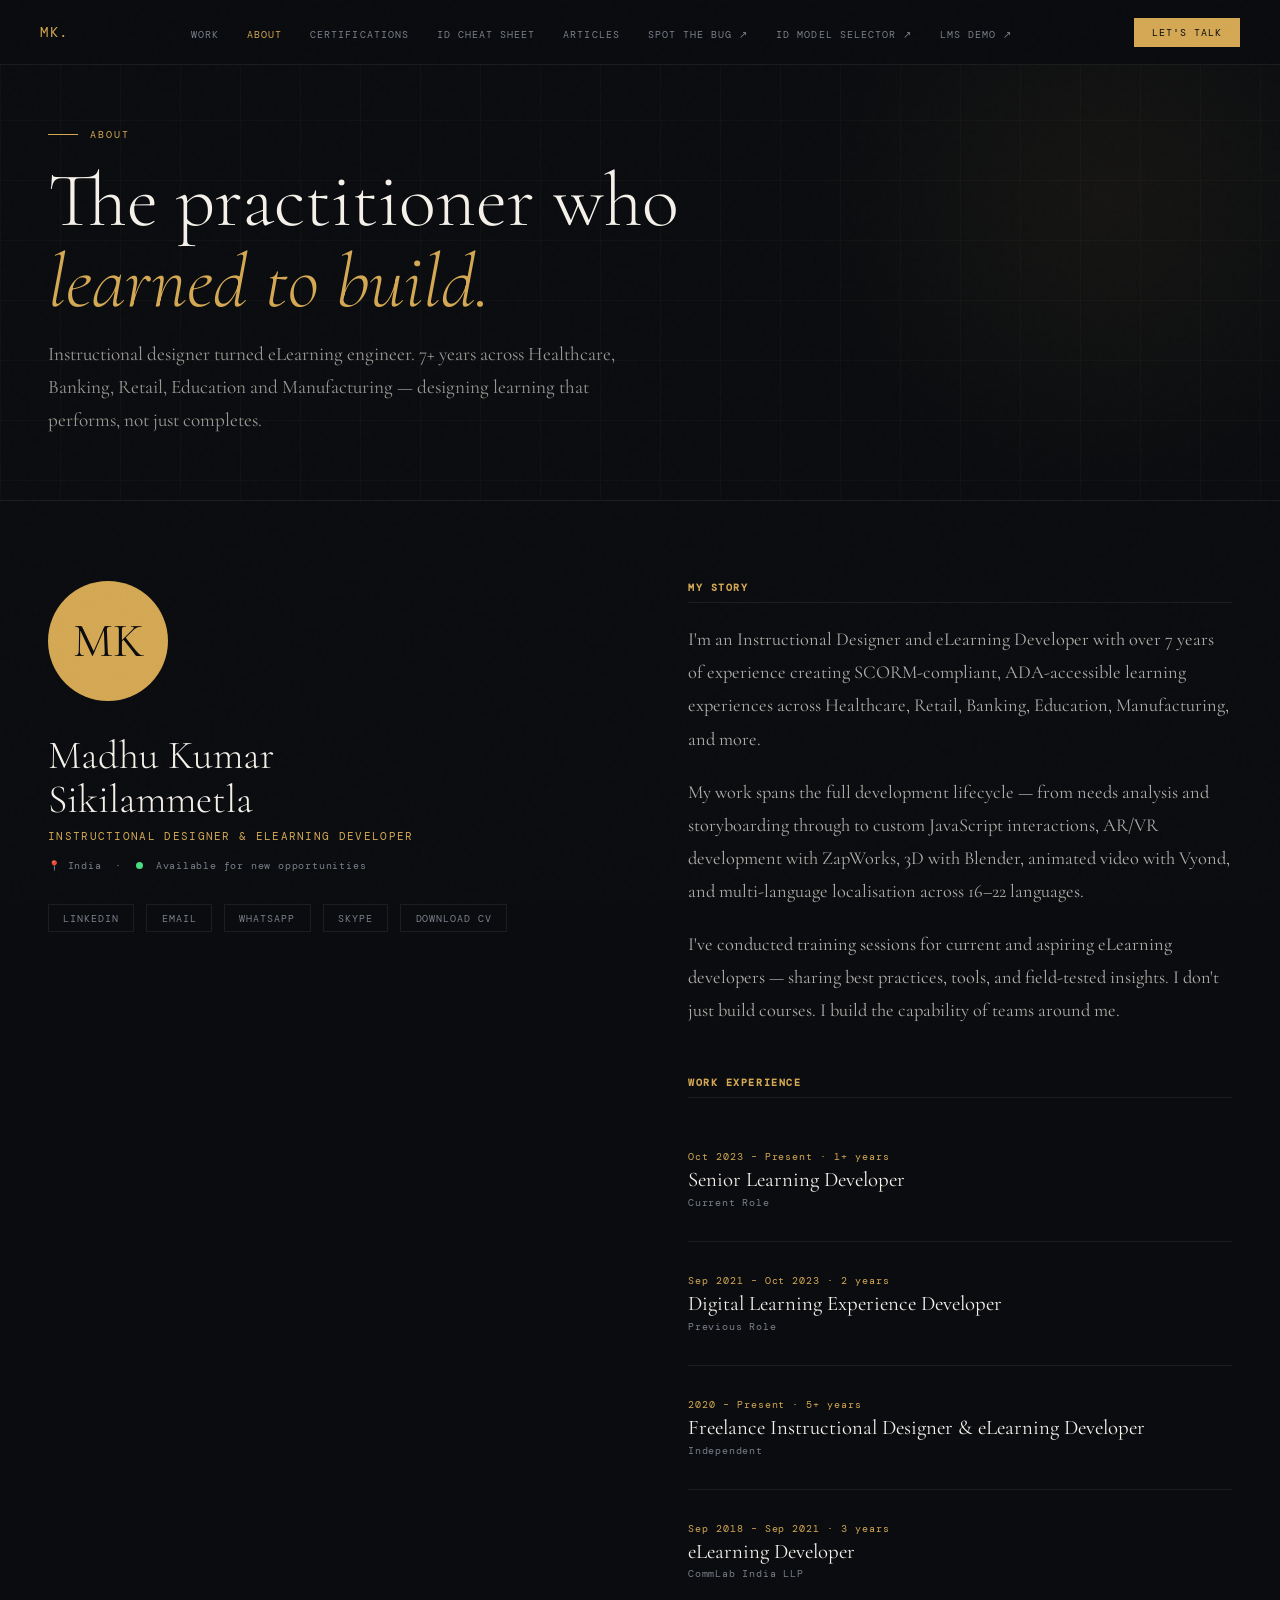
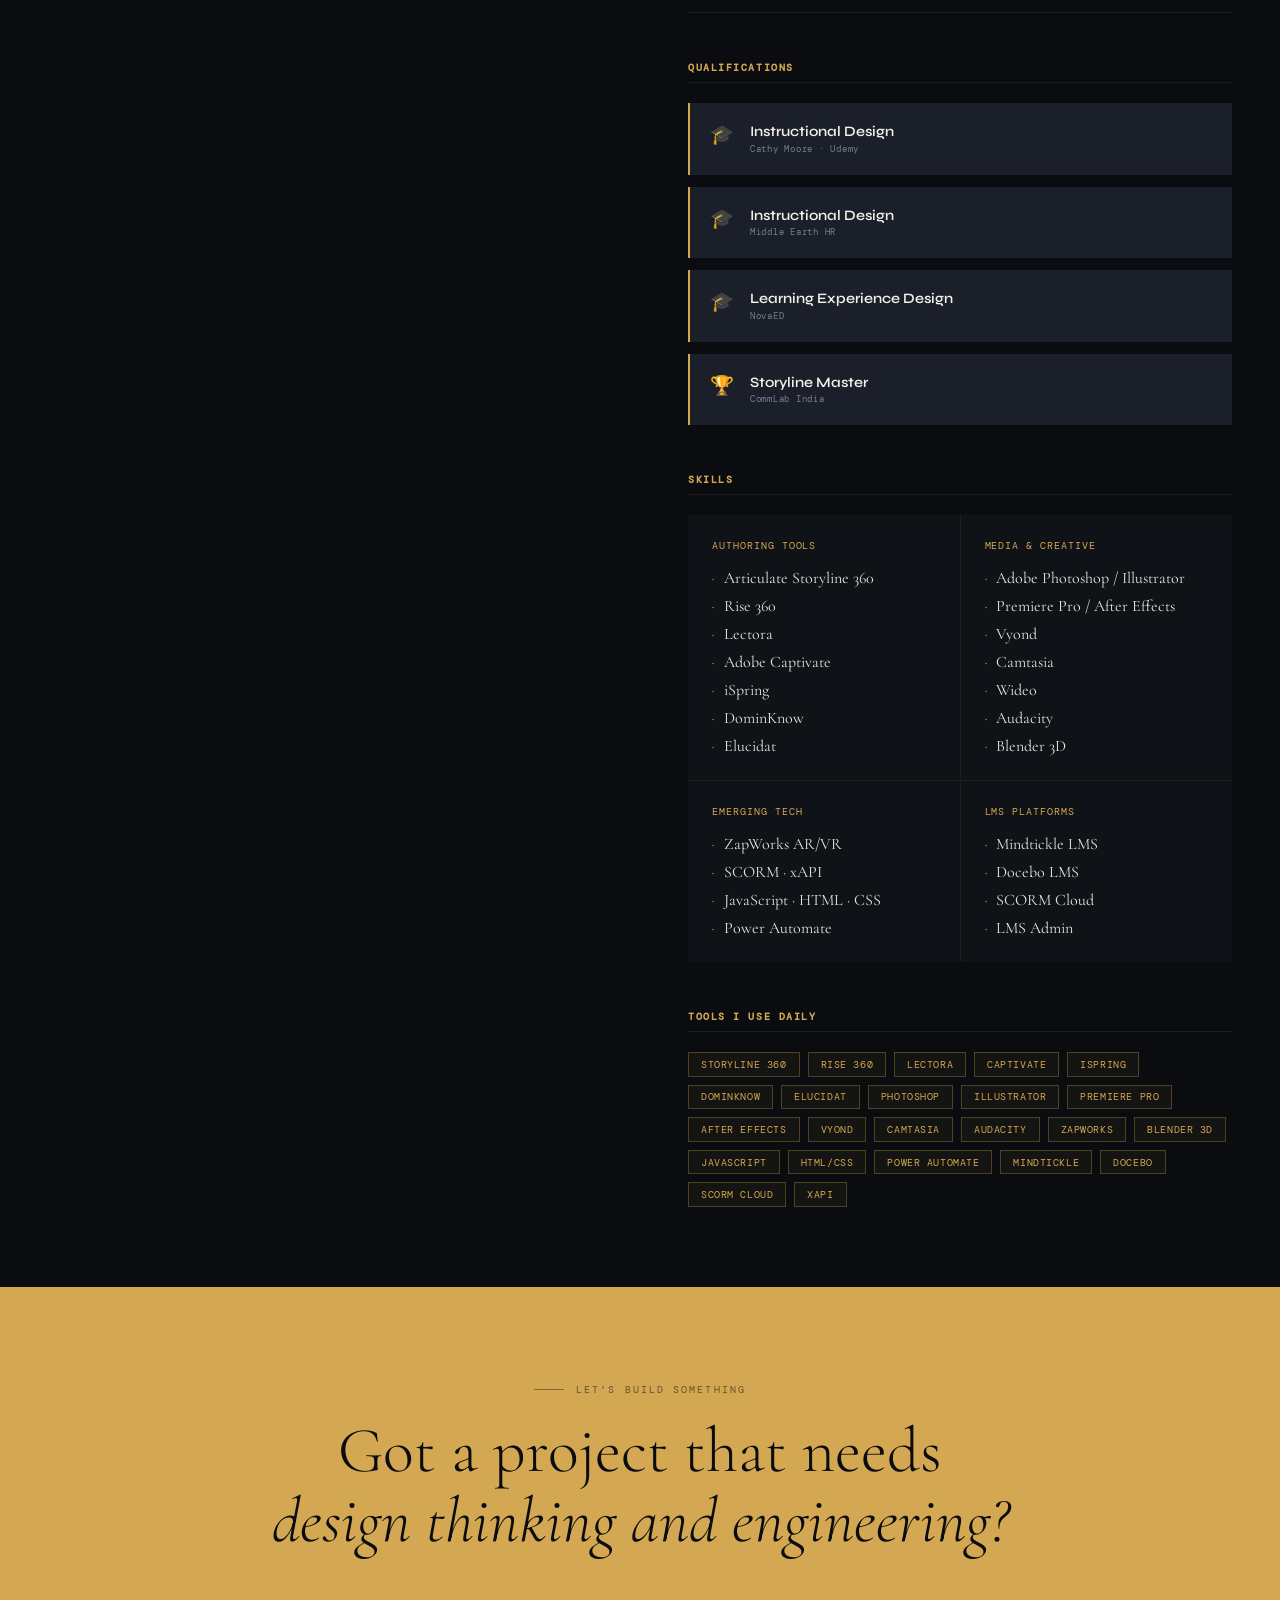
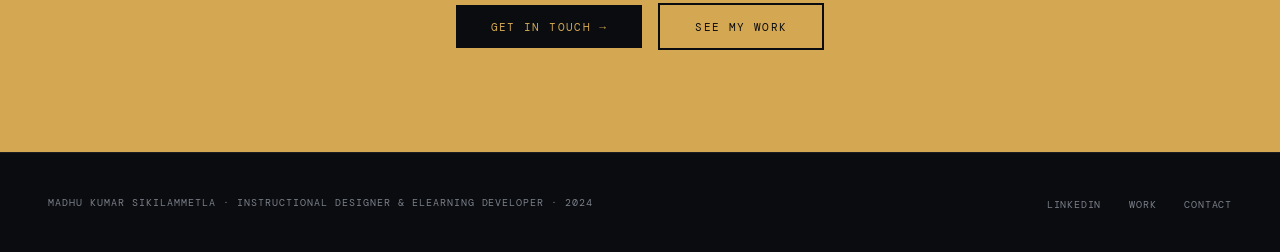
<file: about.html>
<!DOCTYPE html>
<html lang="en">
<head>
<meta charset="UTF-8"><meta name="viewport" content="width=device-width,initial-scale=1">
<title>About | Madhu Kumar Sikilammetla</title>
<link rel="stylesheet" href="style.css">
<style>
.about-grid{display:grid;grid-template-columns:1fr 1fr;gap:6rem;align-items:start;padding:5rem 3rem}
.profile-box{position:sticky;top:6rem}
.avatar-circle{width:120px;height:120px;background:var(--accent);border-radius:50%;display:flex;align-items:center;justify-content:center;font-family:'Cormorant Garamond',serif;font-size:3rem;color:var(--bg);margin-bottom:2rem}
.profile-name{font-family:'Cormorant Garamond',serif;font-size:2.5rem;font-weight:300;color:var(--white);line-height:1.1;margin-bottom:.5rem}
.profile-title{font-family:'DM Mono',monospace;font-size:.68rem;letter-spacing:.12em;text-transform:uppercase;color:var(--accent);margin-bottom:1rem}
.profile-meta{font-family:'DM Mono',monospace;font-size:.62rem;letter-spacing:.08em;color:var(--muted);margin-bottom:2rem}
.profile-links{display:flex;gap:.75rem;flex-wrap:wrap}
.profile-links a{font-family:'DM Mono',monospace;font-size:.6rem;letter-spacing:.1em;text-transform:uppercase;color:var(--muted);border:1px solid var(--border);padding:.4rem .9rem;text-decoration:none;transition:all .2s}
.profile-links a:hover{color:var(--accent);border-color:var(--accent)}
.about-content h3{font-family:'DM Mono',monospace;font-size:.65rem;letter-spacing:.15em;text-transform:uppercase;color:var(--accent);margin-bottom:1.25rem;margin-top:3rem;padding-bottom:.5rem;border-bottom:1px solid var(--border)}
.about-content h3:first-child{margin-top:0}
.about-content p{font-family:'Cormorant Garamond',serif;font-size:1.15rem;line-height:1.8;color:rgba(232,228,220,.75);margin-bottom:1.25rem}
.skills-grid{display:grid;grid-template-columns:1fr 1fr;gap:1px;background:var(--border);margin-top:1rem}
.skill-group{background:var(--bg2);padding:1.5rem}
.skill-group-title{font-family:'DM Mono',monospace;font-size:.6rem;letter-spacing:.1em;text-transform:uppercase;color:var(--accent);margin-bottom:1rem}
.skill-list{list-style:none;display:flex;flex-direction:column;gap:.5rem}
.skill-list li{font-family:'Cormorant Garamond',serif;font-size:1rem;color:var(--text);display:flex;align-items:center;gap:.6rem}
.skill-list li::before{content:'◆';color:var(--accent);font-size:.45rem;flex-shrink:0}
.exp-items{display:flex;flex-direction:column;gap:0}
.exp-item{padding:2rem 0;border-bottom:1px solid var(--border)}
.exp-period{font-family:'DM Mono',monospace;font-size:.6rem;letter-spacing:.1em;color:var(--accent);margin-bottom:.3rem}
.exp-role{font-family:'Cormorant Garamond',serif;font-size:1.3rem;font-weight:400;color:var(--white);margin-bottom:.2rem}
.exp-company{font-family:'DM Mono',monospace;font-size:.62rem;letter-spacing:.08em;color:var(--muted)}
.quals{display:flex;flex-direction:column;gap:.75rem;margin-top:1rem}
.qual-item{display:flex;align-items:flex-start;gap:1rem;padding:1.25rem;background:var(--surface);border-left:2px solid var(--accent)}
.qual-icon{font-size:1.2rem;flex-shrink:0}
.qual-name{font-family:'Syne',sans-serif;font-size:.9rem;font-weight:600;color:var(--white);margin-bottom:.15rem}
.qual-issuer{font-family:'DM Mono',monospace;font-size:.58rem;letter-spacing:.08em;color:var(--muted)}
.tools-scroll{display:flex;flex-wrap:wrap;gap:.5rem;margin-top:1rem}
.tool-chip{font-family:'DM Mono',monospace;font-size:.6rem;letter-spacing:.06em;text-transform:uppercase;color:var(--accent);border:1px solid rgba(212,168,83,.3);padding:.3rem .75rem;background:rgba(212,168,83,.05)}
@media(max-width:900px){.about-grid{grid-template-columns:1fr;padding:3rem 1.5rem;gap:3rem}.profile-box{position:static}.skills-grid{grid-template-columns:1fr}}
</style>
</head>
<body>
<nav>
  <a class="nav-logo" href="index.html">MK.</a>
  <ul class="nav-links">
    <li><a href="work.html">Work</a></li><li><a href="about.html" class="active">About</a></li>
    <li><a href="certifications.html">Certifications</a></li><li><a href="id-frameworks.html">ID Cheat Sheet</a></li>
    <li><a href="articles.html">Articles</a></li><li><a href="spot-the-bug.html">Spot the Bug ↗</a></li>
    <li><a href="id-model-selector.html">ID Model Selector ↗</a></li><li><a href="lms-demo.html">LMS Demo ↗</a></li>
  </ul>
  <a href="contact.html" class="nav-cta">Let's Talk</a>
</nav>

<div class="page-hero">
  <div class="page-hero-grid"></div><div class="page-hero-glow"></div>
  <div class="eyebrow fade-up">About</div>
  <h1 class="page-title fade-up">The practitioner who<br><em>learned to build.</em></h1>
  <p class="page-subtitle fade-up">Instructional designer turned eLearning engineer. 7+ years across Healthcare, Banking, Retail, Education and Manufacturing — designing learning that performs, not just completes.</p>
</div>

<div class="about-grid">
  <div class="profile-box fade-up">
    <div class="avatar-circle">MK</div>
    <div class="profile-name">Madhu Kumar<br>Sikilammetla</div>
    <div class="profile-title">Instructional Designer & eLearning Developer</div>
    <div class="profile-meta">📍 India &nbsp;·&nbsp; <span class="dot-green"></span> Available for new opportunities</div>
    <div class="profile-links">
      <a href="https://www.linkedin.com/in/madhu-kumar-sikilammetla-22694598" target="_blank">LinkedIn</a>
      <a href="mailto:madhukumar5290@gmail.com">Email</a>
      <a href="https://wa.me/918688228517" target="_blank">WhatsApp</a>
      <a href="https://join.skype.com/invite/azlPdkwXWSUL" target="_blank">Skype</a>
      <a href="https://drive.google.com/file/d/1wsBtUEBdSjdLwK7CxFID6ttaW6afTxf6/view" target="_blank">Download CV</a>
    </div>
  </div>

  <div class="about-content">
    <h3>My Story</h3>
    <p>I'm an Instructional Designer and eLearning Developer with over 7 years of experience creating SCORM-compliant, ADA-accessible learning experiences across Healthcare, Retail, Banking, Education, Manufacturing, and more.</p>
    <p>My work spans the full development lifecycle — from needs analysis and storyboarding through to custom JavaScript interactions, AR/VR development with ZapWorks, 3D with Blender, animated video with Vyond, and multi-language localisation across 16–22 languages.</p>
    <p>I've conducted training sessions for current and aspiring eLearning developers — sharing best practices, tools, and field-tested insights. I don't just build courses. I build the capability of teams around me.</p>

    <h3>Work Experience</h3>
    <div class="exp-items">
      <div class="exp-item"><div class="exp-period">Oct 2023 – Present · 1+ years</div><div class="exp-role">Senior Learning Developer</div><div class="exp-company">Current Role</div></div>
      <div class="exp-item"><div class="exp-period">Sep 2021 – Oct 2023 · 2 years</div><div class="exp-role">Digital Learning Experience Developer</div><div class="exp-company">Previous Role</div></div>
      <div class="exp-item"><div class="exp-period">2020 – Present · 5+ years</div><div class="exp-role">Freelance Instructional Designer & eLearning Developer</div><div class="exp-company">Independent</div></div>
      <div class="exp-item"><div class="exp-period">Sep 2018 – Sep 2021 · 3 years</div><div class="exp-role">eLearning Developer</div><div class="exp-company">CommLab India LLP</div></div>
    </div>

    <h3>Qualifications</h3>
    <div class="quals">
      <div class="qual-item"><div class="qual-icon">🎓</div><div><div class="qual-name">Instructional Design</div><div class="qual-issuer">Cathy Moore · Udemy</div></div></div>
      <div class="qual-item"><div class="qual-icon">🎓</div><div><div class="qual-name">Instructional Design</div><div class="qual-issuer">Middle Earth HR</div></div></div>
      <div class="qual-item"><div class="qual-icon">🎓</div><div><div class="qual-name">Learning Experience Design</div><div class="qual-issuer">NovaED</div></div></div>
      <div class="qual-item"><div class="qual-icon">🏆</div><div><div class="qual-name">Storyline Master</div><div class="qual-issuer">CommLab India</div></div></div>
    </div>

    <h3>Skills</h3>
    <div class="skills-grid">
      <div class="skill-group"><div class="skill-group-title">Authoring Tools</div><ul class="skill-list"><li>Articulate Storyline 360</li><li>Rise 360</li><li>Lectora</li><li>Adobe Captivate</li><li>iSpring</li><li>DominKnow</li><li>Elucidat</li></ul></div>
      <div class="skill-group"><div class="skill-group-title">Media & Creative</div><ul class="skill-list"><li>Adobe Photoshop / Illustrator</li><li>Premiere Pro / After Effects</li><li>Vyond</li><li>Camtasia</li><li>Wideo</li><li>Audacity</li><li>Blender 3D</li></ul></div>
      <div class="skill-group"><div class="skill-group-title">Emerging Tech</div><ul class="skill-list"><li>ZapWorks AR/VR</li><li>SCORM · xAPI</li><li>JavaScript · HTML · CSS</li><li>Power Automate</li></ul></div>
      <div class="skill-group"><div class="skill-group-title">LMS Platforms</div><ul class="skill-list"><li>Mindtickle LMS</li><li>Docebo LMS</li><li>SCORM Cloud</li><li>LMS Admin</li></ul></div>
    </div>

    <h3>Tools I Use Daily</h3>
    <div class="tools-scroll">
      <span class="tool-chip">Storyline 360</span><span class="tool-chip">Rise 360</span><span class="tool-chip">Lectora</span><span class="tool-chip">Captivate</span><span class="tool-chip">iSpring</span><span class="tool-chip">DominKnow</span><span class="tool-chip">Elucidat</span><span class="tool-chip">Photoshop</span><span class="tool-chip">Illustrator</span><span class="tool-chip">Premiere Pro</span><span class="tool-chip">After Effects</span><span class="tool-chip">Vyond</span><span class="tool-chip">Camtasia</span><span class="tool-chip">Audacity</span><span class="tool-chip">ZapWorks</span><span class="tool-chip">Blender 3D</span><span class="tool-chip">JavaScript</span><span class="tool-chip">HTML/CSS</span><span class="tool-chip">Power Automate</span><span class="tool-chip">Mindtickle</span><span class="tool-chip">Docebo</span><span class="tool-chip">SCORM Cloud</span><span class="tool-chip">xAPI</span>
    </div>
  </div>
</div>

<div class="cta-band">
  <div class="eyebrow" style="justify-content:center">Let's build something</div>
  <h2 class="cta-band-title">Got a project that needs<br><em>design thinking and engineering?</em></h2>
  <a href="contact.html" class="btn-dark">Get in Touch →</a>
  <a href="work.html" class="btn-dark" style="background:transparent;color:var(--bg);border:2px solid var(--bg)">See My Work</a>
</div>
<footer>
  <div class="footer-logo">Madhu Kumar Sikilammetla · Instructional Designer & eLearning Developer · 2024</div>
  <ul class="footer-links"><li><a href="https://www.linkedin.com/in/madhu-kumar-sikilammetla-22694598" target="_blank">LinkedIn</a></li><li><a href="work.html">Work</a></li><li><a href="contact.html">Contact</a></li></ul>
</footer>
<script src="main.js"></script>
</body>
</html>
</file>
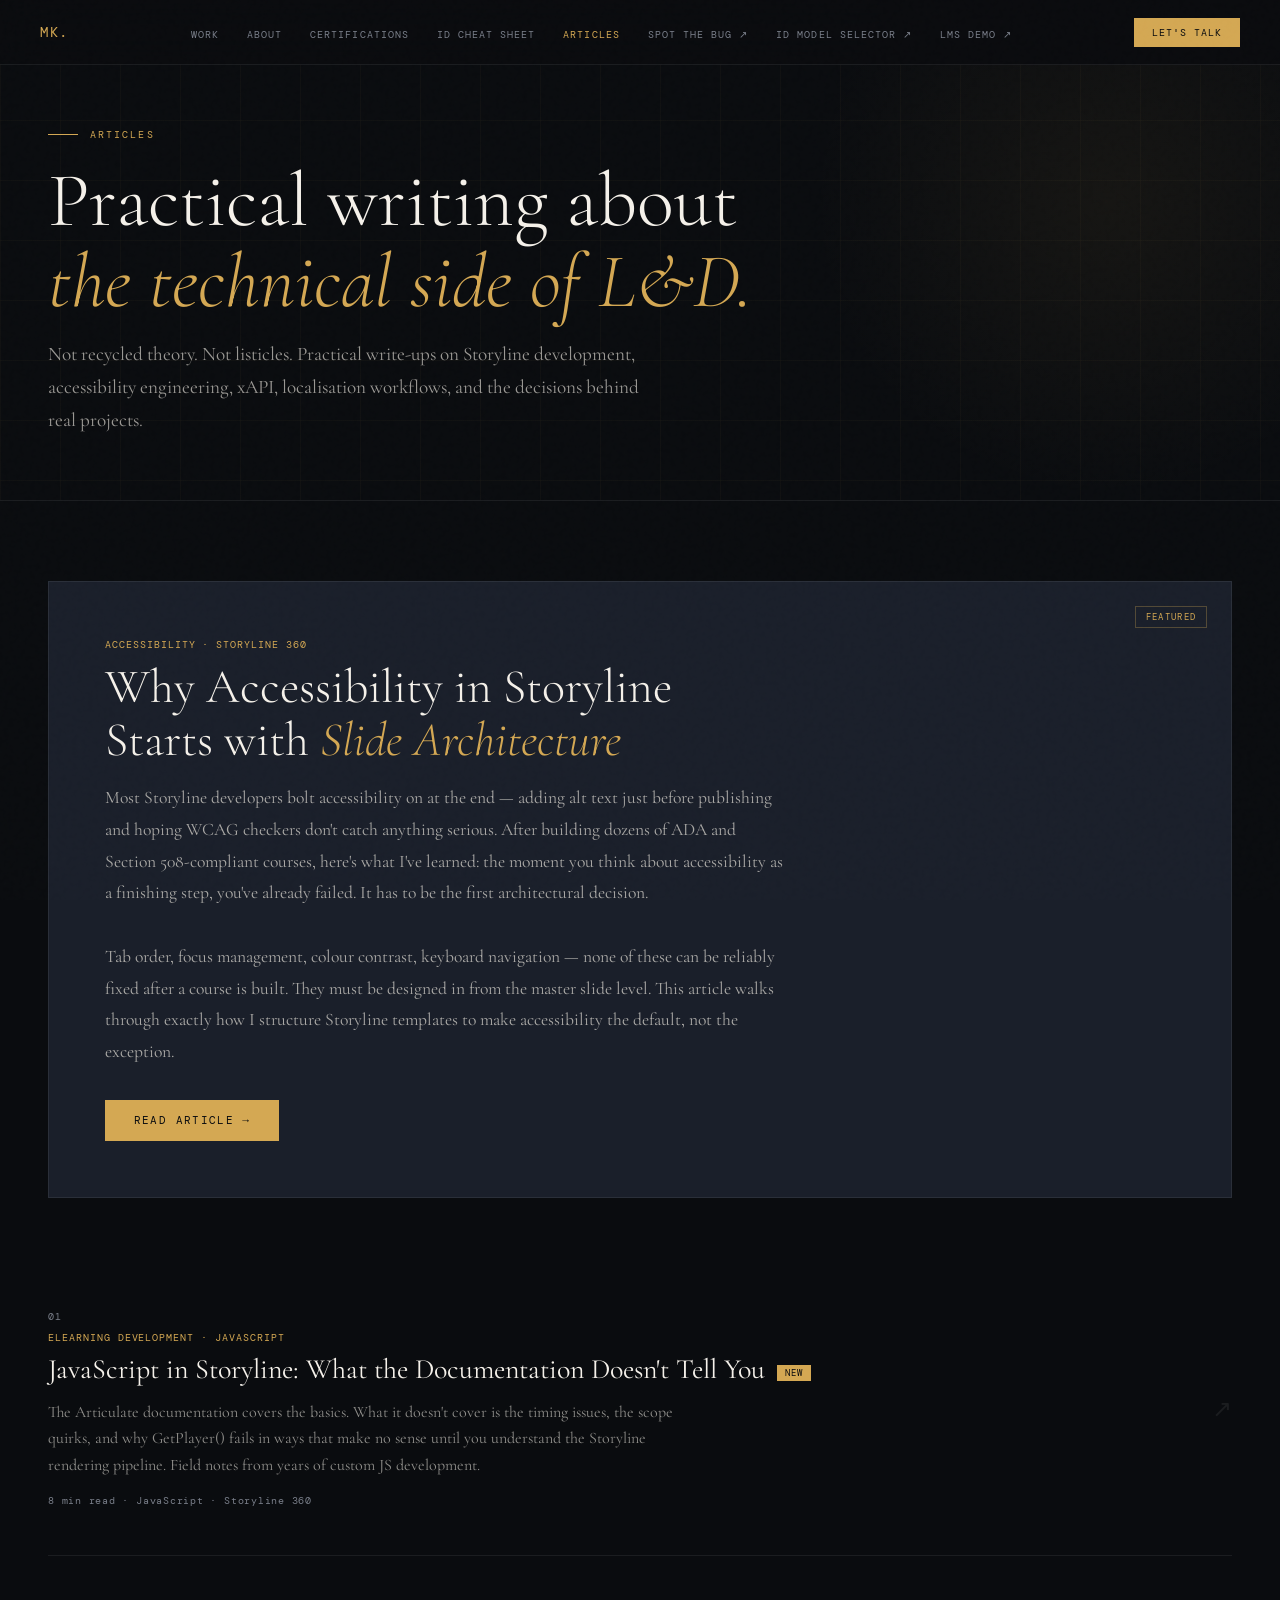
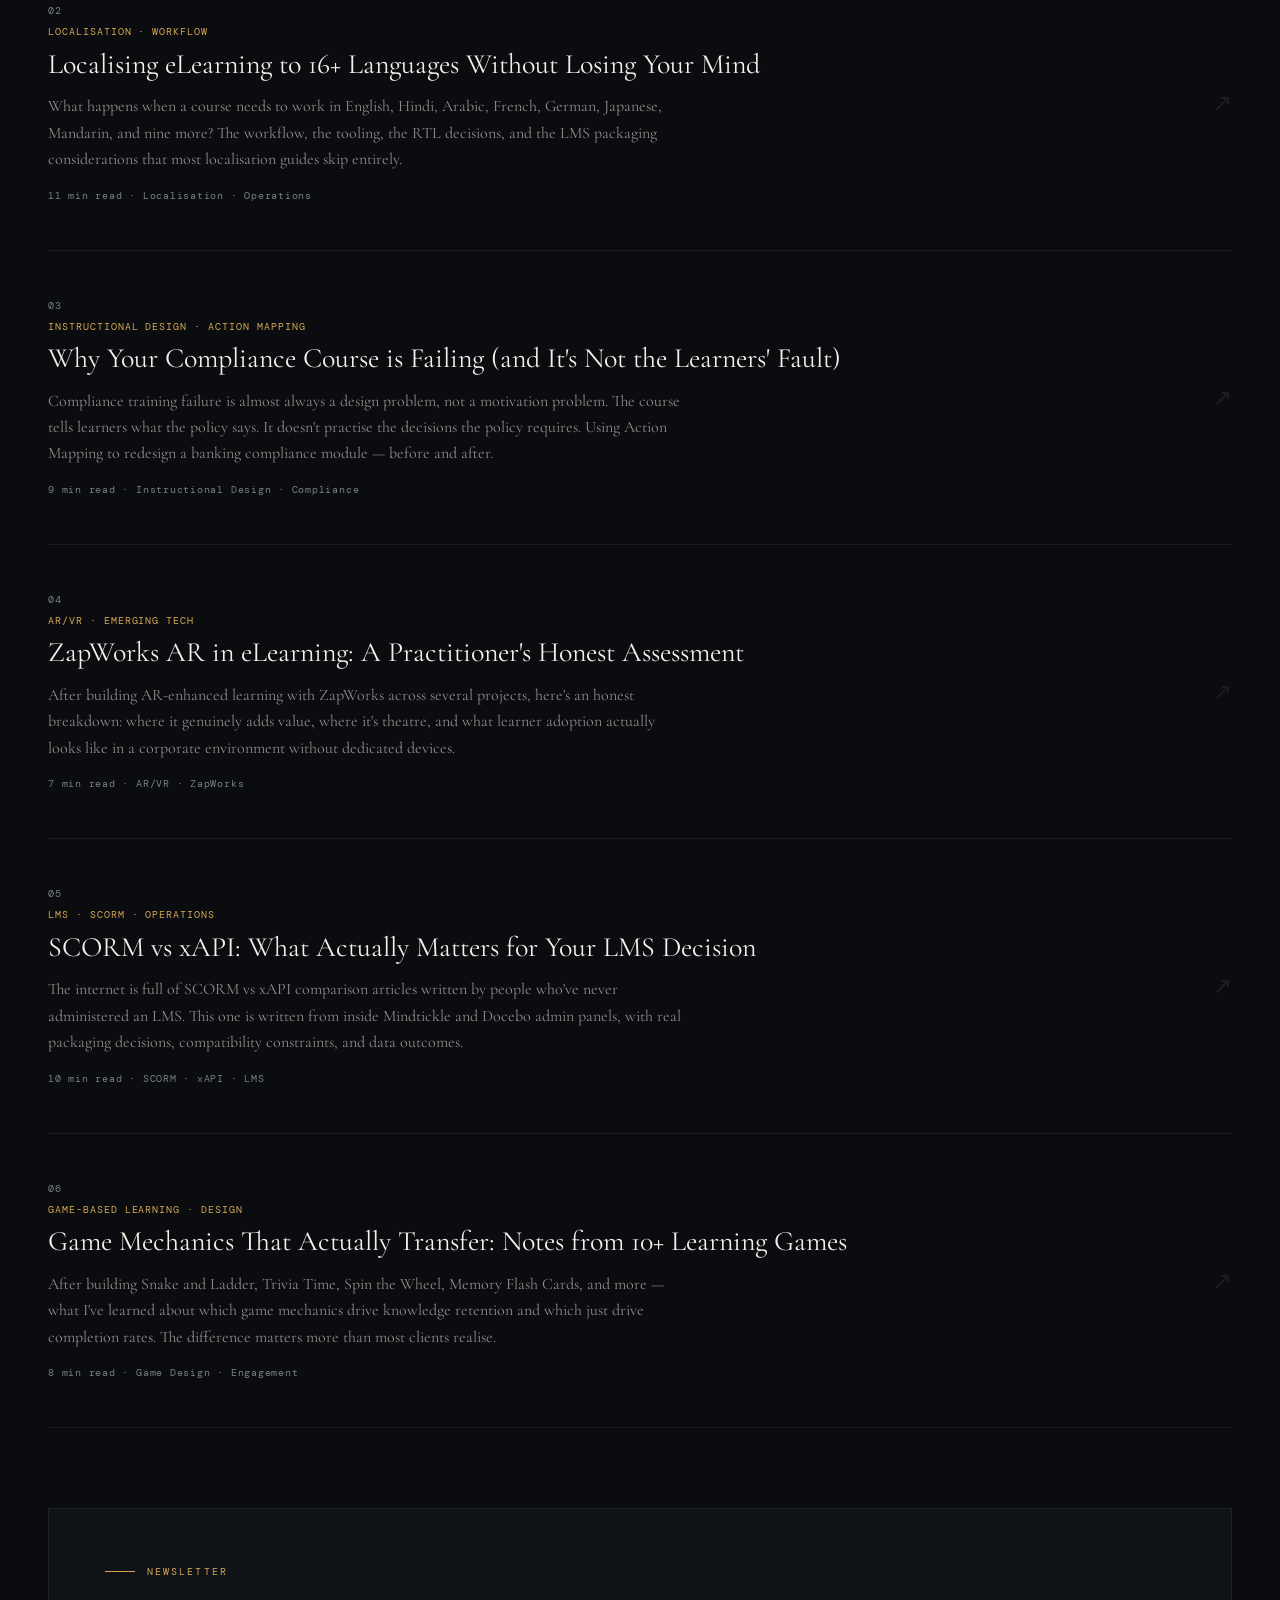
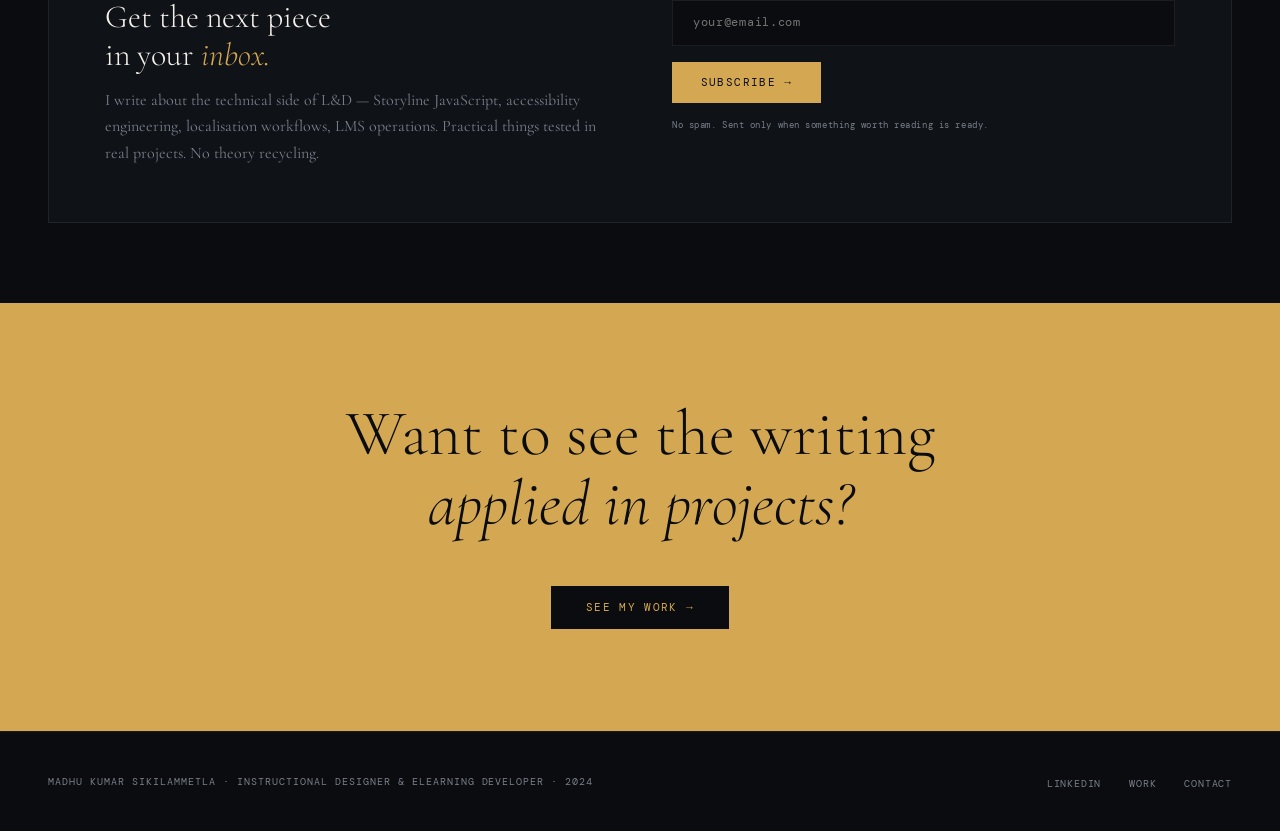
<file: articles.html>
<!DOCTYPE html>
<html lang="en">
<head>
<meta charset="UTF-8"><meta name="viewport" content="width=device-width,initial-scale=1">
<title>Articles | Madhu Kumar Sikilammetla</title>
<link rel="stylesheet" href="style.css">
<style>
.article-list{display:flex;flex-direction:column;gap:0;margin-top:3.5rem}
.article-item{padding:3rem 0;border-bottom:1px solid var(--border);display:grid;grid-template-columns:1fr auto;gap:2rem;align-items:start;cursor:pointer;transition:opacity .2s}
.article-item:hover{opacity:.85}
.article-num{font-family:'DM Mono',monospace;font-size:.6rem;letter-spacing:.15em;color:var(--muted);margin-bottom:.5rem}
.article-tag{font-family:'DM Mono',monospace;font-size:.6rem;letter-spacing:.1em;text-transform:uppercase;color:var(--accent);margin-bottom:.6rem}
.article-title{font-family:'Cormorant Garamond',serif;font-size:1.75rem;font-weight:400;color:var(--white);line-height:1.2;margin-bottom:.75rem}
.article-excerpt{font-family:'Cormorant Garamond',serif;font-size:1rem;line-height:1.65;color:rgba(232,228,220,.6);max-width:640px;margin-bottom:1rem}
.article-meta{font-family:'DM Mono',monospace;font-size:.6rem;letter-spacing:.08em;color:var(--muted)}
.article-arrow{font-family:'DM Mono',monospace;font-size:1.5rem;color:var(--border);transition:color .3s;align-self:center}
.article-item:hover .article-arrow{color:var(--accent)}
.article-new{display:inline-block;font-family:'DM Mono',monospace;font-size:.55rem;letter-spacing:.1em;text-transform:uppercase;background:var(--accent);color:var(--bg);padding:.2rem .5rem;margin-left:.75rem;vertical-align:middle}
.featured-article{background:var(--surface);border:1px solid var(--border);padding:3.5rem;margin-bottom:4rem;position:relative;overflow:hidden}
.featured-article::before{content:'FEATURED';position:absolute;top:1.5rem;right:1.5rem;font-family:'DM Mono',monospace;font-size:.55rem;letter-spacing:.15em;color:var(--accent);border:1px solid rgba(212,168,83,.3);padding:.25rem .6rem}
.fa-title{font-family:'Cormorant Garamond',serif;font-size:clamp(1.8rem,4vw,3rem);font-weight:300;color:var(--white);line-height:1.1;margin-bottom:1rem}
.fa-title em{font-style:italic;color:var(--accent)}
.fa-body{font-family:'Cormorant Garamond',serif;font-size:1.1rem;line-height:1.8;color:rgba(232,228,220,.7);margin-bottom:2rem;max-width:680px}
.newsletter-band{background:var(--bg2);border:1px solid var(--border);padding:3.5rem;margin-top:5rem;display:grid;grid-template-columns:1fr 1fr;gap:4rem;align-items:center}
.nl-title{font-family:'Cormorant Garamond',serif;font-size:2rem;font-weight:300;color:var(--white);line-height:1.2;margin-bottom:.75rem}
.nl-title em{font-style:italic;color:var(--accent)}
.nl-body{font-family:'Cormorant Garamond',serif;font-size:1rem;line-height:1.65;color:var(--muted)}
.nl-form{display:flex;flex-direction:column;gap:1rem}
.nl-input{font-family:'DM Mono',monospace;font-size:.72rem;letter-spacing:.06em;background:var(--bg);border:1px solid var(--border);color:var(--text);padding:.9rem 1.25rem;outline:none;transition:border-color .2s}
.nl-input:focus{border-color:var(--accent)}
.nl-note{font-family:'DM Mono',monospace;font-size:.58rem;letter-spacing:.06em;color:var(--muted)}
@media(max-width:900px){.article-item{grid-template-columns:1fr}.article-arrow{display:none}.newsletter-band{grid-template-columns:1fr;gap:2rem}}
</style>
</head>
<body>
<nav>
  <a class="nav-logo" href="index.html">MK.</a>
  <ul class="nav-links">
    <li><a href="work.html">Work</a></li><li><a href="about.html">About</a></li>
    <li><a href="certifications.html">Certifications</a></li><li><a href="id-frameworks.html">ID Cheat Sheet</a></li>
    <li><a href="articles.html" class="active">Articles</a></li><li><a href="spot-the-bug.html">Spot the Bug ↗</a></li>
    <li><a href="id-model-selector.html">ID Model Selector ↗</a></li><li><a href="lms-demo.html">LMS Demo ↗</a></li>
  </ul>
  <a href="contact.html" class="nav-cta">Let's Talk</a>
</nav>

<div class="page-hero">
  <div class="page-hero-grid"></div><div class="page-hero-glow"></div>
  <div class="eyebrow fade-up">Articles</div>
  <h1 class="page-title fade-up">Practical writing about<br><em>the technical side of L&D.</em></h1>
  <p class="page-subtitle fade-up">Not recycled theory. Not listicles. Practical write-ups on Storyline development, accessibility engineering, xAPI, localisation workflows, and the decisions behind real projects.</p>
</div>

<section class="inner">
  <div class="featured-article fade-up">
    <div class="article-tag">Accessibility · Storyline 360</div>
    <h2 class="fa-title">Why Accessibility in Storyline<br>Starts with <em>Slide Architecture</em></h2>
    <p class="fa-body">Most Storyline developers bolt accessibility on at the end — adding alt text just before publishing and hoping WCAG checkers don't catch anything serious. After building dozens of ADA and Section 508-compliant courses, here's what I've learned: the moment you think about accessibility as a finishing step, you've already failed. It has to be the first architectural decision.</p>
    <p class="fa-body">Tab order, focus management, colour contrast, keyboard navigation — none of these can be reliably fixed after a course is built. They must be designed in from the master slide level. This article walks through exactly how I structure Storyline templates to make accessibility the default, not the exception.</p>
    <a href="#" class="btn-primary">Read Article →</a>
  </div>

  <div class="article-list">
    <div class="article-item fade-up">
      <div>
        <div class="article-num">01</div>
        <div class="article-tag">eLearning Development · JavaScript</div>
        <h3 class="article-title">JavaScript in Storyline: What the Documentation Doesn't Tell You<span class="article-new">New</span></h3>
        <p class="article-excerpt">The Articulate documentation covers the basics. What it doesn't cover is the timing issues, the scope quirks, and why GetPlayer() fails in ways that make no sense until you understand the Storyline rendering pipeline. Field notes from years of custom JS development.</p>
        <div class="article-meta">8 min read · JavaScript · Storyline 360</div>
      </div>
      <div class="article-arrow">↗</div>
    </div>

    <div class="article-item fade-up">
      <div>
        <div class="article-num">02</div>
        <div class="article-tag">Localisation · Workflow</div>
        <h3 class="article-title">Localising eLearning to 16+ Languages Without Losing Your Mind</h3>
        <p class="article-excerpt">What happens when a course needs to work in English, Hindi, Arabic, French, German, Japanese, Mandarin, and nine more? The workflow, the tooling, the RTL decisions, and the LMS packaging considerations that most localisation guides skip entirely.</p>
        <div class="article-meta">11 min read · Localisation · Operations</div>
      </div>
      <div class="article-arrow">↗</div>
    </div>

    <div class="article-item fade-up">
      <div>
        <div class="article-num">03</div>
        <div class="article-tag">Instructional Design · Action Mapping</div>
        <h3 class="article-title">Why Your Compliance Course is Failing (and It's Not the Learners' Fault)</h3>
        <p class="article-excerpt">Compliance training failure is almost always a design problem, not a motivation problem. The course tells learners what the policy says. It doesn't practise the decisions the policy requires. Using Action Mapping to redesign a banking compliance module — before and after.</p>
        <div class="article-meta">9 min read · Instructional Design · Compliance</div>
      </div>
      <div class="article-arrow">↗</div>
    </div>

    <div class="article-item fade-up">
      <div>
        <div class="article-num">04</div>
        <div class="article-tag">AR/VR · Emerging Tech</div>
        <h3 class="article-title">ZapWorks AR in eLearning: A Practitioner's Honest Assessment</h3>
        <p class="article-excerpt">After building AR-enhanced learning with ZapWorks across several projects, here's an honest breakdown: where it genuinely adds value, where it's theatre, and what learner adoption actually looks like in a corporate environment without dedicated devices.</p>
        <div class="article-meta">7 min read · AR/VR · ZapWorks</div>
      </div>
      <div class="article-arrow">↗</div>
    </div>

    <div class="article-item fade-up">
      <div>
        <div class="article-num">05</div>
        <div class="article-tag">LMS · SCORM · Operations</div>
        <h3 class="article-title">SCORM vs xAPI: What Actually Matters for Your LMS Decision</h3>
        <p class="article-excerpt">The internet is full of SCORM vs xAPI comparison articles written by people who've never administered an LMS. This one is written from inside Mindtickle and Docebo admin panels, with real packaging decisions, compatibility constraints, and data outcomes.</p>
        <div class="article-meta">10 min read · SCORM · xAPI · LMS</div>
      </div>
      <div class="article-arrow">↗</div>
    </div>

    <div class="article-item fade-up">
      <div>
        <div class="article-num">06</div>
        <div class="article-tag">Game-Based Learning · Design</div>
        <h3 class="article-title">Game Mechanics That Actually Transfer: Notes from 10+ Learning Games</h3>
        <p class="article-excerpt">After building Snake and Ladder, Trivia Time, Spin the Wheel, Memory Flash Cards, and more — what I've learned about which game mechanics drive knowledge retention and which just drive completion rates. The difference matters more than most clients realise.</p>
        <div class="article-meta">8 min read · Game Design · Engagement</div>
      </div>
      <div class="article-arrow">↗</div>
    </div>
  </div>

  <div class="newsletter-band fade-up">
    <div>
      <div class="eyebrow">Newsletter</div>
      <div class="nl-title">Get the next piece<br>in your <em>inbox.</em></div>
      <p class="nl-body">I write about the technical side of L&D — Storyline JavaScript, accessibility engineering, localisation workflows, LMS operations. Practical things tested in real projects. No theory recycling.</p>
    </div>
    <div>
      <div class="nl-form">
        <input class="nl-input" type="email" placeholder="your@email.com">
        <button class="btn-primary" style="align-self:flex-start">Subscribe →</button>
        <div class="nl-note">No spam. Sent only when something worth reading is ready.</div>
      </div>
    </div>
  </div>
</section>

<div class="cta-band">
  <h2 class="cta-band-title">Want to see the writing<br><em>applied in projects?</em></h2>
  <a href="work.html" class="btn-dark">See My Work →</a>
</div>
<footer>
  <div class="footer-logo">Madhu Kumar Sikilammetla · Instructional Designer & eLearning Developer · 2024</div>
  <ul class="footer-links"><li><a href="https://www.linkedin.com/in/madhu-kumar-sikilammetla-22694598" target="_blank">LinkedIn</a></li><li><a href="work.html">Work</a></li><li><a href="contact.html">Contact</a></li></ul>
</footer>
<script src="main.js"></script>
</body>
</html>
</file>
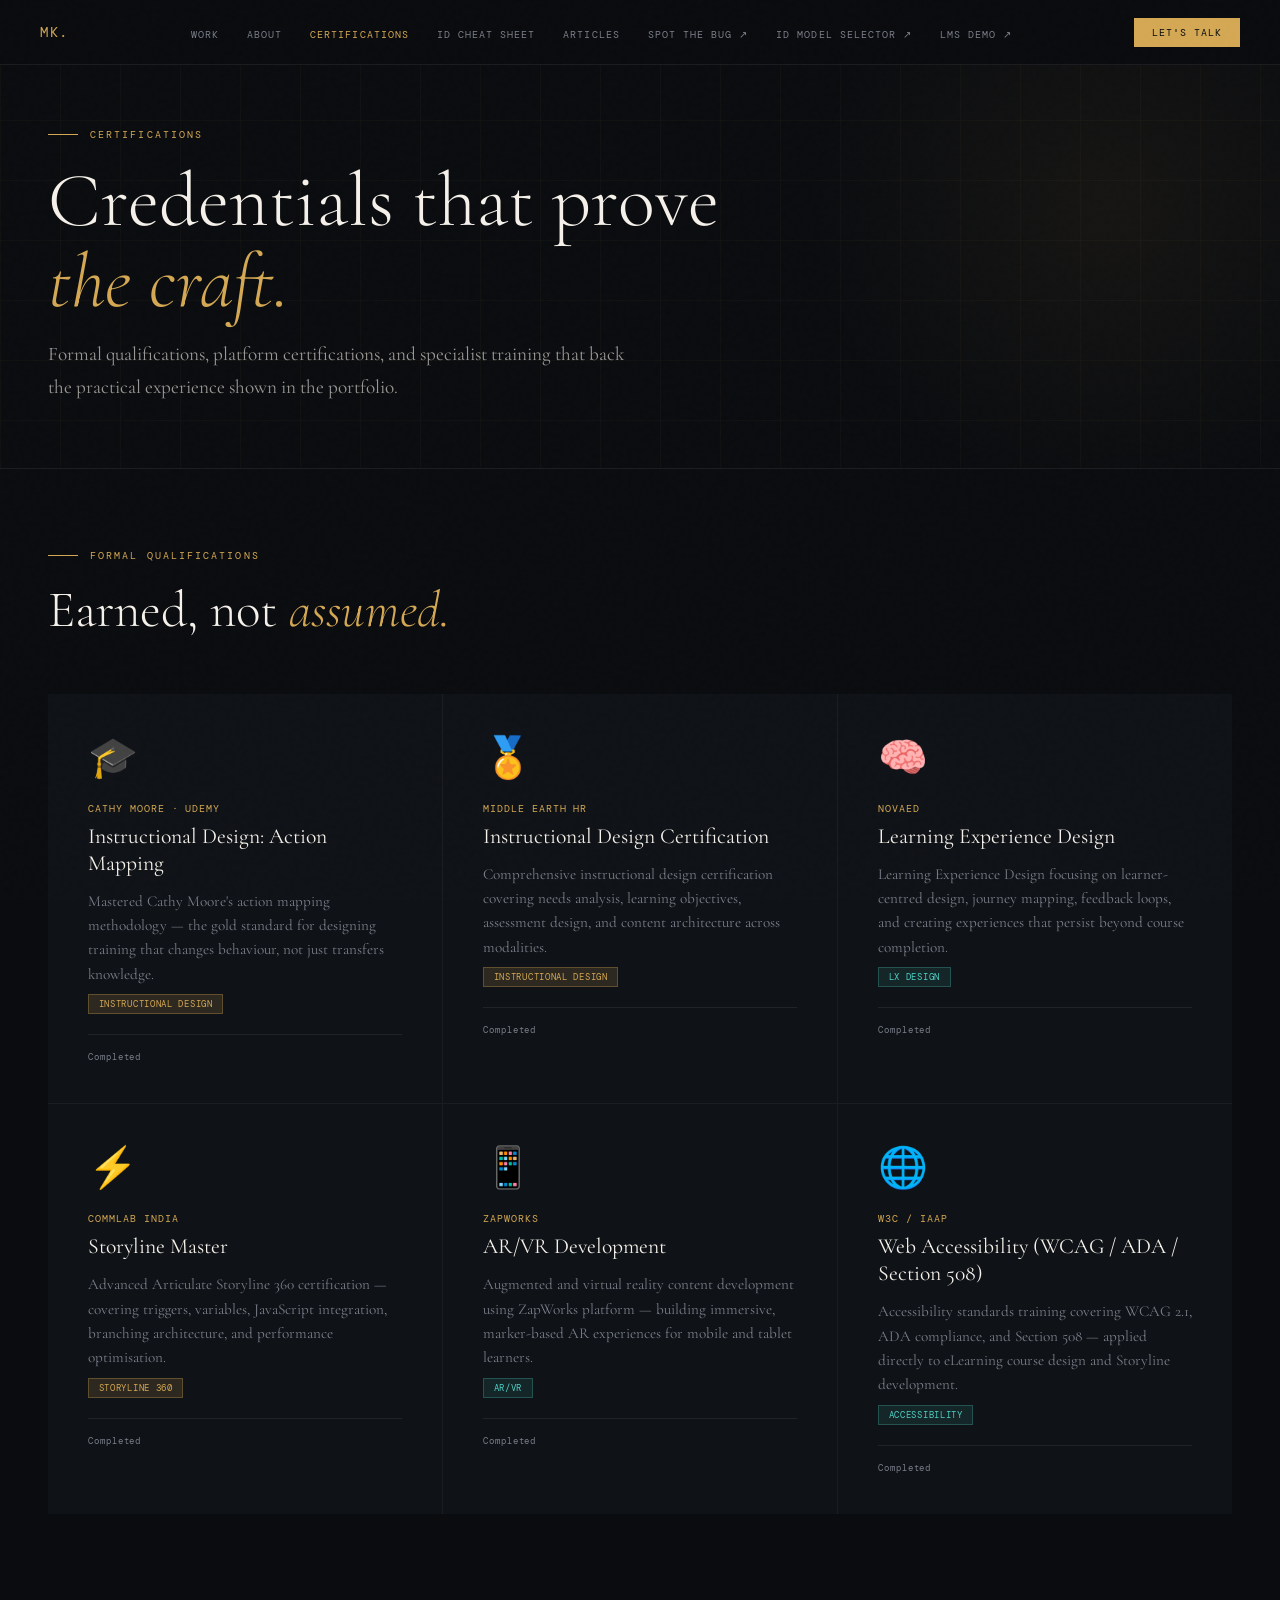
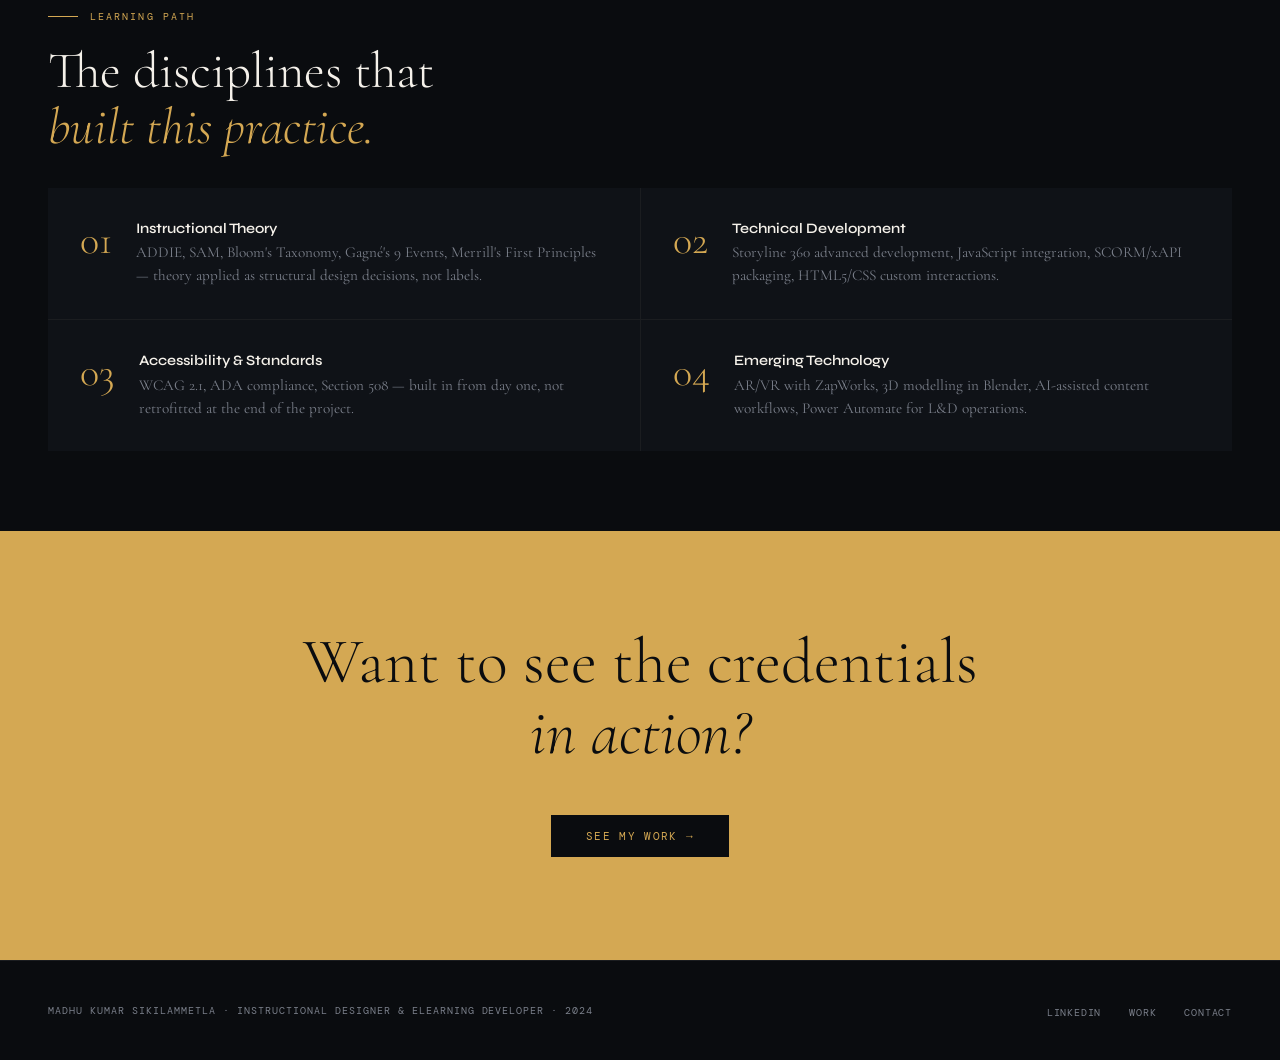
<file: certifications.html>
<!DOCTYPE html>
<html lang="en">
<head>
<meta charset="UTF-8"><meta name="viewport" content="width=device-width,initial-scale=1">
<title>Certifications | Madhu Kumar Sikilammetla</title>
<link rel="stylesheet" href="style.css">
<style>
.cert-grid{display:grid;grid-template-columns:repeat(3,1fr);gap:1px;background:var(--border);margin-top:3.5rem}
.cert-card{background:var(--bg2);padding:2.5rem;transition:background .3s;position:relative;overflow:hidden}
.cert-card::before{content:'';position:absolute;top:0;left:0;width:3px;height:0;background:var(--accent);transition:height .3s}
.cert-card:hover{background:var(--bg3)}.cert-card:hover::before{height:100%}
.cert-icon{font-size:2.5rem;margin-bottom:1.25rem;display:block}
.cert-issuer{font-family:'DM Mono',monospace;font-size:.6rem;letter-spacing:.1em;text-transform:uppercase;color:var(--accent);margin-bottom:.5rem}
.cert-name{font-family:'Cormorant Garamond',serif;font-size:1.35rem;font-weight:400;color:var(--white);line-height:1.25;margin-bottom:.75rem}
.cert-desc{font-family:'Cormorant Garamond',serif;font-size:.95rem;line-height:1.6;color:var(--muted)}
.cert-year{font-family:'DM Mono',monospace;font-size:.58rem;letter-spacing:.1em;color:var(--muted);margin-top:1.25rem;padding-top:1rem;border-top:1px solid var(--border)}
.badge{display:inline-block;font-family:'DM Mono',monospace;font-size:.55rem;letter-spacing:.08em;text-transform:uppercase;padding:.2rem .6rem;margin-top:.5rem}
.badge-gold{background:rgba(212,168,83,.15);color:var(--accent);border:1px solid rgba(212,168,83,.3)}
.badge-blue{background:rgba(79,209,197,.1);color:var(--accent2);border:1px solid rgba(79,209,197,.25)}
.learning-path{margin-top:6rem}
.lp-grid{display:grid;grid-template-columns:1fr 1fr;gap:1px;background:var(--border);margin-top:2rem}
.lp-item{background:var(--bg2);padding:2rem;display:flex;gap:1.5rem;align-items:flex-start}
.lp-num{font-family:'Cormorant Garamond',serif;font-size:2.5rem;font-weight:300;color:var(--accent);line-height:1;flex-shrink:0}
.lp-title{font-family:'Syne',sans-serif;font-size:.9rem;font-weight:600;color:var(--white);margin-bottom:.3rem}
.lp-sub{font-family:'Cormorant Garamond',serif;font-size:.95rem;color:var(--muted);line-height:1.5}
@media(max-width:900px){.cert-grid{grid-template-columns:1fr}.lp-grid{grid-template-columns:1fr}}
</style>
</head>
<body>
<nav>
  <a class="nav-logo" href="index.html">MK.</a>
  <ul class="nav-links">
    <li><a href="work.html">Work</a></li><li><a href="about.html">About</a></li>
    <li><a href="certifications.html" class="active">Certifications</a></li><li><a href="id-frameworks.html">ID Cheat Sheet</a></li>
    <li><a href="articles.html">Articles</a></li><li><a href="spot-the-bug.html">Spot the Bug ↗</a></li>
    <li><a href="id-model-selector.html">ID Model Selector ↗</a></li><li><a href="lms-demo.html">LMS Demo ↗</a></li>
  </ul>
  <a href="contact.html" class="nav-cta">Let's Talk</a>
</nav>

<div class="page-hero">
  <div class="page-hero-grid"></div><div class="page-hero-glow"></div>
  <div class="eyebrow fade-up">Certifications</div>
  <h1 class="page-title fade-up">Credentials that prove<br><em>the craft.</em></h1>
  <p class="page-subtitle fade-up">Formal qualifications, platform certifications, and specialist training that back the practical experience shown in the portfolio.</p>
</div>

<section class="inner">
  <div class="eyebrow fade-up">Formal Qualifications</div>
  <h2 class="section-title fade-up">Earned, not <em>assumed.</em></h2>
  <div class="cert-grid">
    <div class="cert-card fade-up">
      <span class="cert-icon">🎓</span>
      <div class="cert-issuer">Cathy Moore · Udemy</div>
      <div class="cert-name">Instructional Design: Action Mapping</div>
      <p class="cert-desc">Mastered Cathy Moore's action mapping methodology — the gold standard for designing training that changes behaviour, not just transfers knowledge.</p>
      <span class="badge badge-gold">Instructional Design</span>
      <div class="cert-year">Completed</div>
    </div>
    <div class="cert-card fade-up">
      <span class="cert-icon">🏅</span>
      <div class="cert-issuer">Middle Earth HR</div>
      <div class="cert-name">Instructional Design Certification</div>
      <p class="cert-desc">Comprehensive instructional design certification covering needs analysis, learning objectives, assessment design, and content architecture across modalities.</p>
      <span class="badge badge-gold">Instructional Design</span>
      <div class="cert-year">Completed</div>
    </div>
    <div class="cert-card fade-up">
      <span class="cert-icon">🧠</span>
      <div class="cert-issuer">NovaED</div>
      <div class="cert-name">Learning Experience Design</div>
      <p class="cert-desc">Learning Experience Design focusing on learner-centred design, journey mapping, feedback loops, and creating experiences that persist beyond course completion.</p>
      <span class="badge badge-blue">LX Design</span>
      <div class="cert-year">Completed</div>
    </div>
    <div class="cert-card fade-up">
      <span class="cert-icon">⚡</span>
      <div class="cert-issuer">CommLab India</div>
      <div class="cert-name">Storyline Master</div>
      <p class="cert-desc">Advanced Articulate Storyline 360 certification — covering triggers, variables, JavaScript integration, branching architecture, and performance optimisation.</p>
      <span class="badge badge-gold">Storyline 360</span>
      <div class="cert-year">Completed</div>
    </div>
    <div class="cert-card fade-up">
      <span class="cert-icon">📱</span>
      <div class="cert-issuer">ZapWorks</div>
      <div class="cert-name">AR/VR Development</div>
      <p class="cert-desc">Augmented and virtual reality content development using ZapWorks platform — building immersive, marker-based AR experiences for mobile and tablet learners.</p>
      <span class="badge badge-blue">AR/VR</span>
      <div class="cert-year">Completed</div>
    </div>
    <div class="cert-card fade-up">
      <span class="cert-icon">🌐</span>
      <div class="cert-issuer">W3C / IAAP</div>
      <div class="cert-name">Web Accessibility (WCAG / ADA / Section 508)</div>
      <p class="cert-desc">Accessibility standards training covering WCAG 2.1, ADA compliance, and Section 508 — applied directly to eLearning course design and Storyline development.</p>
      <span class="badge badge-blue">Accessibility</span>
      <div class="cert-year">Completed</div>
    </div>
  </div>

  <div class="learning-path fade-up">
    <div class="eyebrow">Learning Path</div>
    <h2 class="section-title">The disciplines that<br><em>built this practice.</em></h2>
    <div class="lp-grid">
      <div class="lp-item"><div class="lp-num">01</div><div><div class="lp-title">Instructional Theory</div><div class="lp-sub">ADDIE, SAM, Bloom's Taxonomy, Gagné's 9 Events, Merrill's First Principles — theory applied as structural design decisions, not labels.</div></div></div>
      <div class="lp-item"><div class="lp-num">02</div><div><div class="lp-title">Technical Development</div><div class="lp-sub">Storyline 360 advanced development, JavaScript integration, SCORM/xAPI packaging, HTML5/CSS custom interactions.</div></div></div>
      <div class="lp-item"><div class="lp-num">03</div><div><div class="lp-title">Accessibility & Standards</div><div class="lp-sub">WCAG 2.1, ADA compliance, Section 508 — built in from day one, not retrofitted at the end of the project.</div></div></div>
      <div class="lp-item"><div class="lp-num">04</div><div><div class="lp-title">Emerging Technology</div><div class="lp-sub">AR/VR with ZapWorks, 3D modelling in Blender, AI-assisted content workflows, Power Automate for L&D operations.</div></div></div>
    </div>
  </div>
</section>

<div class="cta-band">
  <h2 class="cta-band-title">Want to see the credentials<br><em>in action?</em></h2>
  <a href="work.html" class="btn-dark">See My Work →</a>
</div>
<footer>
  <div class="footer-logo">Madhu Kumar Sikilammetla · Instructional Designer & eLearning Developer · 2024</div>
  <ul class="footer-links"><li><a href="https://www.linkedin.com/in/madhu-kumar-sikilammetla-22694598" target="_blank">LinkedIn</a></li><li><a href="work.html">Work</a></li><li><a href="contact.html">Contact</a></li></ul>
</footer>
<script src="main.js"></script>
</body>
</html>
</file>
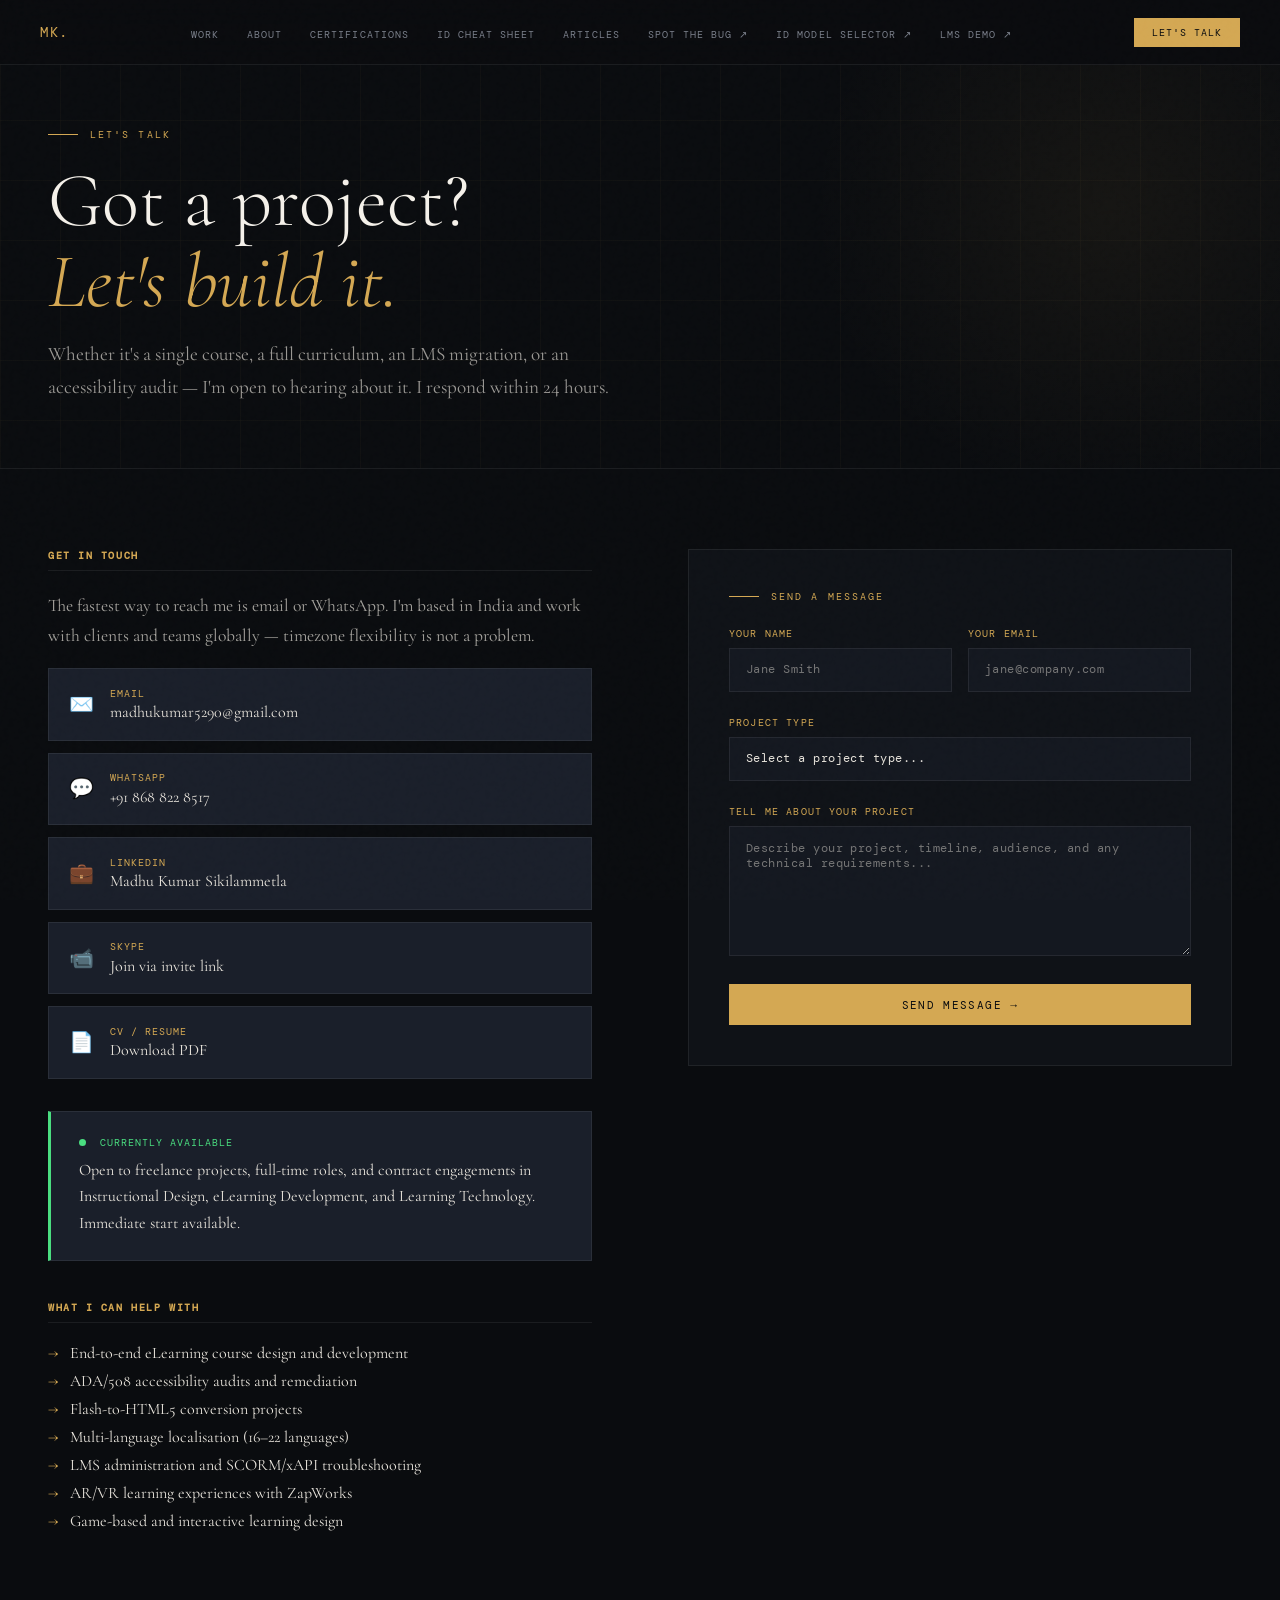
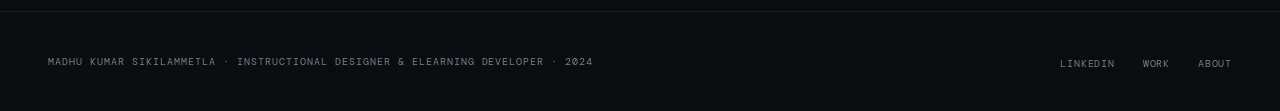
<file: contact.html>
<!DOCTYPE html>
<html lang="en">
<head>
<meta charset="UTF-8"><meta name="viewport" content="width=device-width,initial-scale=1">
<title>Let's Talk | Madhu Kumar Sikilammetla</title>
<link rel="stylesheet" href="style.css">
<style>
.contact-grid{display:grid;grid-template-columns:1fr 1fr;gap:6rem;padding:5rem 3rem;align-items:start}
.contact-info h3{font-family:'DM Mono',monospace;font-size:.65rem;letter-spacing:.15em;text-transform:uppercase;color:var(--accent);margin-bottom:1.25rem;margin-top:2.5rem;padding-bottom:.5rem;border-bottom:1px solid var(--border)}
.contact-info h3:first-child{margin-top:0}
.contact-info p{font-family:'Cormorant Garamond',serif;font-size:1.1rem;line-height:1.75;color:rgba(232,228,220,.7);margin-bottom:1rem}
.contact-links{display:flex;flex-direction:column;gap:.75rem}
.contact-link{display:flex;align-items:center;gap:1rem;padding:1.1rem 1.25rem;background:var(--surface);border:1px solid var(--border);text-decoration:none;transition:border-color .2s,background .2s}
.contact-link:hover{border-color:var(--accent);background:var(--bg3)}
.cl-icon{font-size:1.25rem;flex-shrink:0}
.cl-label{font-family:'DM Mono',monospace;font-size:.62rem;letter-spacing:.1em;text-transform:uppercase;color:var(--accent);margin-bottom:.15rem}
.cl-value{font-family:'Cormorant Garamond',serif;font-size:1rem;color:var(--text)}
.availability-box{background:var(--surface);border:1px solid var(--border);border-left:3px solid #4ade80;padding:1.5rem 1.75rem;margin-top:2rem}
.avail-status{font-family:'DM Mono',monospace;font-size:.62rem;letter-spacing:.1em;text-transform:uppercase;color:#4ade80;margin-bottom:.5rem;display:flex;align-items:center;gap:.5rem}
.avail-text{font-family:'Cormorant Garamond',serif;font-size:1rem;line-height:1.65;color:var(--text)}
.form-wrap{background:var(--bg2);border:1px solid var(--border);padding:2.5rem}
.form-label{font-family:'DM Mono',monospace;font-size:.6rem;letter-spacing:.12em;text-transform:uppercase;color:var(--accent);display:block;margin-bottom:.5rem}
.form-input,.form-textarea,.form-select{width:100%;font-family:'DM Mono',monospace;font-size:.72rem;letter-spacing:.04em;background:var(--bg3);border:1px solid var(--border);color:var(--text);padding:.85rem 1rem;outline:none;transition:border-color .2s;margin-bottom:1.5rem;appearance:none}
.form-input:focus,.form-textarea:focus,.form-select:focus{border-color:var(--accent)}
.form-textarea{resize:vertical;min-height:130px}
.form-row{display:grid;grid-template-columns:1fr 1fr;gap:1rem}
.form-success{background:rgba(74,222,128,.1);border:1px solid rgba(74,222,128,.25);padding:1.5rem;text-align:center;display:none}
.form-success.visible{display:block}
.form-success p{font-family:'DM Mono',monospace;font-size:.68rem;letter-spacing:.06em;color:#4ade80}
@media(max-width:900px){.contact-grid{grid-template-columns:1fr;padding:3rem 1.5rem;gap:3rem}.form-row{grid-template-columns:1fr}}
</style>
</head>
<body>
<nav>
  <a class="nav-logo" href="index.html">MK.</a>
  <ul class="nav-links">
    <li><a href="work.html">Work</a></li><li><a href="about.html">About</a></li>
    <li><a href="certifications.html">Certifications</a></li><li><a href="id-frameworks.html">ID Cheat Sheet</a></li>
    <li><a href="articles.html">Articles</a></li><li><a href="spot-the-bug.html">Spot the Bug ↗</a></li>
    <li><a href="id-model-selector.html">ID Model Selector ↗</a></li><li><a href="lms-demo.html">LMS Demo ↗</a></li>
  </ul>
  <a href="contact.html" class="nav-cta active">Let's Talk</a>
</nav>

<div class="page-hero">
  <div class="page-hero-grid"></div><div class="page-hero-glow"></div>
  <div class="eyebrow fade-up">Let's Talk</div>
  <h1 class="page-title fade-up">Got a project?<br><em>Let's build it.</em></h1>
  <p class="page-subtitle fade-up">Whether it's a single course, a full curriculum, an LMS migration, or an accessibility audit — I'm open to hearing about it. I respond within 24 hours.</p>
</div>

<div class="contact-grid">
  <div class="contact-info fade-up">
    <h3>Get in Touch</h3>
    <p>The fastest way to reach me is email or WhatsApp. I'm based in India and work with clients and teams globally — timezone flexibility is not a problem.</p>
    <div class="contact-links">
      <a href="mailto:madhukumar5290@gmail.com" class="contact-link">
        <span class="cl-icon">✉️</span>
        <div><div class="cl-label">Email</div><div class="cl-value">madhukumar5290@gmail.com</div></div>
      </a>
      <a href="https://wa.me/918688228517" target="_blank" class="contact-link">
        <span class="cl-icon">💬</span>
        <div><div class="cl-label">WhatsApp</div><div class="cl-value">+91 868 822 8517</div></div>
      </a>
      <a href="https://www.linkedin.com/in/madhu-kumar-sikilammetla-22694598" target="_blank" class="contact-link">
        <span class="cl-icon">💼</span>
        <div><div class="cl-label">LinkedIn</div><div class="cl-value">Madhu Kumar Sikilammetla</div></div>
      </a>
      <a href="https://join.skype.com/invite/azlPdkwXWSUL" target="_blank" class="contact-link">
        <span class="cl-icon">📹</span>
        <div><div class="cl-label">Skype</div><div class="cl-value">Join via invite link</div></div>
      </a>
      <a href="https://drive.google.com/file/d/1wsBtUEBdSjdLwK7CxFID6ttaW6afTxf6/view" target="_blank" class="contact-link">
        <span class="cl-icon">📄</span>
        <div><div class="cl-label">CV / Resume</div><div class="cl-value">Download PDF</div></div>
      </a>
    </div>
    <div class="availability-box">
      <div class="avail-status"><span class="dot-green"></span>Currently Available</div>
      <div class="avail-text">Open to freelance projects, full-time roles, and contract engagements in Instructional Design, eLearning Development, and Learning Technology. Immediate start available.</div>
    </div>

    <h3>What I Can Help With</h3>
    <div style="display:flex;flex-direction:column;gap:.5rem">
      <div style="display:flex;gap:.75rem;font-family:'Cormorant Garamond',serif;font-size:1rem;color:var(--text)"><span style="color:var(--accent)">→</span>End-to-end eLearning course design and development</div>
      <div style="display:flex;gap:.75rem;font-family:'Cormorant Garamond',serif;font-size:1rem;color:var(--text)"><span style="color:var(--accent)">→</span>ADA/508 accessibility audits and remediation</div>
      <div style="display:flex;gap:.75rem;font-family:'Cormorant Garamond',serif;font-size:1rem;color:var(--text)"><span style="color:var(--accent)">→</span>Flash-to-HTML5 conversion projects</div>
      <div style="display:flex;gap:.75rem;font-family:'Cormorant Garamond',serif;font-size:1rem;color:var(--text)"><span style="color:var(--accent)">→</span>Multi-language localisation (16–22 languages)</div>
      <div style="display:flex;gap:.75rem;font-family:'Cormorant Garamond',serif;font-size:1rem;color:var(--text)"><span style="color:var(--accent)">→</span>LMS administration and SCORM/xAPI troubleshooting</div>
      <div style="display:flex;gap:.75rem;font-family:'Cormorant Garamond',serif;font-size:1rem;color:var(--text)"><span style="color:var(--accent)">→</span>AR/VR learning experiences with ZapWorks</div>
      <div style="display:flex;gap:.75rem;font-family:'Cormorant Garamond',serif;font-size:1rem;color:var(--text)"><span style="color:var(--accent)">→</span>Game-based and interactive learning design</div>
    </div>
  </div>

  <div class="fade-up">
    <div class="form-wrap">
      <div class="eyebrow" style="margin-bottom:1.5rem">Send a Message</div>
      <div id="contact-form">
        <div class="form-row">
          <div><label class="form-label">Your Name</label><input class="form-input" type="text" id="f-name" placeholder="Jane Smith"></div>
          <div><label class="form-label">Your Email</label><input class="form-input" type="email" id="f-email" placeholder="jane@company.com"></div>
        </div>
        <label class="form-label">Project Type</label>
        <select class="form-select" id="f-type">
          <option value="">Select a project type...</option>
          <option>eLearning Course Design & Development</option>
          <option>Accessibility Audit / ADA Remediation</option>
          <option>Flash-to-HTML5 Conversion</option>
          <option>Localisation Project</option>
          <option>LMS Administration / SCORM Troubleshooting</option>
          <option>AR/VR Learning Experience</option>
          <option>Game-Based Learning</option>
          <option>Full-Time / Contract Role</option>
          <option>Other</option>
        </select>
        <label class="form-label">Tell me about your project</label>
        <textarea class="form-textarea" id="f-msg" placeholder="Describe your project, timeline, audience, and any technical requirements..."></textarea>
        <button class="btn-primary" style="width:100%;text-align:center" onclick="submitForm()">Send Message →</button>
      </div>
      <div class="form-success" id="form-success">
        <p>✓ Message sent! I'll respond within 24 hours.</p>
        <p style="margin-top:.5rem;opacity:.7">In the meantime, connect on LinkedIn or WhatsApp for faster response.</p>
      </div>
    </div>
  </div>
</div>

<footer>
  <div class="footer-logo">Madhu Kumar Sikilammetla · Instructional Designer & eLearning Developer · 2024</div>
  <ul class="footer-links"><li><a href="https://www.linkedin.com/in/madhu-kumar-sikilammetla-22694598" target="_blank">LinkedIn</a></li><li><a href="work.html">Work</a></li><li><a href="about.html">About</a></li></ul>
</footer>
<script src="main.js"></script>
<script>
function submitForm(){
  const n=document.getElementById('f-name').value;
  const e=document.getElementById('f-email').value;
  const m=document.getElementById('f-msg').value;
  if(!n||!e||!m){alert('Please fill in your name, email and message.');return;}
  document.getElementById('contact-form').style.display='none';
  document.getElementById('form-success').classList.add('visible');
}
</script>
</body>
</html>
</file>
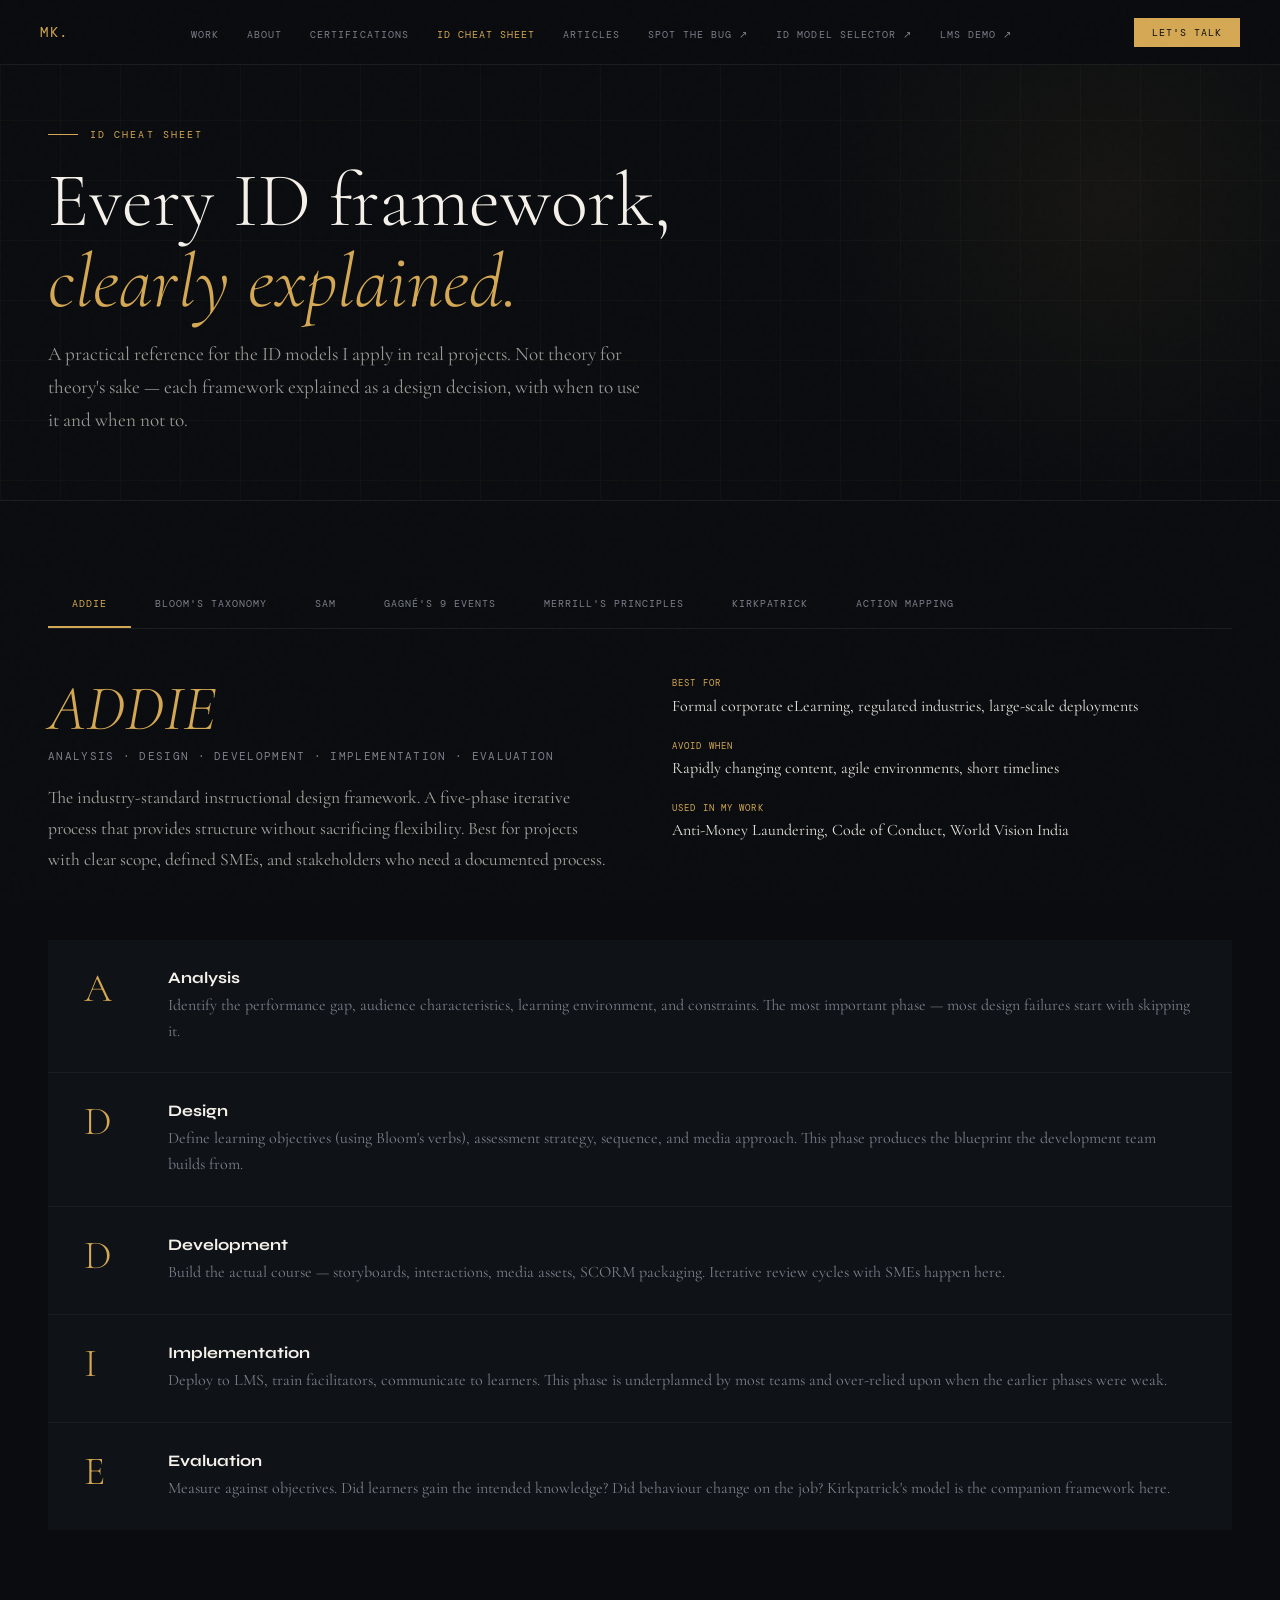
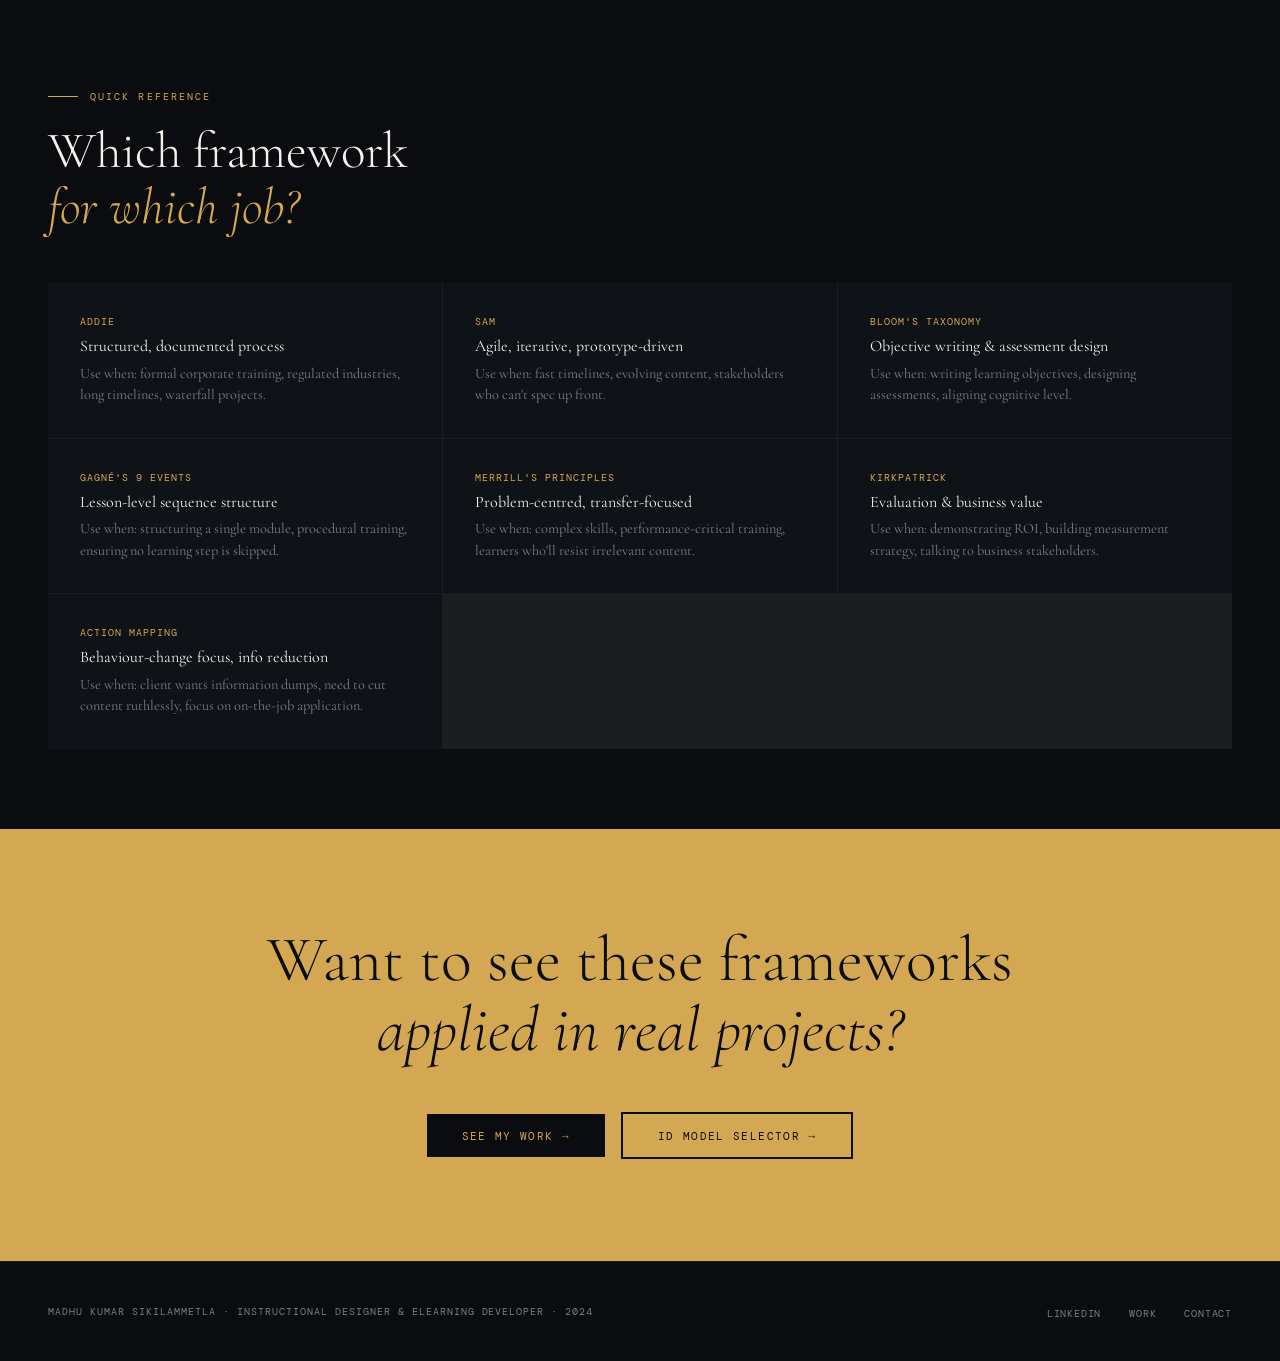
<file: id-frameworks.html>
<!DOCTYPE html>
<html lang="en">
<head>
<meta charset="UTF-8"><meta name="viewport" content="width=device-width,initial-scale=1">
<title>ID Cheat Sheet | Madhu Kumar Sikilammetla</title>
<link rel="stylesheet" href="style.css">
<style>
.framework-tabs{display:flex;gap:0;border-bottom:1px solid var(--border);margin-bottom:0;overflow-x:auto}
.tab-btn{font-family:'DM Mono',monospace;font-size:.62rem;letter-spacing:.1em;text-transform:uppercase;color:var(--muted);border:none;background:none;padding:1rem 1.5rem;cursor:pointer;border-bottom:2px solid transparent;transition:all .2s;white-space:nowrap}
.tab-btn:hover{color:var(--text)}.tab-btn.active{color:var(--accent);border-bottom-color:var(--accent)}
.framework-panel{display:none;padding:3rem 0}.framework-panel.active{display:block}
.fw-hero{display:grid;grid-template-columns:1fr 1fr;gap:4rem;margin-bottom:4rem}
.fw-name{font-family:'Cormorant Garamond',serif;font-size:clamp(2.5rem,5vw,4.5rem);font-weight:300;color:var(--white);line-height:1;margin-bottom:.5rem}
.fw-name em{font-style:italic;color:var(--accent)}
.fw-full{font-family:'DM Mono',monospace;font-size:.68rem;letter-spacing:.12em;text-transform:uppercase;color:var(--muted);margin-bottom:1.25rem}
.fw-desc{font-family:'Cormorant Garamond',serif;font-size:1.1rem;line-height:1.75;color:rgba(232,228,220,.7)}
.fw-meta{display:flex;flex-direction:column;gap:1.5rem}
.fw-meta-item label{font-family:'DM Mono',monospace;font-size:.58rem;letter-spacing:.12em;text-transform:uppercase;color:var(--accent);display:block;margin-bottom:.4rem}
.fw-meta-item span{font-family:'Cormorant Garamond',serif;font-size:1rem;color:var(--text)}
.phases{display:flex;flex-direction:column;gap:1px;background:var(--border);margin-bottom:3rem}
.phase{background:var(--bg2);padding:1.75rem 2.25rem;display:grid;grid-template-columns:60px 1fr;gap:1.5rem;align-items:start;transition:background .2s}
.phase:hover{background:var(--bg3)}
.phase-num{font-family:'Cormorant Garamond',serif;font-size:2.5rem;font-weight:300;color:var(--accent);line-height:1}
.phase-name{font-family:'Syne',sans-serif;font-size:1rem;font-weight:700;color:var(--white);margin-bottom:.4rem}
.phase-desc{font-family:'Cormorant Garamond',serif;font-size:1rem;line-height:1.6;color:var(--muted)}
.fw-when{background:var(--surface);border:1px solid var(--border);padding:2rem;margin-top:2rem}
.fw-when h4{font-family:'DM Mono',monospace;font-size:.62rem;letter-spacing:.12em;text-transform:uppercase;color:var(--accent);margin-bottom:1rem}
.fw-when ul{list-style:none;display:flex;flex-direction:column;gap:.6rem}
.fw-when li{font-family:'Cormorant Garamond',serif;font-size:1rem;color:var(--text);display:flex;gap:.75rem}
.fw-when li::before{content:'→';color:var(--accent);flex-shrink:0}
.compare-grid{display:grid;grid-template-columns:repeat(3,1fr);gap:1px;background:var(--border);margin-top:3rem}
.compare-card{background:var(--bg2);padding:2rem}
.compare-model{font-family:'DM Mono',monospace;font-size:.62rem;letter-spacing:.1em;text-transform:uppercase;color:var(--accent);margin-bottom:.5rem}
.compare-strength{font-family:'Cormorant Garamond',serif;font-size:1rem;color:var(--white);margin-bottom:.4rem}
.compare-use{font-family:'Cormorant Garamond',serif;font-size:.9rem;color:var(--muted);line-height:1.5}
@media(max-width:900px){.fw-hero{grid-template-columns:1fr}.compare-grid{grid-template-columns:1fr}.phase{grid-template-columns:40px 1fr}}
</style>
</head>
<body>
<nav>
  <a class="nav-logo" href="index.html">MK.</a>
  <ul class="nav-links">
    <li><a href="work.html">Work</a></li><li><a href="about.html">About</a></li>
    <li><a href="certifications.html">Certifications</a></li><li><a href="id-frameworks.html" class="active">ID Cheat Sheet</a></li>
    <li><a href="articles.html">Articles</a></li><li><a href="spot-the-bug.html">Spot the Bug ↗</a></li>
    <li><a href="id-model-selector.html">ID Model Selector ↗</a></li><li><a href="lms-demo.html">LMS Demo ↗</a></li>
  </ul>
  <a href="contact.html" class="nav-cta">Let's Talk</a>
</nav>

<div class="page-hero">
  <div class="page-hero-grid"></div><div class="page-hero-glow"></div>
  <div class="eyebrow fade-up">ID Cheat Sheet</div>
  <h1 class="page-title fade-up">Every ID framework,<br><em>clearly explained.</em></h1>
  <p class="page-subtitle fade-up">A practical reference for the ID models I apply in real projects. Not theory for theory's sake — each framework explained as a design decision, with when to use it and when not to.</p>
</div>

<section class="inner">
  <div class="framework-tabs">
    <button class="tab-btn active" data-tab="addie">ADDIE</button>
    <button class="tab-btn" data-tab="bloom">Bloom's Taxonomy</button>
    <button class="tab-btn" data-tab="sam">SAM</button>
    <button class="tab-btn" data-tab="gagne">Gagné's 9 Events</button>
    <button class="tab-btn" data-tab="merrill">Merrill's Principles</button>
    <button class="tab-btn" data-tab="kirkpatrick">Kirkpatrick</button>
    <button class="tab-btn" data-tab="action">Action Mapping</button>
  </div>

  <!-- ADDIE -->
  <div class="framework-panel active" id="panel-addie">
    <div class="fw-hero">
      <div>
        <div class="fw-name"><em>ADDIE</em></div>
        <div class="fw-full">Analysis · Design · Development · Implementation · Evaluation</div>
        <p class="fw-desc">The industry-standard instructional design framework. A five-phase iterative process that provides structure without sacrificing flexibility. Best for projects with clear scope, defined SMEs, and stakeholders who need a documented process.</p>
      </div>
      <div class="fw-meta">
        <div class="fw-meta-item"><label>Best For</label><span>Formal corporate eLearning, regulated industries, large-scale deployments</span></div>
        <div class="fw-meta-item"><label>Avoid When</label><span>Rapidly changing content, agile environments, short timelines</span></div>
        <div class="fw-meta-item"><label>Used in My Work</label><span>Anti-Money Laundering, Code of Conduct, World Vision India</span></div>
      </div>
    </div>
    <div class="phases">
      <div class="phase"><div class="phase-num">A</div><div><div class="phase-name">Analysis</div><div class="phase-desc">Identify the performance gap, audience characteristics, learning environment, and constraints. The most important phase — most design failures start with skipping it.</div></div></div>
      <div class="phase"><div class="phase-num">D</div><div><div class="phase-name">Design</div><div class="phase-desc">Define learning objectives (using Bloom's verbs), assessment strategy, sequence, and media approach. This phase produces the blueprint the development team builds from.</div></div></div>
      <div class="phase"><div class="phase-num">D</div><div><div class="phase-name">Development</div><div class="phase-desc">Build the actual course — storyboards, interactions, media assets, SCORM packaging. Iterative review cycles with SMEs happen here.</div></div></div>
      <div class="phase"><div class="phase-num">I</div><div><div class="phase-name">Implementation</div><div class="phase-desc">Deploy to LMS, train facilitators, communicate to learners. This phase is underplanned by most teams and over-relied upon when the earlier phases were weak.</div></div></div>
      <div class="phase"><div class="phase-num">E</div><div><div class="phase-name">Evaluation</div><div class="phase-desc">Measure against objectives. Did learners gain the intended knowledge? Did behaviour change on the job? Kirkpatrick's model is the companion framework here.</div></div></div>
    </div>
  </div>

  <!-- BLOOM -->
  <div class="framework-panel" id="panel-bloom">
    <div class="fw-hero">
      <div>
        <div class="fw-name"><em>Bloom's</em></div>
        <div class="fw-full">Bloom's Taxonomy of Educational Objectives</div>
        <p class="fw-desc">The framework for writing learning objectives that actually mean something. Six cognitive levels from Remember to Create — each requiring fundamentally different instructional and assessment approaches. Used in every single course design decision.</p>
      </div>
      <div class="fw-meta">
        <div class="fw-meta-item"><label>Best For</label><span>Writing learning objectives, designing assessments, aligning content to cognitive level</span></div>
        <div class="fw-meta-item"><label>Key Insight</label><span>Most corporate training targets Remember. Most job performance requires Apply or Analyse.</span></div>
      </div>
    </div>
    <div class="phases">
      <div class="phase"><div class="phase-num">1</div><div><div class="phase-name">Remember</div><div class="phase-desc">Recall facts and basic concepts. Verbs: define, list, recall, identify. Assessment: multiple choice, matching. Often over-used in compliance training.</div></div></div>
      <div class="phase"><div class="phase-num">2</div><div><div class="phase-name">Understand</div><div class="phase-desc">Explain ideas or concepts. Verbs: describe, explain, summarise, interpret. Assessment: short answer, concept mapping.</div></div></div>
      <div class="phase"><div class="phase-num">3</div><div><div class="phase-name">Apply</div><div class="phase-desc">Use information in new situations. Verbs: use, demonstrate, execute, solve. Assessment: scenarios, simulations, case studies. This is where learning becomes useful.</div></div></div>
      <div class="phase"><div class="phase-num">4</div><div><div class="phase-name">Analyse</div><div class="phase-desc">Draw connections, break down information. Verbs: differentiate, organise, compare. Assessment: branching scenarios, case analysis.</div></div></div>
      <div class="phase"><div class="phase-num">5</div><div><div class="phase-name">Evaluate</div><div class="phase-desc">Justify a decision or course of action. Verbs: judge, critique, defend, recommend. Assessment: reflection prompts, structured debates.</div></div></div>
      <div class="phase"><div class="phase-num">6</div><div><div class="phase-name">Create</div><div class="phase-desc">Produce new or original work. Verbs: design, construct, develop, formulate. Assessment: projects, portfolios, performance tasks. The highest cognitive demand.</div></div></div>
    </div>
  </div>

  <!-- SAM -->
  <div class="framework-panel" id="panel-sam">
    <div class="fw-hero">
      <div>
        <div class="fw-name"><em>SAM</em></div>
        <div class="fw-full">Successive Approximation Model</div>
        <p class="fw-desc">Michael Allen's agile alternative to ADDIE. Rather than completing one phase before starting the next, SAM uses rapid prototyping and iterative design cycles. The best model when timelines are tight, content evolves, or stakeholder feedback is hard to get upfront.</p>
      </div>
      <div class="fw-meta">
        <div class="fw-meta-item"><label>Best For</label><span>Agile environments, SMEs who give better feedback on prototypes than documents, fast-turnaround projects</span></div>
        <div class="fw-meta-item"><label>Key Advantage</label><span>Failures happen early and cheaply. You discover what doesn't work before full development.</span></div>
      </div>
    </div>
    <div class="phases">
      <div class="phase"><div class="phase-num">1</div><div><div class="phase-name">Preparation Phase</div><div class="phase-desc">Background research and initial information gathering. Brief — not exhaustive. The goal is enough to prototype, not enough to over-specify.</div></div></div>
      <div class="phase"><div class="phase-num">2</div><div><div class="phase-name">Iterative Design</div><div class="phase-desc">Rapid prototyping cycles: design → prototype → review → repeat. Stakeholders react to something tangible, not a document. This closes the feedback gap that plagues waterfall projects.</div></div></div>
      <div class="phase"><div class="phase-num">3</div><div><div class="phase-name">Iterative Development</div><div class="phase-desc">Design, develop, and implement in overlapping cycles. Alpha → Beta → Gold master. Each cycle produces a working, reviewable asset.</div></div></div>
    </div>
    <div class="fw-when">
      <h4>When I Use SAM</h4>
      <ul><li>Client can't articulate requirements until they see something</li><li>Content changes frequently during development</li><li>Timeline doesn't allow sequential ADDIE phases</li><li>SMEs are more reactive than proactive reviewers</li></ul>
    </div>
  </div>

  <!-- GAGNE -->
  <div class="framework-panel" id="panel-gagne">
    <div class="fw-hero">
      <div>
        <div class="fw-name"><em>Gagné</em></div>
        <div class="fw-full">Gagné's Nine Events of Instruction</div>
        <p class="fw-desc">Robert Gagné's nine-step sequence based on cognitive processing theory. Each event maps to a specific internal learning condition. The most useful framework for structuring a single lesson or module — especially for procedural or concept-based learning.</p>
      </div>
      <div class="fw-meta">
        <div class="fw-meta-item"><label>Best For</label><span>Single-lesson structure, procedural training, onboarding modules</span></div>
        <div class="fw-meta-item"><label>Key Insight</label><span>The nine events are not a rigid script — they're cognitive checkpoints to ensure nothing is missing.</span></div>
      </div>
    </div>
    <div class="phases">
      <div class="phase"><div class="phase-num">1</div><div><div class="phase-name">Gain Attention</div><div class="phase-desc">Hook the learner. A startling statistic, a provocative question, a video scenario. If you lose them here, the rest of the course is wasted.</div></div></div>
      <div class="phase"><div class="phase-num">2</div><div><div class="phase-name">State the Objective</div><div class="phase-desc">Tell learners exactly what they'll be able to do. Clarity removes cognitive load spent wondering "why am I doing this?"</div></div></div>
      <div class="phase"><div class="phase-num">3</div><div><div class="phase-name">Stimulate Recall of Prior Learning</div><div class="phase-desc">Connect new content to what learners already know. New knowledge is anchored more effectively when tied to existing schema.</div></div></div>
      <div class="phase"><div class="phase-num">4</div><div><div class="phase-name">Present the Content</div><div class="phase-desc">Deliver the new knowledge or skill — chunked, sequenced, and scaffolded to avoid cognitive overload.</div></div></div>
      <div class="phase"><div class="phase-num">5</div><div><div class="phase-name">Provide Learning Guidance</div><div class="phase-desc">Worked examples, analogies, job aids. Show learners how to use the new knowledge before asking them to do it alone.</div></div></div>
      <div class="phase"><div class="phase-num">6</div><div><div class="phase-name">Elicit Performance</div><div class="phase-desc">Practice. The learner applies the skill — in a scenario, simulation, or exercise. No practice = no learning.</div></div></div>
      <div class="phase"><div class="phase-num">7</div><div><div class="phase-name">Provide Feedback</div><div class="phase-desc">Immediate, specific, corrective feedback. Not "incorrect, try again" — but why it's wrong and what to do differently.</div></div></div>
      <div class="phase"><div class="phase-num">8</div><div><div class="phase-name">Assess Performance</div><div class="phase-desc">A formal check: can the learner do this independently? The assessment must match the objective — same cognitive level, same context.</div></div></div>
      <div class="phase"><div class="phase-num">9</div><div><div class="phase-name">Enhance Retention & Transfer</div><div class="phase-desc">Spaced practice, job aids, follow-up activities. Learning degrades without reinforcement. This step is consistently the most skipped.</div></div></div>
    </div>
  </div>

  <!-- MERRILL -->
  <div class="framework-panel" id="panel-merrill">
    <div class="fw-hero">
      <div>
        <div class="fw-name"><em>Merrill</em></div>
        <div class="fw-full">Merrill's First Principles of Instruction</div>
        <p class="fw-desc">David Merrill's five principles derived from reviewing the best instructional design models. Less prescriptive than Gagné, more outcome-focused. The key insight: learning is promoted when instruction is centred on real-world problems, not isolated content coverage.</p>
      </div>
      <div class="fw-meta">
        <div class="fw-meta-item"><label>Best For</label><span>Complex skill development, problem-solving training, performance-centred design</span></div>
        <div class="fw-meta-item"><label>Key Principle</label><span>Learning is facilitated when learners are engaged in solving real-world problems.</span></div>
      </div>
    </div>
    <div class="phases">
      <div class="phase"><div class="phase-num">1</div><div><div class="phase-name">Problem-Centred</div><div class="phase-desc">Learning is promoted when learners are engaged in solving a real-world problem. Not "here is the knowledge" — but "here is the problem you need to solve with this knowledge."</div></div></div>
      <div class="phase"><div class="phase-num">2</div><div><div class="phase-name">Activation</div><div class="phase-desc">Learning is promoted when existing knowledge is activated as a foundation for new knowledge. Relevance bridges prior experience to new content.</div></div></div>
      <div class="phase"><div class="phase-num">3</div><div><div class="phase-name">Demonstration</div><div class="phase-desc">Learning is promoted when new knowledge is demonstrated, not just told. Show the skill being performed in context, not just described abstractly.</div></div></div>
      <div class="phase"><div class="phase-num">4</div><div><div class="phase-name">Application</div><div class="phase-desc">Learning is promoted when learners apply new knowledge and skills. Guided practice progressing to independent practice. Feedback is essential.</div></div></div>
      <div class="phase"><div class="phase-num">5</div><div><div class="phase-name">Integration</div><div class="phase-desc">Learning is promoted when learners integrate new knowledge into their real-world context. Reflection, discussion, or immediate on-the-job application consolidates the learning.</div></div></div>
    </div>
  </div>

  <!-- KIRKPATRICK -->
  <div class="framework-panel" id="panel-kirkpatrick">
    <div class="fw-hero">
      <div>
        <div class="fw-name"><em>Kirk-<br>patrick</em></div>
        <div class="fw-full">Kirkpatrick's Four Levels of Training Evaluation</div>
        <p class="fw-desc">The most widely used evaluation framework in L&D. Four levels from learner reaction to business results. The critical insight most teams miss: you should design evaluation from Level 4 backwards, not measure from Level 1 forwards.</p>
      </div>
      <div class="fw-meta">
        <div class="fw-meta-item"><label>Best For</label><span>Demonstrating L&D value to stakeholders, measurement strategy, ROI conversations</span></div>
        <div class="fw-meta-item"><label>Key Insight</label><span>Most organisations measure Level 1. Almost none measure Level 3 or 4. That's where value lives.</span></div>
      </div>
    </div>
    <div class="phases">
      <div class="phase"><div class="phase-num">1</div><div><div class="phase-name">Reaction</div><div class="phase-desc">Did learners like it? Smile sheets, satisfaction surveys. The most measured level — and the least useful predictor of learning or performance change. Necessary but insufficient.</div></div></div>
      <div class="phase"><div class="phase-num">2</div><div><div class="phase-name">Learning</div><div class="phase-desc">Did learners gain knowledge, skills, or attitude change? Pre/post assessments, knowledge checks, skills demonstrations. The level most course designers focus on.</div></div></div>
      <div class="phase"><div class="phase-num">3</div><div><div class="phase-name">Behaviour</div><div class="phase-desc">Did learners apply new knowledge on the job? Manager observations, 360 feedback, performance monitoring. Rarely measured — the biggest gap in most L&D programmes.</div></div></div>
      <div class="phase"><div class="phase-num">4</div><div><div class="phase-name">Results</div><div class="phase-desc">Did the training produce the intended business outcome? Error reduction, sales increase, compliance rate, safety incidents. This is the conversation executives actually care about.</div></div></div>
    </div>
  </div>

  <!-- ACTION MAPPING -->
  <div class="framework-panel" id="panel-action">
    <div class="fw-hero">
      <div>
        <div class="fw-name"><em>Action<br>Mapping</em></div>
        <div class="fw-full">Cathy Moore's Action Mapping</div>
        <p class="fw-desc">Cathy Moore's approach that starts by asking "what do people need to DO?" rather than "what do they need to KNOW?" Ruthlessly strips out information-delivery in favour of practice activities. The best antidote to content-heavy, click-next eLearning.</p>
      </div>
      <div class="fw-meta">
        <div class="fw-meta-item"><label>Best For</label><span>Any project where the client's instinct is to dump information into slides</span></div>
        <div class="fw-meta-item"><label>Personal Note</label><span>Completed Cathy Moore's official Action Mapping certification — the framework I reach for first on every new project.</span></div>
      </div>
    </div>
    <div class="phases">
      <div class="phase"><div class="phase-num">1</div><div><div class="phase-name">Identify the Business Goal</div><div class="phase-desc">What measurable result is the organisation trying to achieve? Not "we need a course on X" but "we need to reduce errors / increase sales / reduce incidents by Y%."</div></div></div>
      <div class="phase"><div class="phase-num">2</div><div><div class="phase-name">Identify Actions That Drive the Goal</div><div class="phase-desc">What specific behaviours need to change on the job? Map the actions people need to do differently, not the knowledge they need to possess.</div></div></div>
      <div class="phase"><div class="phase-num">3</div><div><div class="phase-name">Design Practice Activities</div><div class="phase-desc">For each action, design a realistic practice scenario — not a knowledge check. Learners should practise doing, not recalling.</div></div></div>
      <div class="phase"><div class="phase-num">4</div><div><div class="phase-name">Identify Minimum Necessary Information</div><div class="phase-desc">Add only the information learners need to complete the practice activities. Everything else is noise. This step eliminates 40-60% of most clients' initial content lists.</div></div></div>
    </div>
  </div>

  <!-- COMPARISON TABLE -->
  <div class="fade-up" style="margin-top:4rem">
    <div class="eyebrow">Quick Reference</div>
    <h2 class="section-title">Which framework<br><em>for which job?</em></h2>
    <div class="compare-grid">
      <div class="compare-card"><div class="compare-model">ADDIE</div><div class="compare-strength">Structured, documented process</div><div class="compare-use">Use when: formal corporate training, regulated industries, long timelines, waterfall projects.</div></div>
      <div class="compare-card"><div class="compare-model">SAM</div><div class="compare-strength">Agile, iterative, prototype-driven</div><div class="compare-use">Use when: fast timelines, evolving content, stakeholders who can't spec up front.</div></div>
      <div class="compare-card"><div class="compare-model">Bloom's Taxonomy</div><div class="compare-strength">Objective writing & assessment design</div><div class="compare-use">Use when: writing learning objectives, designing assessments, aligning cognitive level.</div></div>
      <div class="compare-card"><div class="compare-model">Gagné's 9 Events</div><div class="compare-strength">Lesson-level sequence structure</div><div class="compare-use">Use when: structuring a single module, procedural training, ensuring no learning step is skipped.</div></div>
      <div class="compare-card"><div class="compare-model">Merrill's Principles</div><div class="compare-strength">Problem-centred, transfer-focused</div><div class="compare-use">Use when: complex skills, performance-critical training, learners who'll resist irrelevant content.</div></div>
      <div class="compare-card"><div class="compare-model">Kirkpatrick</div><div class="compare-strength">Evaluation & business value</div><div class="compare-use">Use when: demonstrating ROI, building measurement strategy, talking to business stakeholders.</div></div>
      <div class="compare-card"><div class="compare-model">Action Mapping</div><div class="compare-strength">Behaviour-change focus, info reduction</div><div class="compare-use">Use when: client wants information dumps, need to cut content ruthlessly, focus on on-the-job application.</div></div>
    </div>
  </div>
</section>

<div class="cta-band">
  <h2 class="cta-band-title">Want to see these frameworks<br><em>applied in real projects?</em></h2>
  <a href="work.html" class="btn-dark">See My Work →</a>
  <a href="id-model-selector.html" class="btn-dark" style="background:transparent;color:var(--bg);border:2px solid var(--bg)">ID Model Selector →</a>
</div>
<footer>
  <div class="footer-logo">Madhu Kumar Sikilammetla · Instructional Designer & eLearning Developer · 2024</div>
  <ul class="footer-links"><li><a href="https://www.linkedin.com/in/madhu-kumar-sikilammetla-22694598" target="_blank">LinkedIn</a></li><li><a href="work.html">Work</a></li><li><a href="contact.html">Contact</a></li></ul>
</footer>
<script src="main.js"></script>
<script>
document.querySelectorAll('.tab-btn').forEach(btn=>{
  btn.addEventListener('click',()=>{
    document.querySelectorAll('.tab-btn').forEach(b=>b.classList.remove('active'));
    document.querySelectorAll('.framework-panel').forEach(p=>p.classList.remove('active'));
    btn.classList.add('active');
    document.getElementById('panel-'+btn.dataset.tab).classList.add('active');
  });
});
</script>
</body>
</html>
</file>
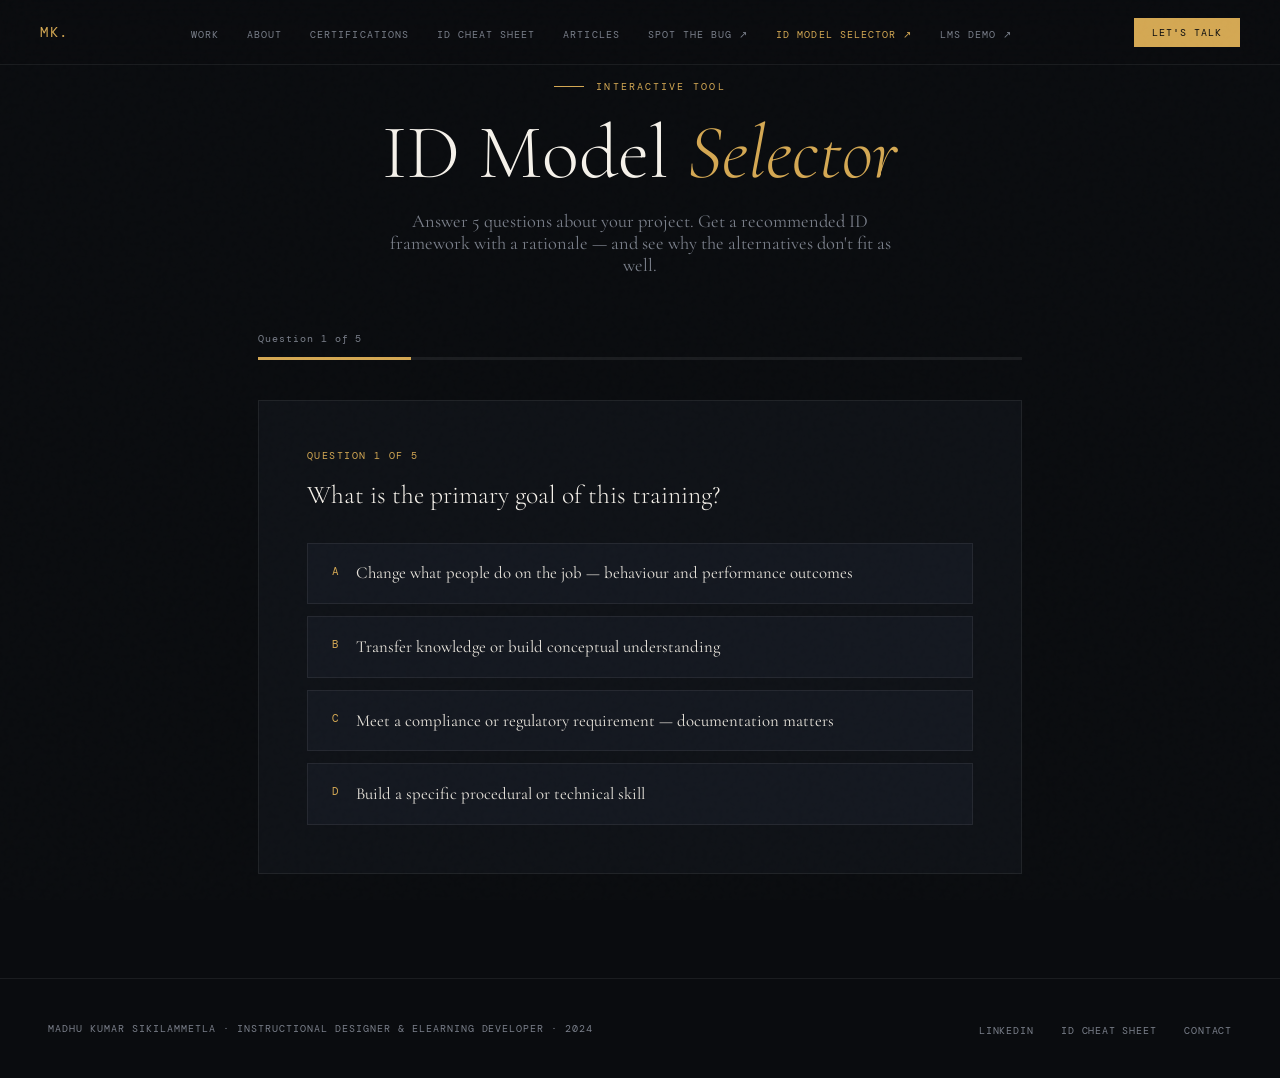
<file: id-model-selector.html>
<!DOCTYPE html>
<html lang="en">
<head>
<meta charset="UTF-8"><meta name="viewport" content="width=device-width,initial-scale=1">
<title>ID Model Selector | Madhu Kumar Sikilammetla</title>
<link rel="stylesheet" href="style.css">
<style>
.selector-wrap{max-width:860px;margin:0 auto;padding:5rem 3rem}
.q-card{background:var(--bg2);border:1px solid var(--border);padding:3rem;margin-bottom:1.5rem;display:none}
.q-card.active{display:block;animation:slideIn .4s ease}
@keyframes slideIn{from{opacity:0;transform:translateY(16px)}to{opacity:1;transform:translateY(0)}}
.q-label{font-family:'DM Mono',monospace;font-size:.6rem;letter-spacing:.15em;text-transform:uppercase;color:var(--accent);margin-bottom:1rem}
.q-text{font-family:'Cormorant Garamond',serif;font-size:1.6rem;font-weight:300;color:var(--white);line-height:1.3;margin-bottom:2rem}
.q-options{display:flex;flex-direction:column;gap:.75rem}
.q-opt{background:var(--bg3);border:1px solid var(--border);padding:1.1rem 1.5rem;cursor:pointer;display:flex;align-items:flex-start;gap:1rem;transition:all .2s;text-align:left}
.q-opt:hover{border-color:var(--accent);background:var(--surface)}
.q-opt-key{font-family:'DM Mono',monospace;font-size:.7rem;letter-spacing:.1em;color:var(--accent);flex-shrink:0;margin-top:.15rem}
.q-opt-text{font-family:'Cormorant Garamond',serif;font-size:1.05rem;color:var(--text);line-height:1.45}
.progress-bar{height:3px;background:var(--border);margin-bottom:2.5rem}
.progress-fill{height:100%;background:var(--accent);transition:width .4s ease}
.progress-label{font-family:'DM Mono',monospace;font-size:.6rem;letter-spacing:.1em;color:var(--muted);margin-bottom:.75rem}
.result-card{display:none;background:var(--bg2);border:1px solid var(--border);padding:3.5rem;animation:slideIn .5s ease}
.result-card.visible{display:block}
.result-model{font-family:'Cormorant Garamond',serif;font-size:clamp(3rem,8vw,6rem);font-weight:300;color:var(--accent);line-height:.9;margin-bottom:.5rem}
.result-full{font-family:'DM Mono',monospace;font-size:.68rem;letter-spacing:.12em;text-transform:uppercase;color:var(--muted);margin-bottom:2rem}
.result-why{font-family:'Cormorant Garamond',serif;font-size:1.15rem;line-height:1.8;color:rgba(232,228,220,.75);margin-bottom:2rem}
.result-steps{display:flex;flex-direction:column;gap:0;border:1px solid var(--border)}
.result-step{padding:1.25rem 1.5rem;border-bottom:1px solid var(--border);display:flex;gap:1rem;align-items:start}
.result-step:last-child{border-bottom:none}
.rs-num{font-family:'DM Mono',monospace;font-size:.65rem;letter-spacing:.1em;color:var(--accent);flex-shrink:0;margin-top:.15rem}
.rs-text{font-family:'Cormorant Garamond',serif;font-size:1rem;color:var(--text);line-height:1.55}
.alt-models{margin-top:2.5rem}
.alt-grid{display:grid;grid-template-columns:repeat(3,1fr);gap:1px;background:var(--border);margin-top:1rem}
.alt-card{background:var(--bg2);padding:1.5rem}
.alt-name{font-family:'DM Mono',monospace;font-size:.62rem;letter-spacing:.1em;text-transform:uppercase;color:var(--accent);margin-bottom:.4rem}
.alt-reason{font-family:'Cormorant Garamond',serif;font-size:.9rem;color:var(--muted);line-height:1.5}
.back-btn{font-family:'DM Mono',monospace;font-size:.62rem;letter-spacing:.1em;text-transform:uppercase;color:var(--muted);background:none;border:1px solid var(--border);padding:.5rem 1rem;cursor:pointer;transition:all .2s;margin-bottom:1.5rem}
.back-btn:hover{color:var(--accent);border-color:var(--accent)}
@media(max-width:700px){.alt-grid{grid-template-columns:1fr}}
</style>
</head>
<body>
<nav>
  <a class="nav-logo" href="index.html">MK.</a>
  <ul class="nav-links">
    <li><a href="work.html">Work</a></li><li><a href="about.html">About</a></li>
    <li><a href="certifications.html">Certifications</a></li><li><a href="id-frameworks.html">ID Cheat Sheet</a></li>
    <li><a href="articles.html">Articles</a></li><li><a href="spot-the-bug.html">Spot the Bug ↗</a></li>
    <li><a href="id-model-selector.html" class="active">ID Model Selector ↗</a></li><li><a href="lms-demo.html">LMS Demo ↗</a></li>
  </ul>
  <a href="contact.html" class="nav-cta">Let's Talk</a>
</nav>

<div class="selector-wrap">
  <div style="text-align:center;margin-bottom:3.5rem">
    <div class="eyebrow" style="justify-content:center">Interactive Tool</div>
    <h1 class="page-title" style="font-size:clamp(2.5rem,6vw,5rem);text-align:center">ID Model <em>Selector</em></h1>
    <p style="font-family:'Cormorant Garamond',serif;font-size:1.15rem;color:var(--muted);max-width:520px;margin:1rem auto 0">Answer 5 questions about your project. Get a recommended ID framework with a rationale — and see why the alternatives don't fit as well.</p>
  </div>

  <div id="quiz-section">
    <div class="progress-label" id="progress-label">Question 1 of 5</div>
    <div class="progress-bar"><div class="progress-fill" id="progress-fill" style="width:20%"></div></div>

    <!-- Q1 -->
    <div class="q-card active" id="q1">
      <div class="q-label">Question 1 of 5</div>
      <div class="q-text">What is the primary goal of this training?</div>
      <div class="q-options">
        <div class="q-opt" onclick="answer(1,'behaviour')"><div class="q-opt-key">A</div><div class="q-opt-text">Change what people do on the job — behaviour and performance outcomes</div></div>
        <div class="q-opt" onclick="answer(1,'knowledge')"><div class="q-opt-key">B</div><div class="q-opt-text">Transfer knowledge or build conceptual understanding</div></div>
        <div class="q-opt" onclick="answer(1,'compliance')"><div class="q-opt-key">C</div><div class="q-opt-text">Meet a compliance or regulatory requirement — documentation matters</div></div>
        <div class="q-opt" onclick="answer(1,'skill')"><div class="q-opt-key">D</div><div class="q-opt-text">Build a specific procedural or technical skill</div></div>
      </div>
    </div>

    <!-- Q2 -->
    <div class="q-card" id="q2">
      <div class="q-label">Question 2 of 5</div>
      <div class="q-text">How well-defined are the requirements at the start of this project?</div>
      <div class="q-options">
        <div class="q-opt" onclick="answer(2,'defined')"><div class="q-opt-key">A</div><div class="q-opt-text">Very well-defined — scope, audience, and content are all clearly documented</div></div>
        <div class="q-opt" onclick="answer(2,'evolving')"><div class="q-opt-key">B</div><div class="q-opt-text">Evolving — requirements will change as stakeholders see the work</div></div>
        <div class="q-opt" onclick="answer(2,'unclear')"><div class="q-opt-key">C</div><div class="q-opt-text">Unclear — we need to discover the real problem through the process</div></div>
      </div>
    </div>

    <!-- Q3 -->
    <div class="q-card" id="q3">
      <div class="q-label">Question 3 of 5</div>
      <div class="q-text">What is the timeline pressure on this project?</div>
      <div class="q-options">
        <div class="q-opt" onclick="answer(3,'long')"><div class="q-opt-key">A</div><div class="q-opt-text">Plenty of time — we can follow a thorough, phased process</div></div>
        <div class="q-opt" onclick="answer(3,'moderate')"><div class="q-opt-key">B</div><div class="q-opt-text">Moderate — reasonable time with clear milestones</div></div>
        <div class="q-opt" onclick="answer(3,'tight')"><div class="q-opt-key">C</div><div class="q-opt-text">Tight — we need to move fast and iterate</div></div>
      </div>
    </div>

    <!-- Q4 -->
    <div class="q-card" id="q4">
      <div class="q-label">Question 4 of 5</div>
      <div class="q-text">How will success be measured after deployment?</div>
      <div class="q-options">
        <div class="q-opt" onclick="answer(4,'roi')"><div class="q-opt-key">A</div><div class="q-opt-text">Business metrics — reduced errors, increased sales, fewer incidents</div></div>
        <div class="q-opt" onclick="answer(4,'behaviour')"><div class="q-opt-key">B</div><div class="q-opt-text">On-the-job behaviour change — managers will observe what people do differently</div></div>
        <div class="q-opt" onclick="answer(4,'test')"><div class="q-opt-key">C</div><div class="q-opt-text">Assessment scores — learners will pass a test or knowledge check</div></div>
        <div class="q-opt" onclick="answer(4,'completion')"><div class="q-opt-key">D</div><div class="q-opt-text">Completion rate — the organisation needs to prove training happened</div></div>
      </div>
    </div>

    <!-- Q5 -->
    <div class="q-card" id="q5">
      <div class="q-label">Question 5 of 5</div>
      <div class="q-text">Who is the primary audience for this training?</div>
      <div class="q-options">
        <div class="q-opt" onclick="answer(5,'novice')"><div class="q-opt-key">A</div><div class="q-opt-text">Novices or new hires with little prior knowledge of the subject</div></div>
        <div class="q-opt" onclick="answer(5,'experienced')"><div class="q-opt-key">B</div><div class="q-opt-text">Experienced professionals who already have foundational knowledge</div></div>
        <div class="q-opt" onclick="answer(5,'mixed')"><div class="q-opt-key">C</div><div class="q-opt-text">Mixed audience — varying levels of prior knowledge and experience</div></div>
      </div>
    </div>
  </div>

  <!-- RESULT -->
  <div class="result-card" id="result-card">
    <button class="back-btn" onclick="restart()">← Start Over</button>
    <div id="result-content"></div>
  </div>
</div>

<footer>
  <div class="footer-logo">Madhu Kumar Sikilammetla · Instructional Designer & eLearning Developer · 2024</div>
  <ul class="footer-links"><li><a href="https://www.linkedin.com/in/madhu-kumar-sikilammetla-22694598" target="_blank">LinkedIn</a></li><li><a href="id-frameworks.html">ID Cheat Sheet</a></li><li><a href="contact.html">Contact</a></li></ul>
</footer>

<script src="main.js"></script>
<script>
const answers={};
const models={
  action_mapping:{
    name:'Action Mapping',full:'Cathy Moore\'s Action Mapping',
    why:'Your answers point to a performance gap where what people do on the job needs to change. Action Mapping is the right framework here — it forces you to start with the business goal and map backwards to the actions learners need to take, then designs practice activities for each action. It ruthlessly cuts information that doesn\'t support a specific action. The result is a leaner, more effective course.',
    steps:['Define the measurable business goal — not "train staff" but "reduce compliance errors by 30%"','Map the job actions that drive that goal — what do people need to DO differently?','Design a realistic practice scenario for each action','Add only the information learners need to complete the scenarios','Cut everything else'],
    alts:[{name:'ADDIE',r:'ADDIE is better when requirements are fully defined and documentation is critical'},{name:'Kirkpatrick',r:'Use Kirkpatrick to measure the results of your Action Mapping design'},{name:'SAM',r:'SAM if you also need speed and iterative prototyping'}]
  },
  addie:{
    name:'ADDIE',full:'Analysis · Design · Development · Implementation · Evaluation',
    why:'Your project profile — clear requirements, adequate timeline, and a need for documented process — is the textbook use case for ADDIE. The five phases give you a structured framework with clear handoff points, which matters when working with multiple stakeholders, SMEs, and reviewers. The documentation trail ADDIE produces also supports compliance and audit requirements.',
    steps:['Analysis: Define the performance gap, audience, and constraints','Design: Write learning objectives using Bloom\'s verbs, plan assessment strategy, sequence content','Development: Build content, interactions, media — iterate with SME reviews','Implementation: Deploy to LMS, communicate to learners, train facilitators','Evaluation: Measure against learning objectives using Kirkpatrick\'s framework'],
    alts:[{name:'SAM',r:'If requirements evolve during development, shift to SAM\'s iterative cycles'},{name:'Bloom\'s Taxonomy',r:'Use Bloom\'s inside ADDIE to write precise learning objectives'},{name:'Kirkpatrick',r:'Use Kirkpatrick at the Evaluation phase to measure business impact'}]
  },
  sam:{
    name:'SAM',full:'Successive Approximation Model — Michael Allen',
    why:'Your project has evolving requirements and time pressure — exactly the conditions where ADDIE breaks down and SAM thrives. Rather than completing one phase before starting the next, SAM uses rapid prototyping to get stakeholder feedback early and often. Failures happen in the prototype stage (cheap) rather than the finished course (expensive). The iterative approach also means the course improves continuously rather than being locked at sign-off.',
    steps:['Preparation: Gather just enough information to prototype — don\'t over-specify','Rapid Prototype: Build a rough, clickable version quickly','Review: Get stakeholder feedback on the prototype — not a document','Iterate: Design, develop, review in overlapping cycles','Gold Master: Finalise when the prototype meets the objective'],
    alts:[{name:'ADDIE',r:'Use ADDIE if requirements stabilise and stakeholders need a formal process'},{name:'Action Mapping',r:'Combine with Action Mapping to ensure the prototype focuses on behaviour change'},{name:'Agile ID',r:'Pure agile sprint methodology if your team already works in agile'}]
  },
  gagne:{
    name:'Gagné',full:'Gagné\'s Nine Events of Instruction',
    why:'Your profile — building a specific procedural or technical skill for an audience with variable prior knowledge — maps well to Gagné\'s Nine Events. The framework gives you a lesson-level checklist ensuring that every cognitive step in the learning process is addressed: attention, orientation, prior activation, instruction, guidance, practice, feedback, assessment, and retention. Nothing gets skipped because it\'s inconvenient.',
    steps:['Gain Attention: Open with something that makes the learner care','State the Objective: Tell them exactly what they\'ll be able to do','Activate Prior Learning: Connect new content to what they already know','Present Content: Deliver new knowledge, chunked and sequenced','Provide Guidance: Worked examples, demonstrations, analogies','Elicit Performance: Practice — the learner applies the skill','Provide Feedback: Immediate, specific, corrective feedback','Assess: Can they do this independently?','Enhance Retention: Spaced practice, job aids, transfer activities'],
    alts:[{name:'Merrill',r:'For complex problem-solving where scenario-first is better than event-sequence'},{name:'Bloom\'s Taxonomy',r:'Use Bloom\'s to set the cognitive level of each event'},{name:'ADDIE',r:'Use ADDIE as the project management framework around Gagné lesson design'}]
  },
  kirkpatrick:{
    name:'Kirkpatrick',full:'Kirkpatrick\'s Four Levels of Training Evaluation',
    why:'Your project is being evaluated against business metrics and ROI — that\'s a clear signal to design with Kirkpatrick\'s framework from the start, not apply it at the end. The critical insight: design evaluation from Level 4 backwards. Define the business result first (Level 4), then the behaviours that drive it (Level 3), then the learning that enables those behaviours (Level 2), then how you\'ll measure learner reaction (Level 1). Most organisations only measure Level 1. Yours needs to go further.',
    steps:['Level 4: Define the target business result — what metric moves?','Level 3: Identify the on-the-job behaviours that drive that result','Level 2: Design learning that produces those behaviours — and assessments that prove it','Level 1: Design for positive, credible learner experience','Measure all four levels post-deployment and report to stakeholders'],
    alts:[{name:'Action Mapping',r:'Action Mapping is the design methodology; Kirkpatrick is the evaluation methodology — use both'},{name:'ADDIE',r:'Use ADDIE for the development process; Kirkpatrick for the evaluation phase'},{name:'Merrill',r:'Use Merrill\'s principles to ensure the course design supports Level 3 transfer'}]
  },
  merrill:{
    name:'Merrill',full:'Merrill\'s First Principles of Instruction',
    why:'Your experienced audience — professionals who already have foundational knowledge — will disengage from courses that re-teach what they know. Merrill\'s framework starts with a real-world problem (not an information presentation), which respects their experience and immediately demonstrates relevance. The problem-centred approach makes content feel necessary rather than imposed.',
    steps:['Problem First: Open with a real-world problem, not an overview slide','Activation: Connect to relevant prior experience — what do they already know?','Demonstration: Show the skill or knowledge being applied in context','Application: Practise in a realistic, problem-centred exercise','Integration: Connect to their actual work context — how will they use this tomorrow?'],
    alts:[{name:'Gagné',r:'For more structured, sequential skill-building with novice audiences'},{name:'Action Mapping',r:'For focusing even more tightly on specific on-the-job actions'},{name:'SAM',r:'If content or context is still being discovered iteratively'}]
  }
};

function score_model(){
  const a=answers;
  if(a[1]==='behaviour'||a[4]==='behaviour') return 'action_mapping';
  if(a[3]==='tight'||a[2]==='evolving') return 'sam';
  if(a[4]==='roi'||a[4]==='completion') return 'kirkpatrick';
  if(a[1]==='skill'||a[5]==='novice') return 'gagne';
  if(a[5]==='experienced') return 'merrill';
  return 'addie';
}

function answer(q,val){
  answers[q]=val;
  document.getElementById('q'+q).classList.remove('active');
  if(q<5){
    document.getElementById('q'+(q+1)).classList.add('active');
    document.getElementById('progress-label').textContent='Question '+(q+1)+' of 5';
    document.getElementById('progress-fill').style.width=((q+1)/5*100)+'%';
  } else {
    showResult();
  }
}

function showResult(){
  document.getElementById('quiz-section').style.display='none';
  const rc=document.getElementById('result-card');
  const m=models[score_model()];
  document.getElementById('result-content').innerHTML=`
    <div class="eyebrow">Your Recommended Framework</div>
    <div class="result-model">${m.name}</div>
    <div class="result-full">${m.full}</div>
    <p class="result-why">${m.why}</p>
    <div class="eyebrow" style="margin-top:2.5rem">How to Apply It</div>
    <div class="result-steps">${m.steps.map((s,i)=>`<div class="result-step"><div class="rs-num">0${i+1}</div><div class="rs-text">${s}</div></div>`).join('')}</div>
    <div class="alt-models">
      <div class="eyebrow">Why Not the Others?</div>
      <div class="alt-grid">${m.alts.map(a=>`<div class="alt-card"><div class="alt-name">${a.name}</div><div class="alt-reason">${a.r}</div></div>`).join('')}</div>
    </div>
    <div style="margin-top:2.5rem;display:flex;gap:1rem;flex-wrap:wrap">
      <a href="id-frameworks.html" class="btn-primary">Read the Full Cheat Sheet →</a>
      <a href="work.html" class="btn-ghost">See It Applied in Real Projects</a>
    </div>`;
  rc.classList.add('visible');
}

function restart(){
  Object.keys(answers).forEach(k=>delete answers[k]);
  document.getElementById('quiz-section').style.display='block';
  document.getElementById('result-card').classList.remove('visible');
  document.querySelectorAll('.q-card').forEach(c=>c.classList.remove('active'));
  document.getElementById('q1').classList.add('active');
  document.getElementById('progress-label').textContent='Question 1 of 5';
  document.getElementById('progress-fill').style.width='20%';
}
</script>
</body>
</html>
</file>
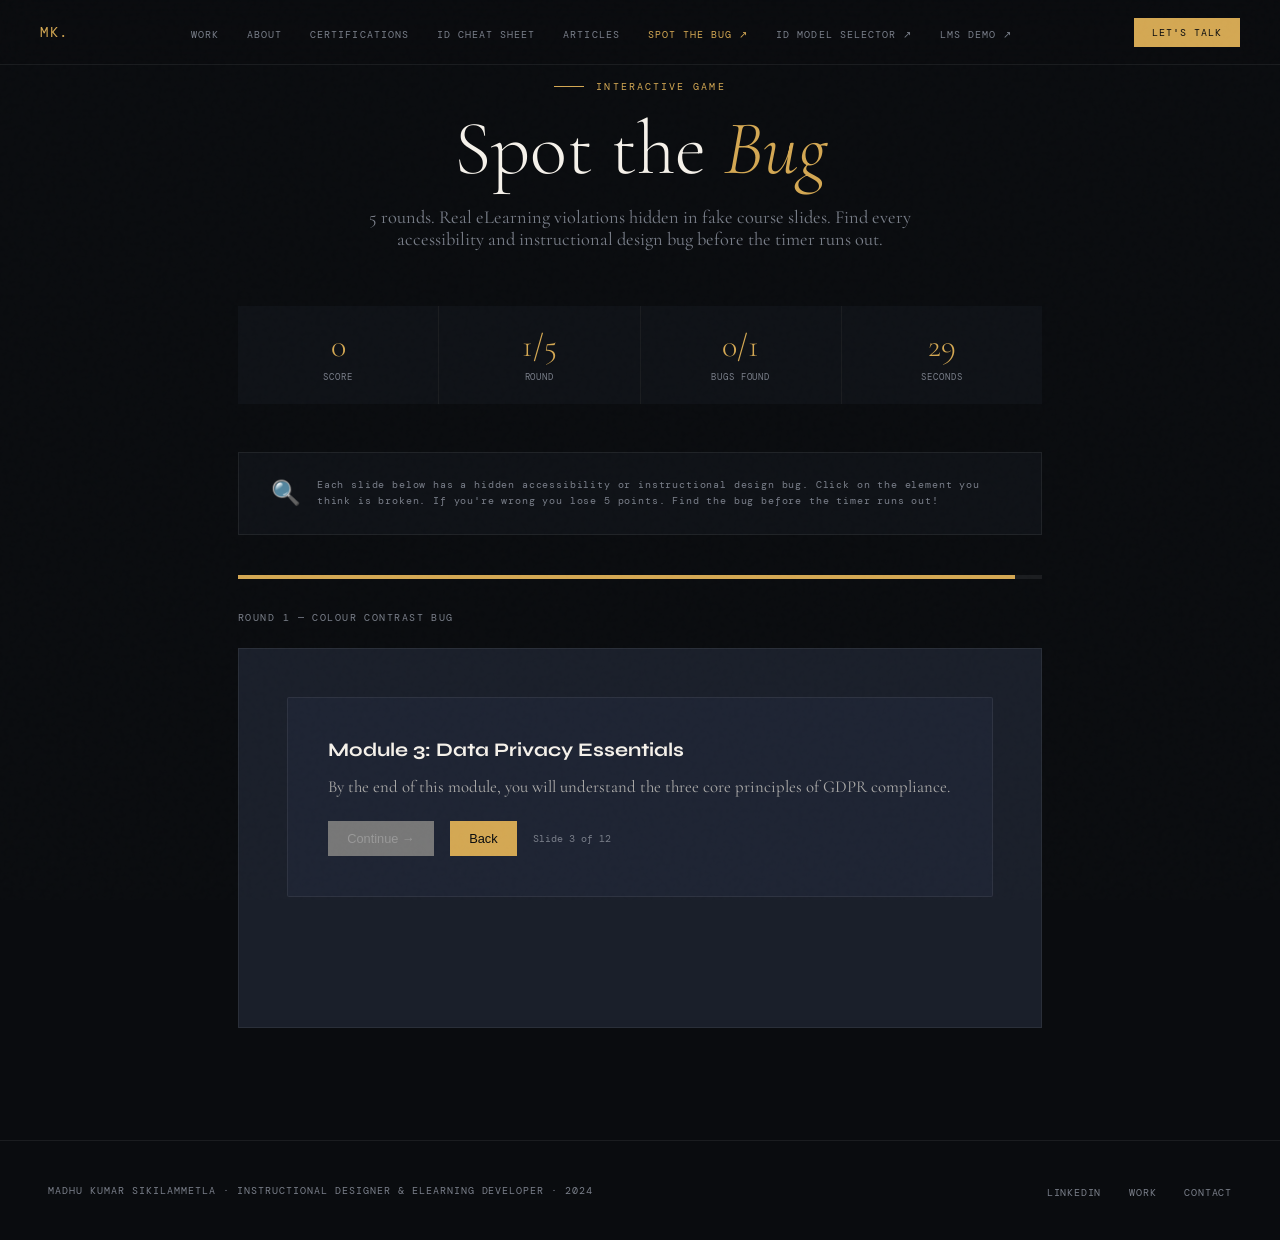
<file: spot-the-bug.html>
<!DOCTYPE html>
<html lang="en">
<head>
<meta charset="UTF-8"><meta name="viewport" content="width=device-width,initial-scale=1">
<title>Spot the Bug | Madhu Kumar Sikilammetla</title>
<link rel="stylesheet" href="style.css">
<style>
.game-wrapper{max-width:900px;margin:0 auto;padding:5rem 3rem}
.game-header{text-align:center;margin-bottom:3.5rem}
.game-stats{display:grid;grid-template-columns:repeat(4,1fr);gap:1px;background:var(--border);margin-bottom:3rem}
.gs-item{background:var(--bg2);padding:1.25rem;text-align:center}
.gs-val{font-family:'Cormorant Garamond',serif;font-size:2rem;font-weight:300;color:var(--accent);display:block}
.gs-lbl{font-family:'DM Mono',monospace;font-size:.58rem;letter-spacing:.1em;text-transform:uppercase;color:var(--muted)}
.slide-preview{background:var(--surface);border:1px solid var(--border);padding:3rem;position:relative;min-height:380px;margin-bottom:2rem;cursor:pointer;user-select:none}
.slide-title{font-family:'Syne',sans-serif;font-size:1.4rem;font-weight:700;color:var(--white);margin-bottom:1rem}
.slide-body{font-family:'Cormorant Garamond',serif;font-size:1.05rem;line-height:1.7;color:rgba(232,228,220,.7);margin-bottom:1.5rem}
.slide-btn{font-family:'DM Mono',monospace;font-size:.65rem;letter-spacing:.08em;text-transform:uppercase;padding:.7rem 1.4rem;border:none;cursor:pointer;margin:.3rem}
.slide-round-label{font-family:'DM Mono',monospace;font-size:.6rem;letter-spacing:.15em;text-transform:uppercase;color:var(--muted);margin-bottom:1.5rem}
.bug-marker{position:absolute;width:28px;height:28px;background:var(--accent3);border-radius:50%;display:flex;align-items:center;justify-content:center;font-size:.75rem;color:#fff;font-weight:700;cursor:pointer;animation:blink 1.5s infinite;border:2px solid #fff}
@keyframes blink{0%,100%{box-shadow:0 0 0 0 rgba(232,93,74,.5)}50%{box-shadow:0 0 0 8px rgba(232,93,74,0)}}
.hotspot{position:absolute;cursor:pointer;transition:background .2s}
.hotspot:hover{outline:2px dashed var(--accent);outline-offset:3px}
.feedback-panel{background:var(--bg2);border:1px solid var(--border);border-left:3px solid var(--accent3);padding:2rem;margin-bottom:2rem;display:none}
.feedback-panel.correct{border-left-color:#4ade80}
.feedback-panel.visible{display:block}
.fb-title{font-family:'DM Mono',monospace;font-size:.65rem;letter-spacing:.1em;text-transform:uppercase;margin-bottom:.75rem}
.fb-title.wrong{color:var(--accent3)}.fb-title.right{color:#4ade80}
.fb-body{font-family:'Cormorant Garamond',serif;font-size:1.05rem;line-height:1.7;color:var(--text)}
.instruction-box{background:var(--bg2);border:1px solid var(--border);padding:1.5rem 2rem;display:flex;align-items:center;gap:1rem;margin-bottom:2.5rem}
.instruction-box p{font-family:'DM Mono',monospace;font-size:.65rem;letter-spacing:.08em;color:var(--muted);line-height:1.6}
.game-over{text-align:center;display:none;padding:3rem}
.game-over.visible{display:block}
.final-score{font-family:'Cormorant Garamond',serif;font-size:6rem;font-weight:300;color:var(--accent);line-height:1}
.round-nav{display:flex;gap:.75rem;justify-content:flex-end}
#next-btn{display:none}
.timer-bar{height:4px;background:var(--border);margin-bottom:2rem;position:relative;overflow:hidden}
.timer-fill{height:100%;background:var(--accent);transition:width 1s linear}
/* slide specific styles */
.fake-slide{background:#1e2433;border:1px solid var(--border);padding:2.5rem;border-radius:2px}
.fs-heading{font-weight:700;margin-bottom:.75rem}
.low-contrast{color:#888!important}
.bad-btn{background:#777;color:#999;padding:.6rem 1.2rem;border:none;font-size:.8rem}
.good-btn{background:var(--accent);color:var(--bg);padding:.6rem 1.2rem;border:none;font-size:.8rem;cursor:pointer}
.img-placeholder{background:#2a3040;width:100%;height:100px;display:flex;align-items:center;justify-content:center;font-family:'DM Mono',monospace;font-size:.65rem;color:var(--muted);margin-bottom:1rem;border:1px dashed var(--border)}
</style>
</head>
<body>
<nav>
  <a class="nav-logo" href="index.html">MK.</a>
  <ul class="nav-links">
    <li><a href="work.html">Work</a></li><li><a href="about.html">About</a></li>
    <li><a href="certifications.html">Certifications</a></li><li><a href="id-frameworks.html">ID Cheat Sheet</a></li>
    <li><a href="articles.html">Articles</a></li><li><a href="spot-the-bug.html" class="active">Spot the Bug ↗</a></li>
    <li><a href="id-model-selector.html">ID Model Selector ↗</a></li><li><a href="lms-demo.html">LMS Demo ↗</a></li>
  </ul>
  <a href="contact.html" class="nav-cta">Let's Talk</a>
</nav>

<div class="game-wrapper">
  <div class="game-header">
    <div class="eyebrow" style="justify-content:center;margin-bottom:1rem">Interactive Game</div>
    <h1 class="page-title" style="font-size:clamp(2.5rem,6vw,5rem);text-align:center">Spot the <em>Bug</em></h1>
    <p style="font-family:'Cormorant Garamond',serif;font-size:1.15rem;color:var(--muted);max-width:560px;margin:1rem auto 0">5 rounds. Real eLearning violations hidden in fake course slides. Find every accessibility and instructional design bug before the timer runs out.</p>
  </div>

  <div class="game-stats">
    <div class="gs-item"><span class="gs-val" id="score-val">0</span><span class="gs-lbl">Score</span></div>
    <div class="gs-item"><span class="gs-val" id="round-val">1/5</span><span class="gs-lbl">Round</span></div>
    <div class="gs-item"><span class="gs-val" id="found-val">0/1</span><span class="gs-lbl">Bugs Found</span></div>
    <div class="gs-item"><span class="gs-val" id="timer-val">30</span><span class="gs-lbl">Seconds</span></div>
  </div>

  <div id="game-area">
    <div class="instruction-box">
      <span style="font-size:1.5rem">🔍</span>
      <p>Each slide below has a hidden accessibility or instructional design bug. Click on the element you think is broken. If you're wrong you lose 5 points. Find the bug before the timer runs out!</p>
    </div>
    <div class="timer-bar"><div class="timer-fill" id="timer-fill"></div></div>
    <div class="slide-round-label" id="round-label">Round 1 of 5 — Find the bug in this slide</div>
    <div class="slide-preview" id="slide-preview"></div>
    <div class="feedback-panel" id="feedback-panel">
      <div class="fb-title" id="fb-title"></div>
      <div class="fb-body" id="fb-body"></div>
    </div>
    <div class="round-nav">
      <button class="btn-ghost" id="next-btn" onclick="nextRound()">Next Round →</button>
    </div>
  </div>

  <div class="game-over" id="game-over">
    <div class="eyebrow" style="justify-content:center">Game Over</div>
    <div class="final-score" id="final-score">0</div>
    <div style="font-family:'DM Mono',monospace;font-size:.72rem;letter-spacing:.1em;color:var(--muted);margin:.5rem 0 2rem">/ 100 points</div>
    <div id="final-msg" style="font-family:'Cormorant Garamond',serif;font-size:1.25rem;color:var(--text);max-width:500px;margin:0 auto 2rem;line-height:1.6"></div>
    <button class="btn-primary" onclick="restartGame()">Play Again →</button>
    <a href="work.html" class="btn-ghost" style="margin-left:.75rem">See Real Projects →</a>
  </div>
</div>

<footer>
  <div class="footer-logo">Madhu Kumar Sikilammetla · Instructional Designer & eLearning Developer · 2024</div>
  <ul class="footer-links"><li><a href="https://www.linkedin.com/in/madhu-kumar-sikilammetla-22694598" target="_blank">LinkedIn</a></li><li><a href="work.html">Work</a></li><li><a href="contact.html">Contact</a></li></ul>
</footer>

<script src="main.js"></script>
<script>
const rounds=[
  {
    label:'Round 1 — Colour Contrast Bug',
    html:`<div class="fake-slide">
      <div class="fs-heading" style="color:var(--white);font-size:1.2rem">Module 3: Data Privacy Essentials</div>
      <p class="slide-body" style="margin-bottom:1.25rem">By the end of this module, you will understand the three core principles of GDPR compliance.</p>
      <div style="display:flex;gap:1rem;align-items:center;flex-wrap:wrap">
        <button id="bug-el" class="bad-btn">Continue →</button>
        <button class="good-btn">Back</button>
        <span style="font-family:'DM Mono',monospace;font-size:.6rem;color:var(--muted)">Slide 3 of 12</span>
      </div>
    </div>`,
    bugId:'bug-el',
    title:'❌ Low Contrast Button — WCAG Fail',
    body:'The "Continue" button has a contrast ratio of approximately 1.4:1 — far below the WCAG 2.1 AA minimum of 4.5:1 for normal text. Learners with low vision, colour deficiency, or those viewing on a bright screen cannot read this button. The fix: use a high-contrast foreground/background pair. The "Back" button passes — the "Continue" button does not.',
    explain:'WCAG 2.1 Success Criterion 1.4.3 requires a contrast ratio of at least 4.5:1 for normal text and 3:1 for large text.'
  },
  {
    label:'Round 2 — Missing Alt Text Bug',
    html:`<div class="fake-slide">
      <div class="fs-heading" style="color:var(--white);font-size:1.2rem">Step 2: The Compliance Workflow</div>
      <div class="img-placeholder" id="bug-el" role="img">[ Compliance Workflow Diagram ]</div>
      <p class="slide-body">Follow the steps shown above to complete the quarterly compliance review. Each step must be documented in the audit trail system.</p>
      <button class="good-btn">Next →</button>
    </div>`,
    bugId:'bug-el',
    title:'❌ Missing Descriptive Alt Text',
    body:'The workflow diagram has no alt text. A screen reader will announce "image" or skip it entirely — leaving visually impaired learners with no access to the information conveyed in the diagram. Since the image is informational (the slide says "follow the steps shown above"), it must have a descriptive alt text that conveys what the diagram communicates. Decorative images should be marked with alt="" to be skipped.',
    explain:'WCAG 2.1 Success Criterion 1.1.1: All non-text content must have a text alternative that serves the equivalent purpose.'
  },
  {
    label:'Round 3 — Cognitive Overload Bug',
    html:`<div class="fake-slide">
      <div class="fs-heading" style="color:var(--white);font-size:1.2rem">Chapter 4: Anti-Money Laundering Regulations</div>
      <p id="bug-el" class="slide-body" style="font-size:.85rem;line-height:1.5">The Anti-Money Laundering (AML) framework establishes a comprehensive regulatory structure requiring financial institutions to implement robust customer due diligence (CDD) procedures including enhanced due diligence (EDD) for high-risk clients, suspicious activity reporting (SAR) requirements with 30-day filing windows, beneficial ownership verification for legal entity customers, correspondent banking relationship oversight, and cross-border wire transfer documentation under FATF Recommendation 16, in addition to internal controls, independent auditing, employee training programmes, and record retention obligations under the Bank Secrecy Act (BSA) as amended by the USA PATRIOT Act Section 326, all of which must be integrated into a unified compliance management system reviewed annually by the Chief Compliance Officer.</p>
      <button class="good-btn" style="margin-top:1rem">I Understand →</button>
    </div>`,
    bugId:'bug-el',
    title:'❌ Cognitive Overload — Text Dump',
    body:'This single paragraph contains 12 distinct concepts, 7 acronyms, and 3 legal references — all presented as one unbroken block of text with no chunking, no hierarchy, and no visual breathing room. Cognitive Load Theory tells us working memory can hold approximately 4–7 items. This slide asks it to hold 12+. The instructional design fix: chunk content into digestible pieces, use progressive disclosure, and separate concepts across multiple screens or accordions. Never replace course design with a wall of text.',
    explain:'Cognitive Load Theory (Sweller, 1988): Intrinsic, extraneous, and germane load must be managed to avoid overloading working memory.'
  },
  {
    label:'Round 4 — Wrong Assessment Type Bug',
    html:`<div class="fake-slide">
      <div class="fs-heading" style="color:var(--white);font-size:1.2rem">Knowledge Check</div>
      <p class="slide-body">What does GDPR stand for?</p>
      <div style="display:flex;flex-direction:column;gap:.6rem;margin-top:1rem" id="bug-el">
        <label style="display:flex;align-items:center;gap:.75rem;cursor:pointer;font-family:'Cormorant Garamond',serif;color:var(--text)"><input type="radio" name="q"> General Data Protection Regulation</label>
        <label style="display:flex;align-items:center;gap:.75rem;cursor:pointer;font-family:'Cormorant Garamond',serif;color:var(--text)"><input type="radio" name="q"> Global Data Privacy Requirement</label>
        <label style="display:flex;align-items:center;gap:.75rem;cursor:pointer;font-family:'Cormorant Garamond',serif;color:var(--text)"><input type="radio" name="q"> General Digital Privacy Rules</label>
      </div>
      <button class="good-btn" style="margin-top:1.25rem">Submit</button>
    </div>`,
    bugId:'bug-el',
    title:'❌ Recall Question for a Behaviour-Change Course',
    body:'This question tests whether learners can recall an acronym definition. But GDPR compliance training is not about knowing what GDPR stands for — it\'s about knowing how to handle personal data correctly. This is a classic ID failure: assessment misaligned with the learning objective. Using Bloom\'s Taxonomy, this is a Level 1 (Remember) question in a course that should be assessing Level 3 (Apply) or Level 4 (Analyse). The correct assessment: give learners a scenario involving a data handling decision and ask them what they should do.',
    explain:'Bloom\'s Taxonomy: Assessment must match the cognitive level of the learning objective. Recall questions for application-level objectives = wasted assessment opportunity.'
  },
  {
    label:'Round 5 — Tab Order Bug',
    html:`<div class="fake-slide">
      <div class="fs-heading" style="color:var(--white);font-size:1.2rem">Interactive: Arrange the Steps</div>
      <p class="slide-body" style="margin-bottom:1.25rem">Use Tab to navigate and Enter to select. Place the compliance steps in the correct order.</p>
      <div style="display:grid;grid-template-columns:1fr 1fr;gap:.75rem" id="bug-el">
        <button style="background:var(--surface);border:1px solid var(--border);color:var(--text);padding:1rem;font-family:'Cormorant Garamond',serif;font-size:1rem;cursor:pointer;text-align:left" tabindex="3">Step 3: Submit SAR</button>
        <button style="background:var(--surface);border:1px solid var(--border);color:var(--text);padding:1rem;font-family:'Cormorant Garamond',serif;font-size:1rem;cursor:pointer;text-align:left" tabindex="1">Step 1: Identify Risk</button>
        <button style="background:var(--surface);border:1px solid var(--border);color:var(--text);padding:1rem;font-family:'Cormorant Garamond',serif;font-size:1rem;cursor:pointer;text-align:left" tabindex="4">Step 4: Document Outcome</button>
        <button style="background:var(--surface);border:1px solid var(--border);color:var(--text);padding:1rem;font-family:'Cormorant Garamond',serif;font-size:1rem;cursor:pointer;text-align:left" tabindex="2">Step 2: Assess Evidence</button>
      </div>
      <button class="good-btn" style="margin-top:1.25rem" tabindex="5">Submit Order →</button>
    </div>`,
    bugId:'bug-el',
    title:'❌ Illogical Tab Order — Keyboard Navigation Broken',
    body:'The tab order on this interaction jumps across the grid in a confusing pattern: top-right → bottom-left → top-left → bottom-right. A keyboard user tabbing through this interaction will experience a disorienting, unpredictable focus flow that does not match visual reading order or logical sequence. In Storyline, tab order defaults to object creation order, not visual layout order. This must be explicitly set using the Tab Order dialog. The fix: ensure tab order follows the logical visual sequence from top-left to bottom-right, matching how sighted users process the layout.',
    explain:'WCAG 2.1 Success Criterion 2.4.3: If a page can be navigated sequentially, focus order must preserve meaning and operability.'
  }
];

let currentRound=0,score=0,bugsFound=0,timer=30,timerInterval,roundComplete=false;

function renderRound(){
  const r=rounds[currentRound];
  document.getElementById('round-label').textContent=r.label;
  document.getElementById('slide-preview').innerHTML=r.html;
  document.getElementById('round-val').textContent=(currentRound+1)+'/5';
  document.getElementById('found-val').textContent='0/1';
  document.getElementById('feedback-panel').classList.remove('visible','correct');
  document.getElementById('next-btn').style.display='none';
  roundComplete=false;

  // attach click handler to bug element
  setTimeout(()=>{
    const bugEl=document.getElementById(r.bugId);
    if(bugEl){
      bugEl.addEventListener('click',()=>handleClick(true,bugEl));
    }
    // handle wrong clicks on non-bug elements
    document.querySelectorAll('#slide-preview *:not(#'+r.bugId+')').forEach(el=>{
      el.addEventListener('click',(e)=>{
        if(!roundComplete && e.target.id!==r.bugId) handleClick(false,null);
      });
    });
  },100);

  startTimer();
}

function handleClick(correct,el){
  if(roundComplete) return;
  roundComplete=true;
  clearInterval(timerInterval);
  const r=rounds[currentRound];
  const fb=document.getElementById('feedback-panel');
  const fbt=document.getElementById('fb-title');
  const fbb=document.getElementById('fb-body');
  if(correct){
    score+=20;
    bugsFound=1;
    document.getElementById('score-val').textContent=score;
    document.getElementById('found-val').textContent='1/1';
    fbt.className='fb-title right'; fbt.textContent='✓ Correct! Bug Found!';
    fb.classList.add('correct');
    if(el){ el.style.outline='2px solid #4ade80'; el.style.outlineOffset='3px'; }
  } else {
    score=Math.max(0,score-5);
    document.getElementById('score-val').textContent=score;
    fbt.className='fb-title wrong'; fbt.textContent='✗ Not quite — wrong element';
    fbb.innerHTML='That element doesn\'t contain the bug. You lost 5 points. Keep looking! The bug explanation: <br><br><em>'+r.body+'</em>';
    fb.classList.remove('correct');
    fb.classList.add('visible');
    document.getElementById('next-btn').style.display='inline-block';
    return;
  }
  fbb.textContent=r.body;
  fb.classList.add('visible');
  document.getElementById('next-btn').style.display='inline-block';
}

function startTimer(){
  timer=30;
  document.getElementById('timer-val').textContent=timer;
  document.getElementById('timer-fill').style.width='100%';
  timerInterval=setInterval(()=>{
    timer--;
    document.getElementById('timer-val').textContent=timer;
    document.getElementById('timer-fill').style.width=(timer/30*100)+'%';
    if(timer<=0){
      clearInterval(timerInterval);
      if(!roundComplete){ roundComplete=true; timeUp(); }
    }
  },1000);
}

function timeUp(){
  const r=rounds[currentRound];
  const fb=document.getElementById('feedback-panel');
  document.getElementById('fb-title').className='fb-title wrong';
  document.getElementById('fb-title').textContent='⏱ Time\'s up!';
  document.getElementById('fb-body').innerHTML='<strong>The bug was:</strong><br><br>'+r.body;
  fb.classList.add('visible');
  document.getElementById('next-btn').style.display='inline-block';
}

function nextRound(){
  currentRound++;
  if(currentRound>=rounds.length){ endGame(); return; }
  renderRound();
}

function endGame(){
  document.getElementById('game-area').style.display='none';
  const go=document.getElementById('game-over');
  go.classList.add('visible');
  document.getElementById('final-score').textContent=score;
  const msgs=['Keep practising — try the ID Cheat Sheet!','Not bad — you know accessibility is important.','Solid score — you\'ve got a sharp eye for bugs.','Excellent! You\'re thinking like an accessibility engineer.','Perfect score! You\'re ready to audit real courses.'];
  const idx=Math.min(Math.floor(score/20),4);
  document.getElementById('final-msg').textContent=msgs[idx];
}

function restartGame(){
  currentRound=0;score=0;bugsFound=0;
  document.getElementById('score-val').textContent=0;
  document.getElementById('game-area').style.display='block';
  document.getElementById('game-over').classList.remove('visible');
  renderRound();
}

renderRound();
</script>
</body>
</html>
</file>
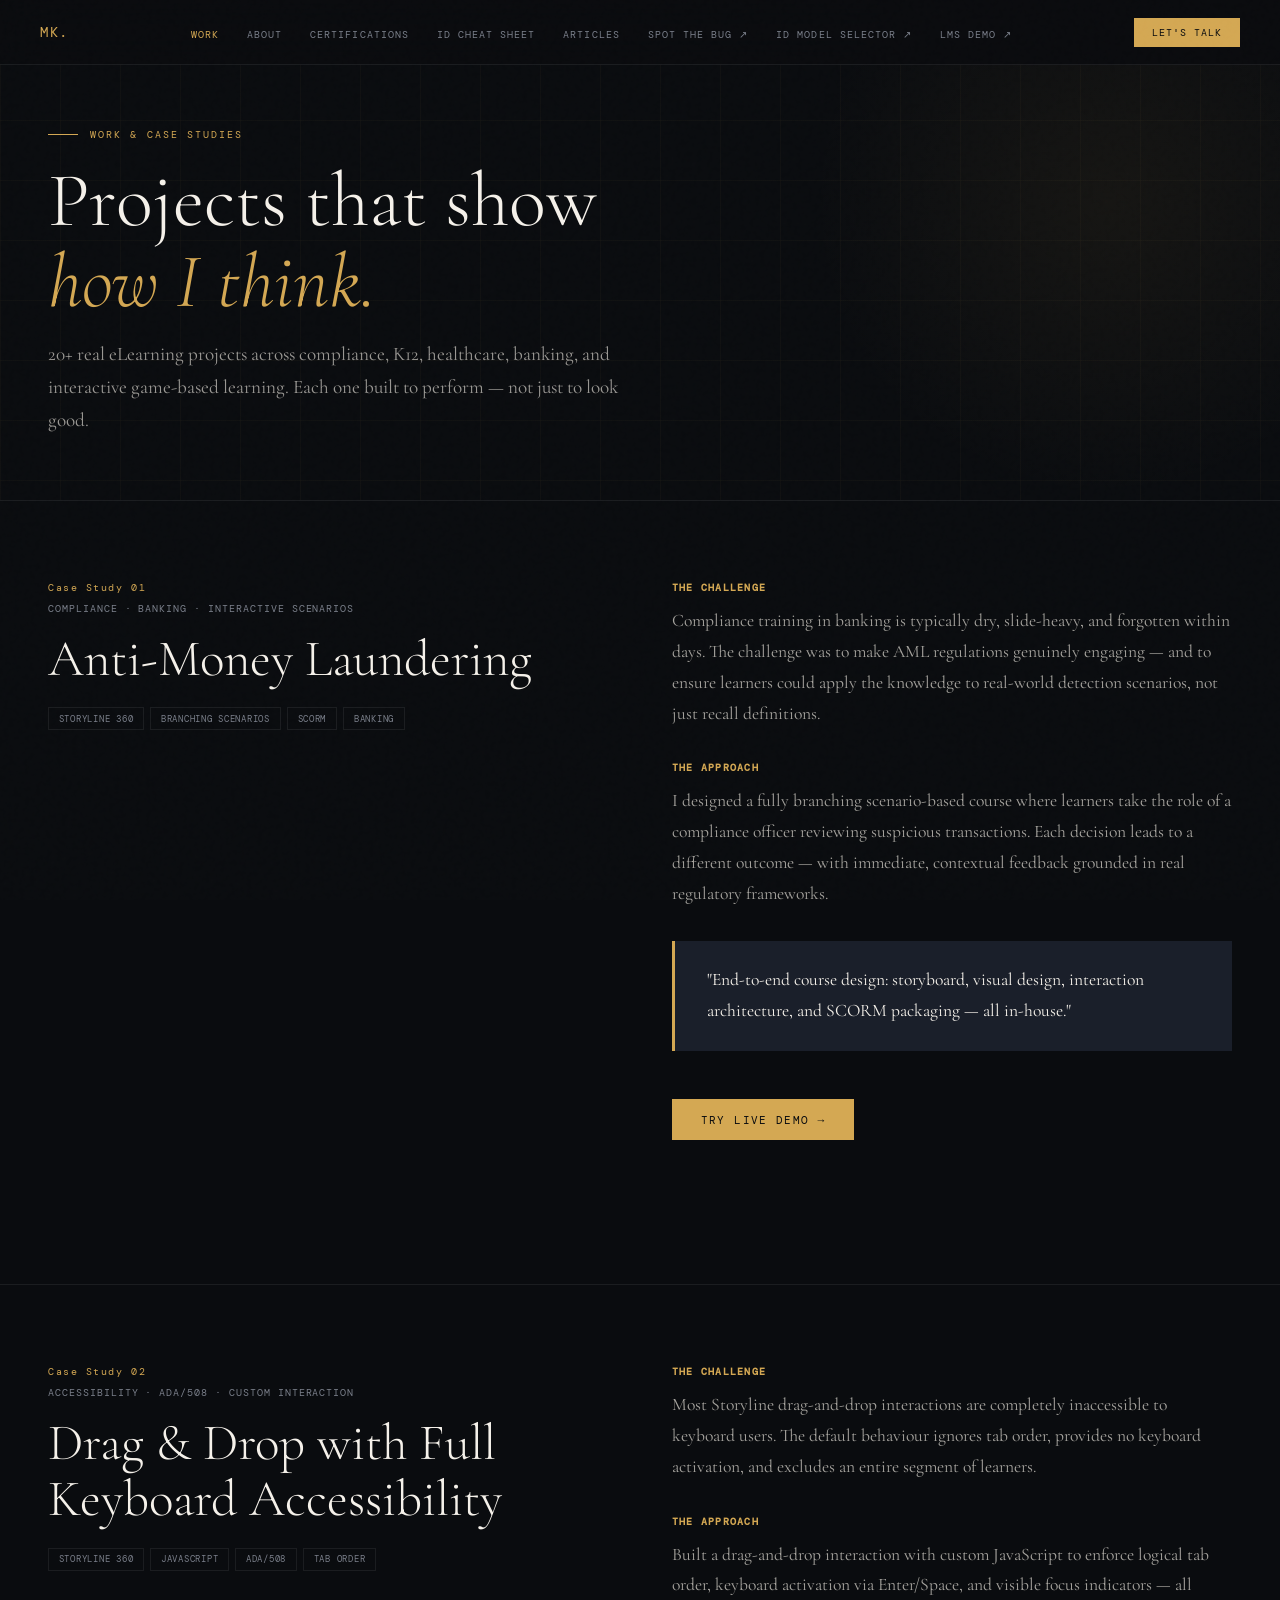
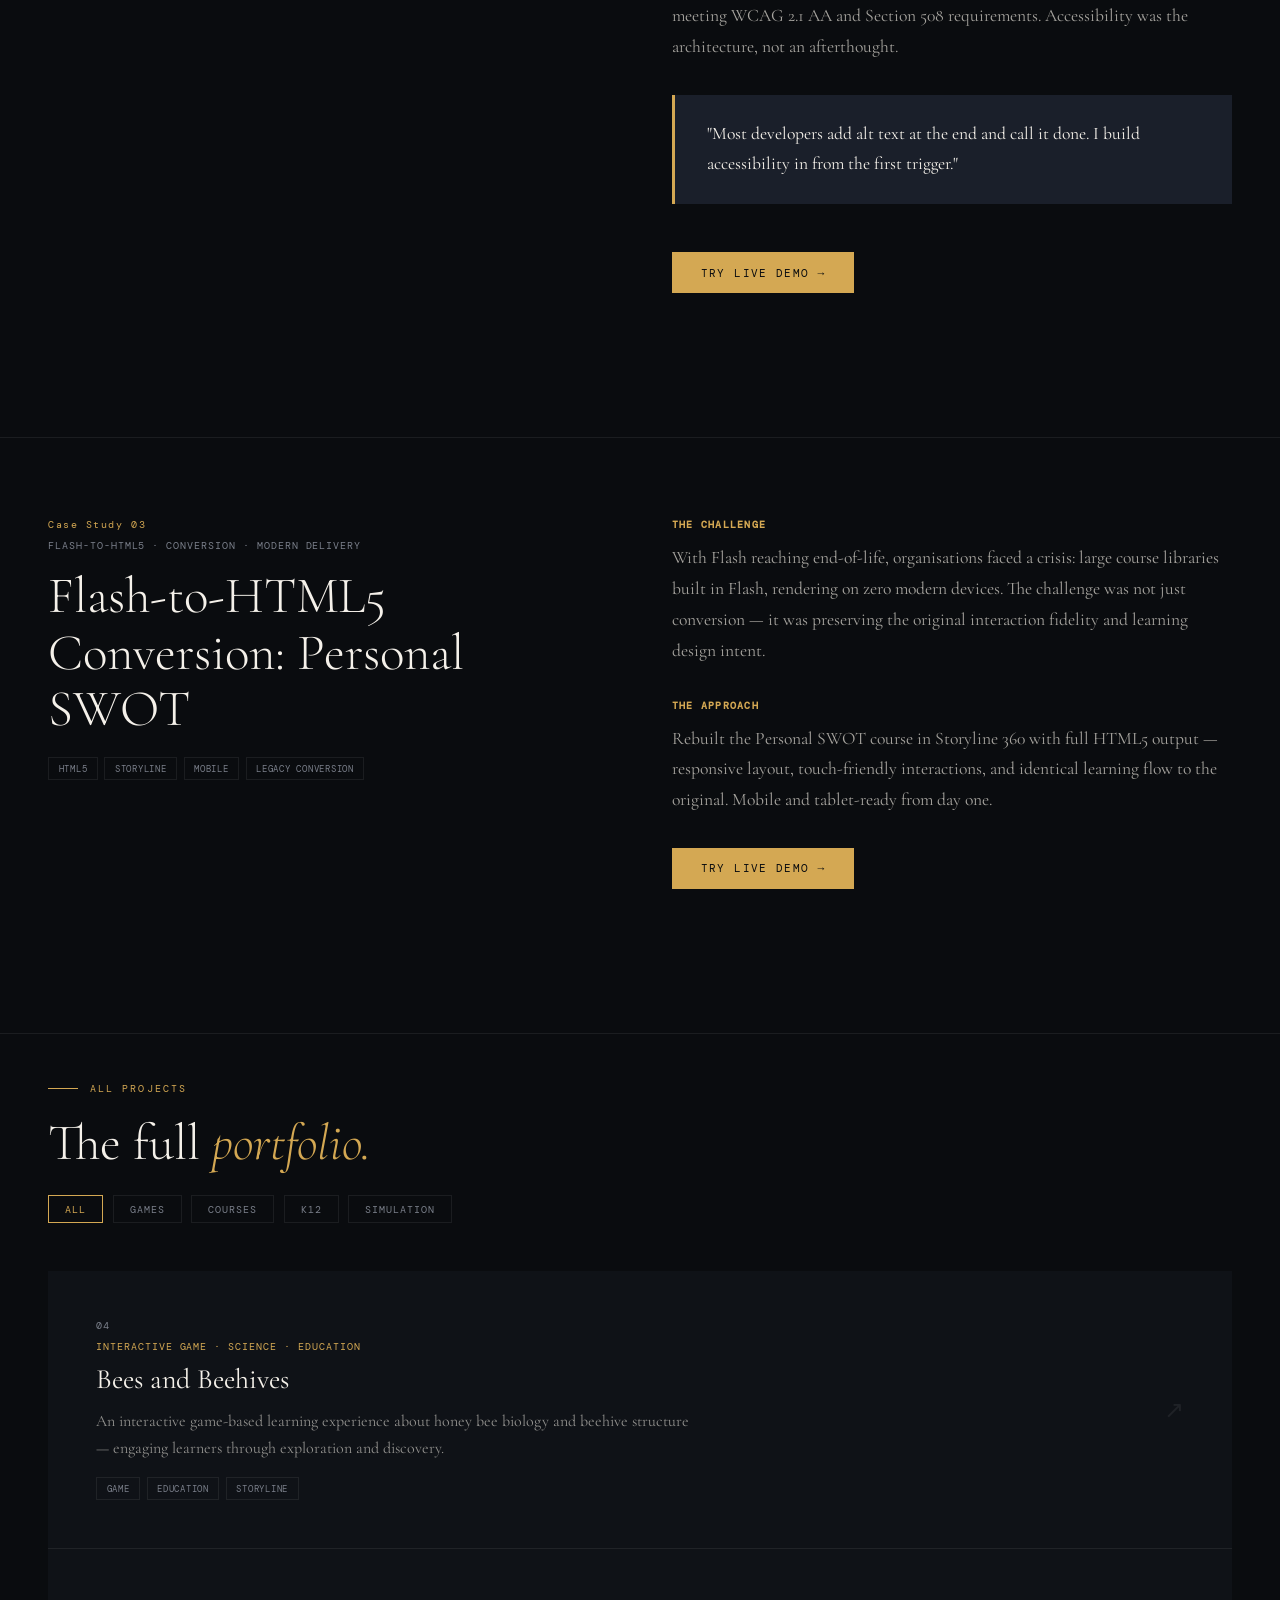
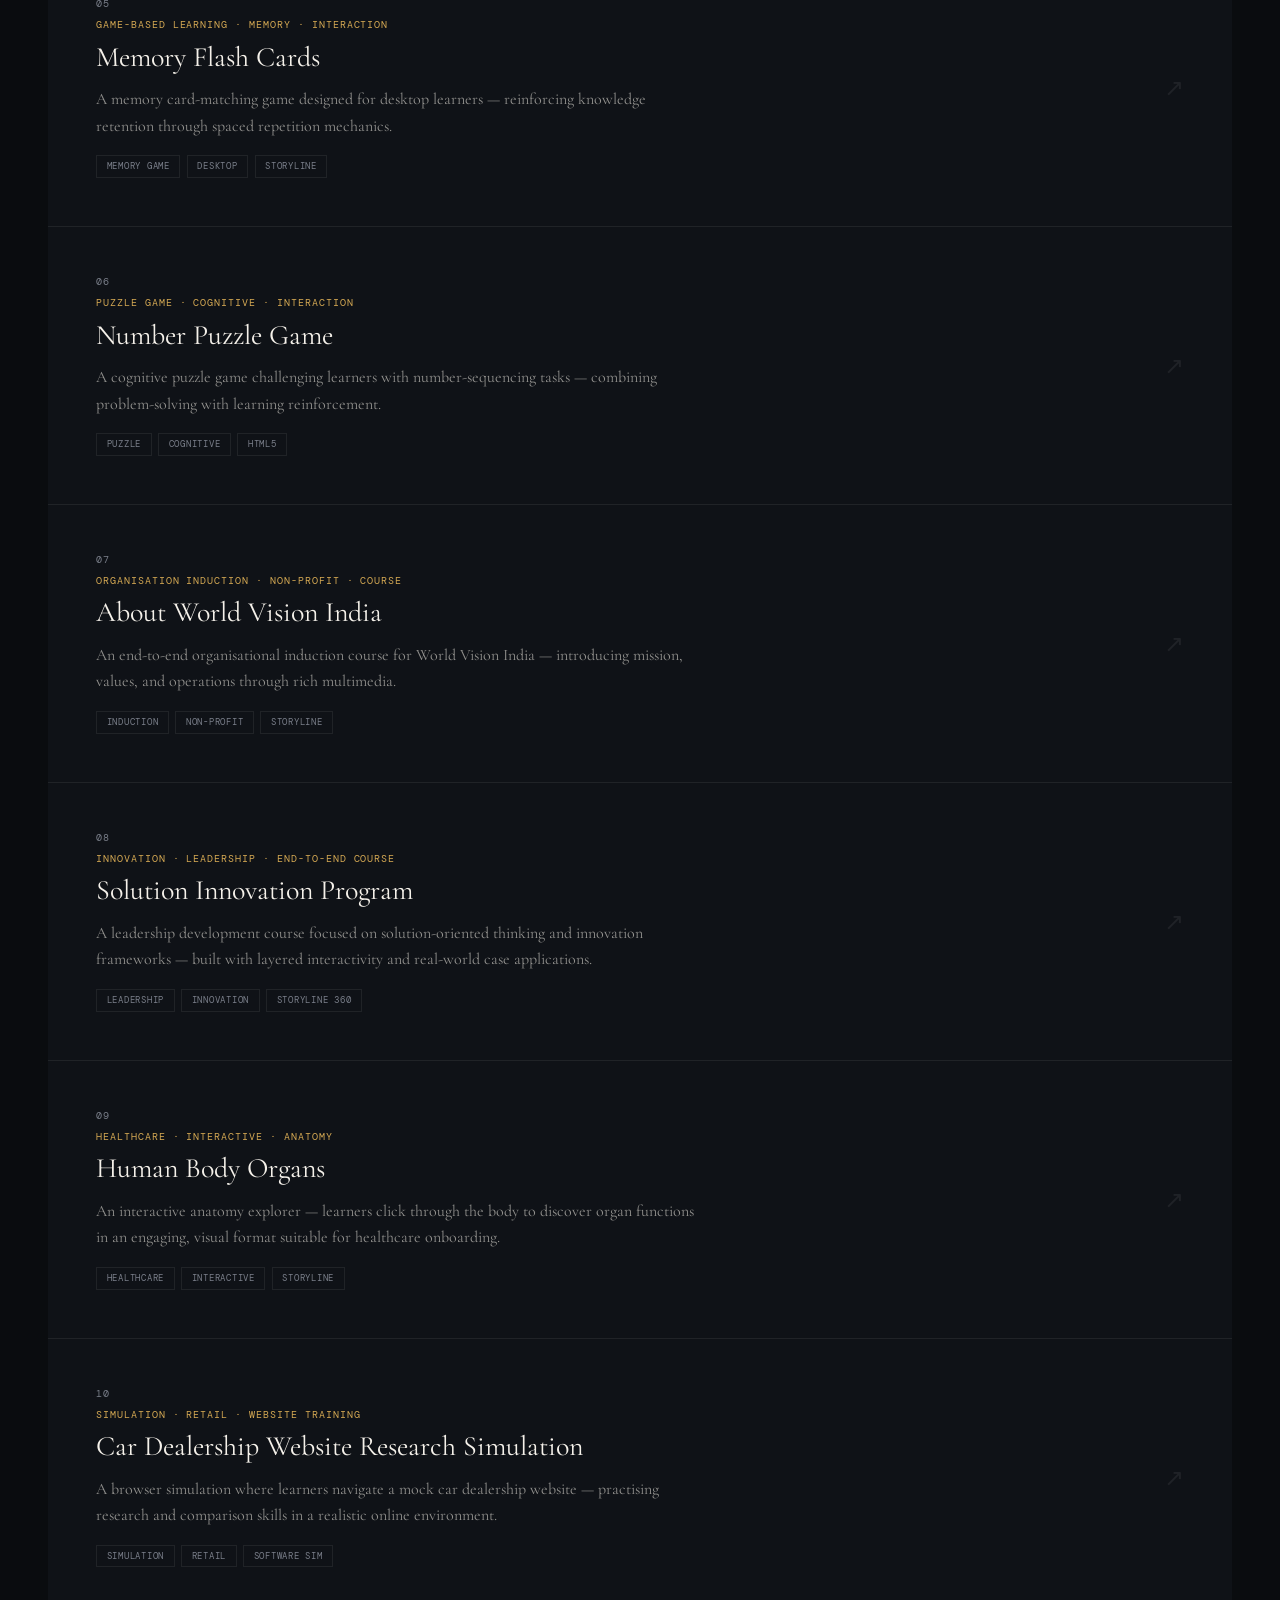
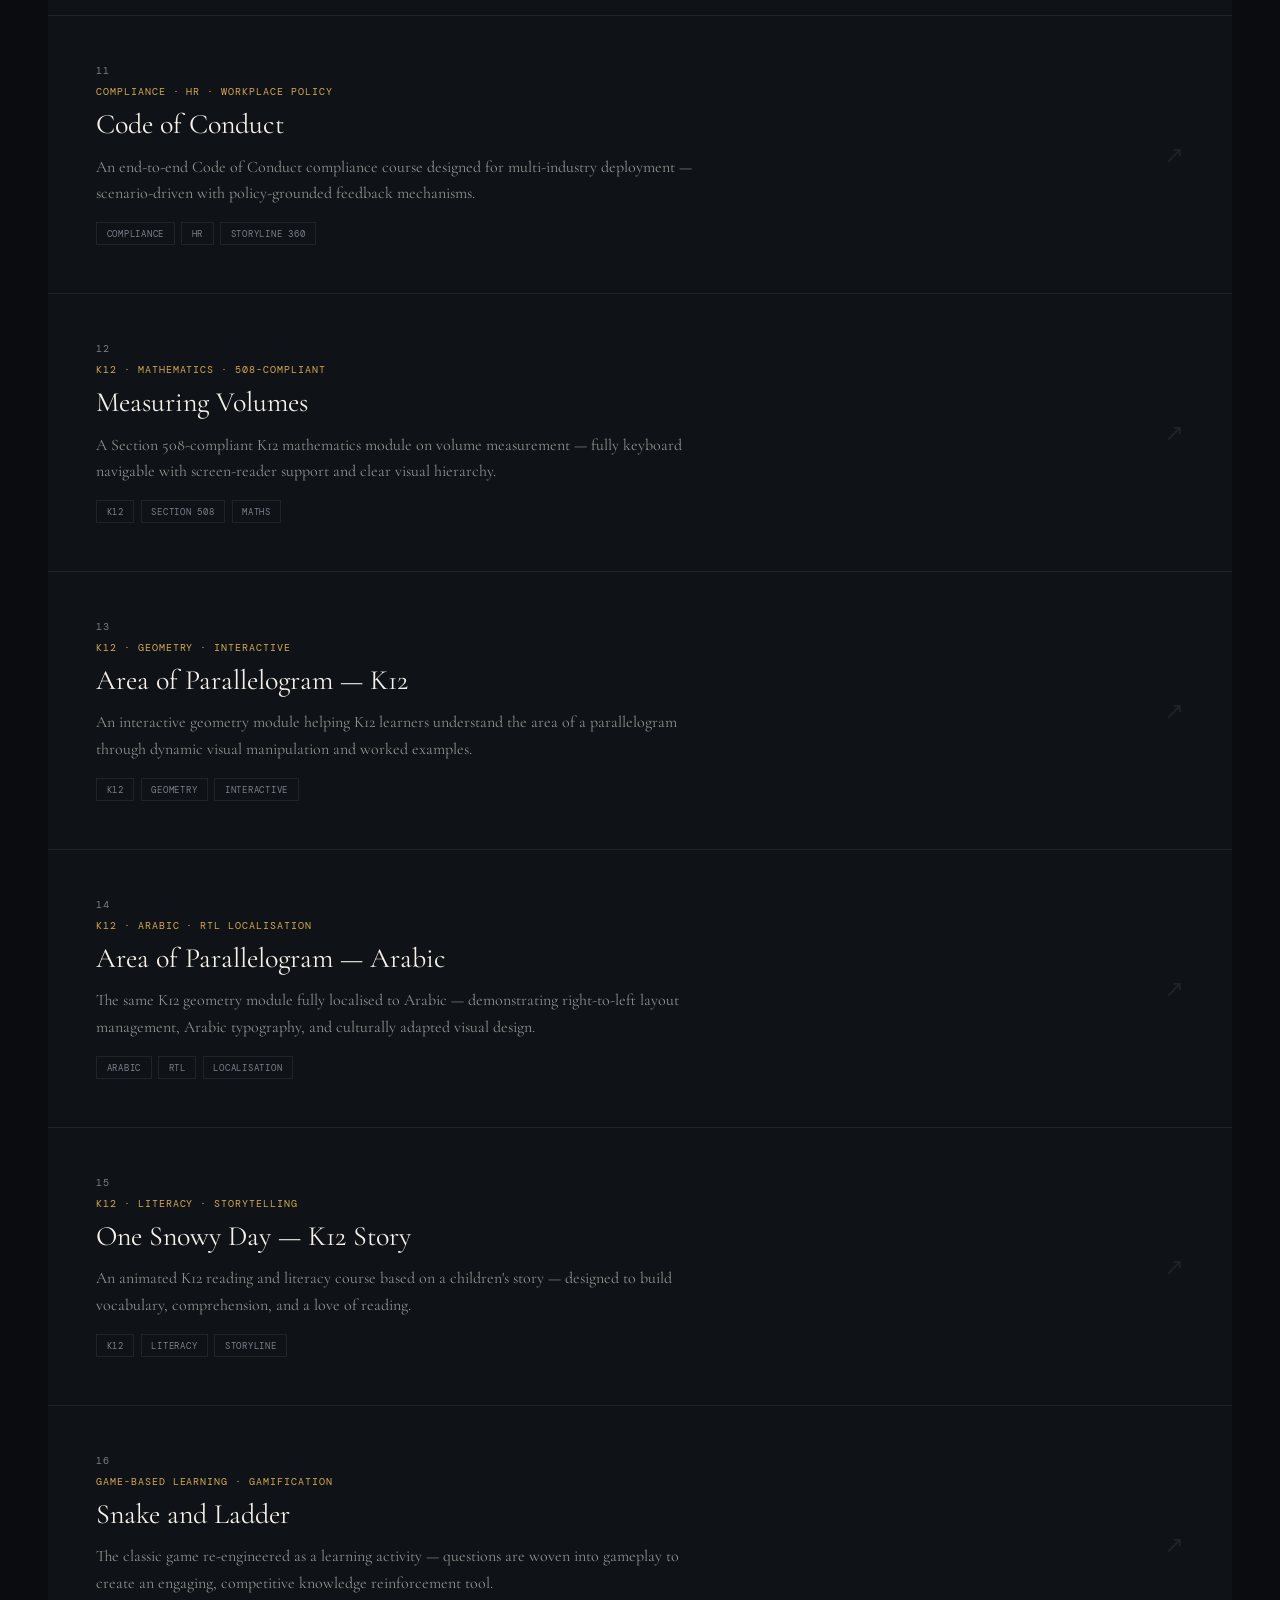
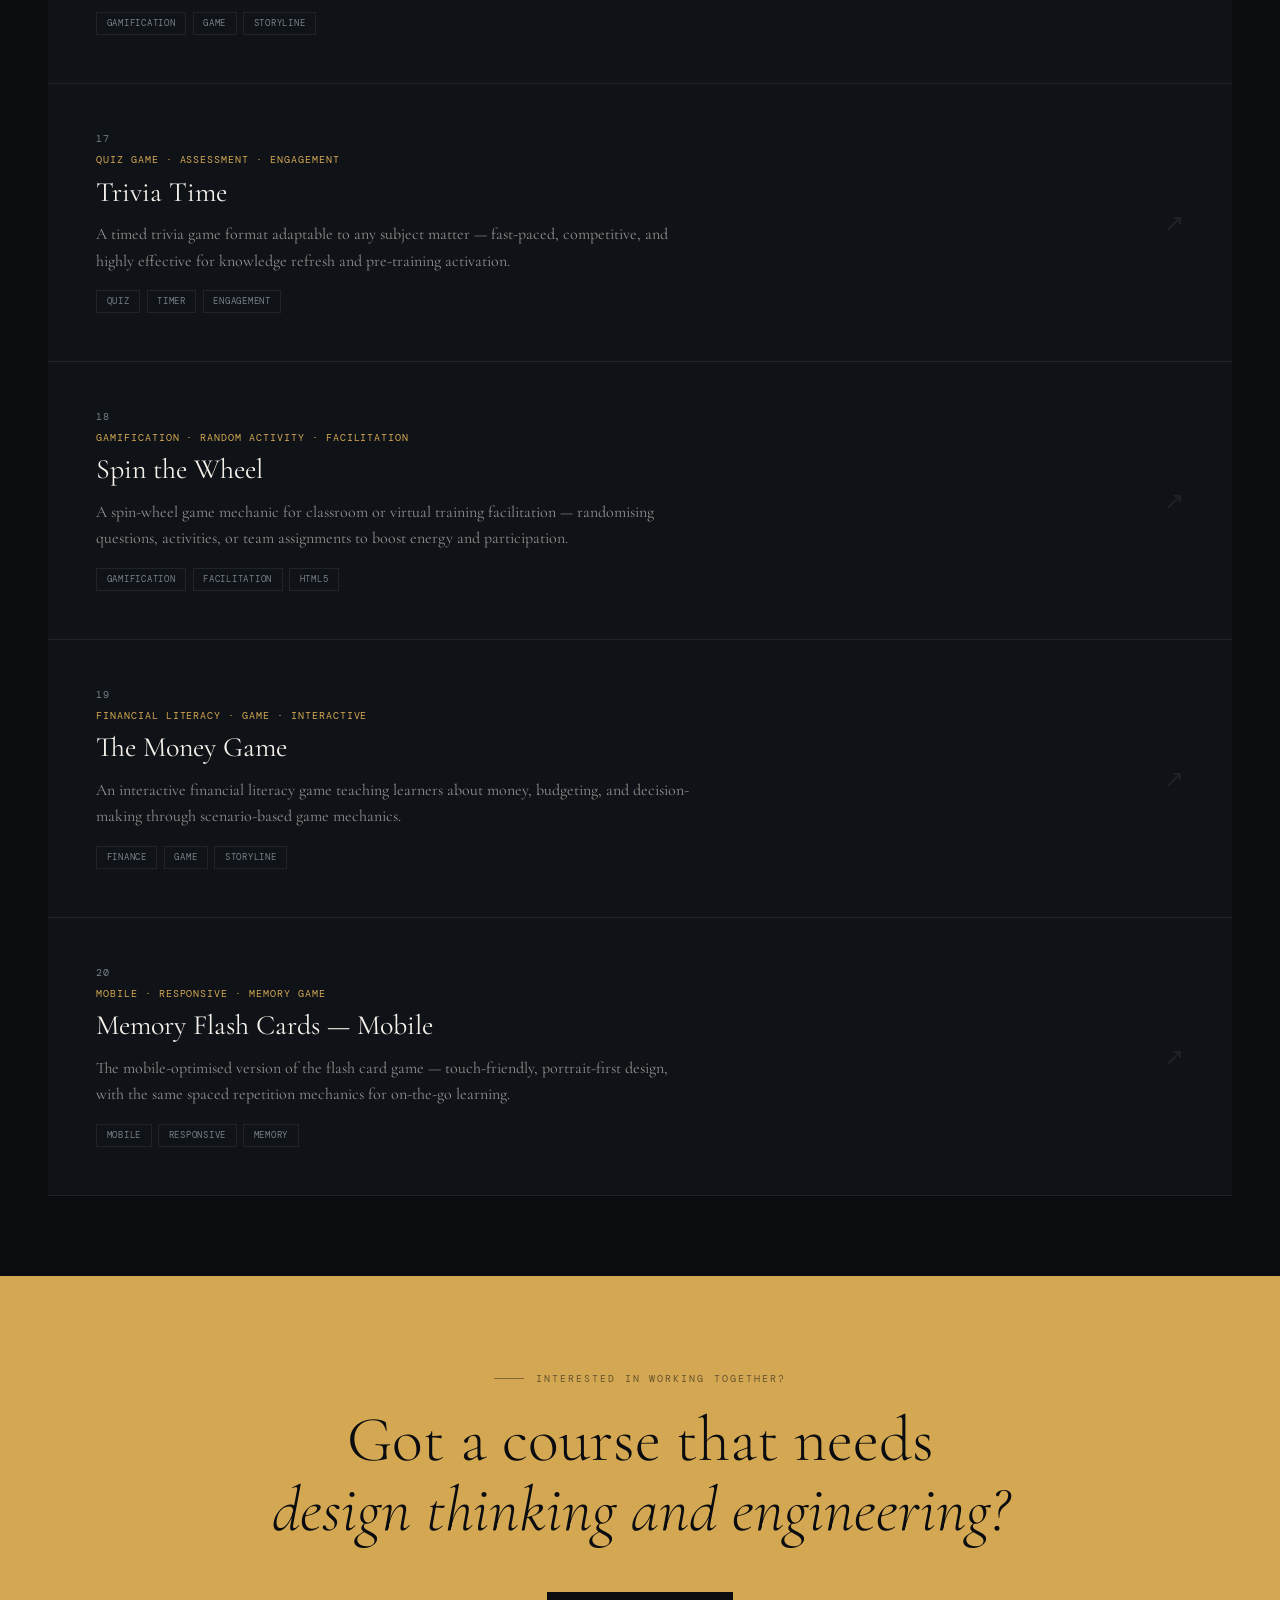
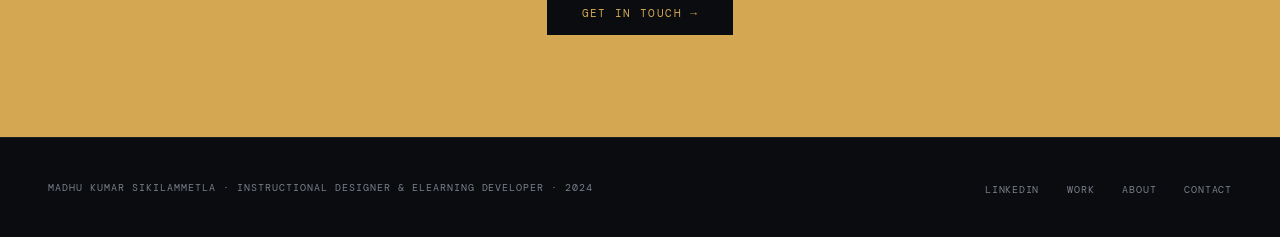
<file: work.html>
<!DOCTYPE html>
<html lang="en">
<head>
<meta charset="UTF-8"><meta name="viewport" content="width=device-width,initial-scale=1">
<title>Work & Case Studies | Madhu Kumar Sikilammetla</title>
<link rel="stylesheet" href="style.css">
<style>
.filter-bar{display:flex;gap:.6rem;flex-wrap:wrap;margin-bottom:3rem}
.filter-btn{font-family:'DM Mono',monospace;font-size:.62rem;letter-spacing:.1em;text-transform:uppercase;color:var(--muted);border:1px solid var(--border);padding:.4rem 1rem;cursor:pointer;background:transparent;transition:all .2s}
.filter-btn:hover,.filter-btn.active{color:var(--accent);border-color:var(--accent)}
.project-card{background:var(--bg2);border-bottom:1px solid var(--border);padding:3rem;display:grid;grid-template-columns:1fr auto;gap:2rem;align-items:start;transition:background .3s;text-decoration:none;color:inherit}
.project-card:hover{background:var(--bg3)}
.project-num{font-family:'DM Mono',monospace;font-size:.6rem;letter-spacing:.15em;color:var(--muted);margin-bottom:.5rem}
.project-type{font-family:'DM Mono',monospace;font-size:.6rem;letter-spacing:.1em;text-transform:uppercase;color:var(--accent);margin-bottom:.6rem}
.project-title{font-family:'Cormorant Garamond',serif;font-size:1.75rem;font-weight:400;color:var(--white);line-height:1.2;margin-bottom:.75rem}
.project-desc{font-family:'Cormorant Garamond',serif;font-size:1rem;line-height:1.65;color:rgba(232,228,220,.6);margin-bottom:1rem;max-width:600px}
.project-tags{display:flex;flex-wrap:wrap;gap:.4rem}
.project-arrow{font-family:'DM Mono',monospace;font-size:1.5rem;color:var(--border);transition:color .3s;align-self:center}
.project-card:hover .project-arrow{color:var(--accent)}
.case-study{padding:5rem 3rem;border-bottom:1px solid var(--border)}
.cs-header{display:grid;grid-template-columns:1fr 1fr;gap:4rem;margin-bottom:4rem;align-items:start}
.cs-num{font-family:'DM Mono',monospace;font-size:.65rem;letter-spacing:.15em;color:var(--accent);margin-bottom:.5rem}
.cs-cat{font-family:'DM Mono',monospace;font-size:.6rem;letter-spacing:.1em;text-transform:uppercase;color:var(--muted);margin-bottom:1rem}
.cs-title{font-family:'Cormorant Garamond',serif;font-size:clamp(2rem,4vw,3.5rem);font-weight:300;line-height:1.1;color:var(--white)}
.cs-tags{display:flex;flex-wrap:wrap;gap:.4rem;margin-top:1.25rem}
.cs-body h4{font-family:'DM Mono',monospace;font-size:.65rem;letter-spacing:.12em;text-transform:uppercase;color:var(--accent);margin-bottom:.75rem;margin-top:2rem}
.cs-body h4:first-child{margin-top:0}
.cs-body p{font-family:'Cormorant Garamond',serif;font-size:1.1rem;line-height:1.75;color:rgba(232,228,220,.7);margin-bottom:1rem}
.cs-highlight{background:var(--surface);border-left:3px solid var(--accent);padding:1.5rem 2rem;margin:2rem 0}
.cs-highlight p{color:var(--white);margin-bottom:0}
@media(max-width:900px){
  .project-card{grid-template-columns:1fr}
  .project-arrow{display:none}
  .cs-header{grid-template-columns:1fr}
  .case-study{padding:3rem 1.5rem}
}
</style>
</head>
<body>
<nav>
  <a class="nav-logo" href="index.html">MK.</a>
  <ul class="nav-links">
    <li><a href="work.html" class="active">Work</a></li>
    <li><a href="about.html">About</a></li>
    <li><a href="certifications.html">Certifications</a></li>
    <li><a href="id-frameworks.html">ID Cheat Sheet</a></li>
    <li><a href="articles.html">Articles</a></li>
    <li><a href="spot-the-bug.html">Spot the Bug ↗</a></li>
    <li><a href="id-model-selector.html">ID Model Selector ↗</a></li>
    <li><a href="lms-demo.html">LMS Demo ↗</a></li>
  </ul>
  <a href="contact.html" class="nav-cta">Let's Talk</a>
</nav>

<div class="page-hero">
  <div class="page-hero-grid"></div>
  <div class="page-hero-glow"></div>
  <div class="eyebrow fade-up">Work & Case Studies</div>
  <h1 class="page-title fade-up">Projects that show<br><em>how I think.</em></h1>
  <p class="page-subtitle fade-up">20+ real eLearning projects across compliance, K12, healthcare, banking, and interactive game-based learning. Each one built to perform — not just to look good.</p>
</div>

<!-- CASE STUDIES -->
<div class="case-study fade-up" id="case1">
  <div class="cs-header">
    <div>
      <div class="cs-num">Case Study 01</div>
      <div class="cs-cat">Compliance · Banking · Interactive Scenarios</div>
      <h2 class="cs-title">Anti-Money Laundering</h2>
      <div class="cs-tags"><span class="tag">Storyline 360</span><span class="tag">Branching Scenarios</span><span class="tag">SCORM</span><span class="tag">Banking</span></div>
    </div>
    <div class="cs-body">
      <h4>The Challenge</h4>
      <p>Compliance training in banking is typically dry, slide-heavy, and forgotten within days. The challenge was to make AML regulations genuinely engaging — and to ensure learners could apply the knowledge to real-world detection scenarios, not just recall definitions.</p>
      <h4>The Approach</h4>
      <p>I designed a fully branching scenario-based course where learners take the role of a compliance officer reviewing suspicious transactions. Each decision leads to a different outcome — with immediate, contextual feedback grounded in real regulatory frameworks.</p>
      <div class="cs-highlight"><p>"End-to-end course design: storyboard, visual design, interaction architecture, and SCORM packaging — all in-house."</p></div>
      <a href="https://madhukumar5290.github.io/Anti-MoneyLaundering/" target="_blank" class="btn-primary" style="margin-top:1rem">Try Live Demo →</a>
    </div>
  </div>
</div>

<div class="case-study fade-up" id="case2">
  <div class="cs-header">
    <div>
      <div class="cs-num">Case Study 02</div>
      <div class="cs-cat">Accessibility · ADA/508 · Custom Interaction</div>
      <h2 class="cs-title">Drag & Drop with Full Keyboard Accessibility</h2>
      <div class="cs-tags"><span class="tag">Storyline 360</span><span class="tag">JavaScript</span><span class="tag">ADA/508</span><span class="tag">Tab Order</span></div>
    </div>
    <div class="cs-body">
      <h4>The Challenge</h4>
      <p>Most Storyline drag-and-drop interactions are completely inaccessible to keyboard users. The default behaviour ignores tab order, provides no keyboard activation, and excludes an entire segment of learners.</p>
      <h4>The Approach</h4>
      <p>Built a drag-and-drop interaction with custom JavaScript to enforce logical tab order, keyboard activation via Enter/Space, and visible focus indicators — all meeting WCAG 2.1 AA and Section 508 requirements. Accessibility was the architecture, not an afterthought.</p>
      <div class="cs-highlight"><p>"Most developers add alt text at the end and call it done. I build accessibility in from the first trigger."</p></div>
      <a href="https://madhukumar5290.github.io/DragandDropWithTabOrder/" target="_blank" class="btn-primary" style="margin-top:1rem">Try Live Demo →</a>
    </div>
  </div>
</div>

<div class="case-study fade-up" id="case3">
  <div class="cs-header">
    <div>
      <div class="cs-num">Case Study 03</div>
      <div class="cs-cat">Flash-to-HTML5 · Conversion · Modern Delivery</div>
      <h2 class="cs-title">Flash-to-HTML5 Conversion: Personal SWOT</h2>
      <div class="cs-tags"><span class="tag">HTML5</span><span class="tag">Storyline</span><span class="tag">Mobile</span><span class="tag">Legacy Conversion</span></div>
    </div>
    <div class="cs-body">
      <h4>The Challenge</h4>
      <p>With Flash reaching end-of-life, organisations faced a crisis: large course libraries built in Flash, rendering on zero modern devices. The challenge was not just conversion — it was preserving the original interaction fidelity and learning design intent.</p>
      <h4>The Approach</h4>
      <p>Rebuilt the Personal SWOT course in Storyline 360 with full HTML5 output — responsive layout, touch-friendly interactions, and identical learning flow to the original. Mobile and tablet-ready from day one.</p>
      <a href="https://madhukumar5290.github.io/SWOTAnalysis/" target="_blank" class="btn-primary" style="margin-top:1rem">Try Live Demo →</a>
    </div>
  </div>
</div>

<!-- ALL PROJECTS GRID -->
<section class="inner" style="padding-top:3rem">
  <div class="eyebrow fade-up">All Projects</div>
  <h2 class="section-title fade-up">The full <em>portfolio.</em></h2>
  <div class="filter-bar fade-up">
    <button class="filter-btn active" data-filter="all">All</button>
    <button class="filter-btn" data-filter="game">Games</button>
    <button class="filter-btn" data-filter="course">Courses</button>
    <button class="filter-btn" data-filter="k12">K12</button>
    <button class="filter-btn" data-filter="simulation">Simulation</button>
  </div>

  <div id="project-list">
    <a href="https://madhukumar5290.github.io/HoneyBeesandBeehives/" target="_blank" class="project-card" data-type="game"><div><div class="project-num">04</div><div class="project-type">Interactive Game · Science · Education</div><h3 class="project-title">Bees and Beehives</h3><p class="project-desc">An interactive game-based learning experience about honey bee biology and beehive structure — engaging learners through exploration and discovery.</p><div class="project-tags"><span class="tag">Game</span><span class="tag">Education</span><span class="tag">Storyline</span></div></div><div class="project-arrow">↗</div></a>
    <a href="https://madhukumar5290.github.io/MemoryFlashCardGameDesktop/" target="_blank" class="project-card" data-type="game"><div><div class="project-num">05</div><div class="project-type">Game-Based Learning · Memory · Interaction</div><h3 class="project-title">Memory Flash Cards</h3><p class="project-desc">A memory card-matching game designed for desktop learners — reinforcing knowledge retention through spaced repetition mechanics.</p><div class="project-tags"><span class="tag">Memory Game</span><span class="tag">Desktop</span><span class="tag">Storyline</span></div></div><div class="project-arrow">↗</div></a>
    <a href="https://madhukumar5290.github.io/NumberPuzzleGame/" target="_blank" class="project-card" data-type="game"><div><div class="project-num">06</div><div class="project-type">Puzzle Game · Cognitive · Interaction</div><h3 class="project-title">Number Puzzle Game</h3><p class="project-desc">A cognitive puzzle game challenging learners with number-sequencing tasks — combining problem-solving with learning reinforcement.</p><div class="project-tags"><span class="tag">Puzzle</span><span class="tag">Cognitive</span><span class="tag">HTML5</span></div></div><div class="project-arrow">↗</div></a>
    <a href="https://madhukumar5290.github.io/AboutWorldVisionIndia/" target="_blank" class="project-card" data-type="course"><div><div class="project-num">07</div><div class="project-type">Organisation Induction · Non-Profit · Course</div><h3 class="project-title">About World Vision India</h3><p class="project-desc">An end-to-end organisational induction course for World Vision India — introducing mission, values, and operations through rich multimedia.</p><div class="project-tags"><span class="tag">Induction</span><span class="tag">Non-Profit</span><span class="tag">Storyline</span></div></div><div class="project-arrow">↗</div></a>
    <a href="https://madhukumar5290.github.io/SolutionInnovationProgram/" target="_blank" class="project-card" data-type="course"><div><div class="project-num">08</div><div class="project-type">Innovation · Leadership · End-to-End Course</div><h3 class="project-title">Solution Innovation Program</h3><p class="project-desc">A leadership development course focused on solution-oriented thinking and innovation frameworks — built with layered interactivity and real-world case applications.</p><div class="project-tags"><span class="tag">Leadership</span><span class="tag">Innovation</span><span class="tag">Storyline 360</span></div></div><div class="project-arrow">↗</div></a>
    <a href="https://madhukumar5290.github.io/BodyOrgans/" target="_blank" class="project-card" data-type="game"><div><div class="project-num">09</div><div class="project-type">Healthcare · Interactive · Anatomy</div><h3 class="project-title">Human Body Organs</h3><p class="project-desc">An interactive anatomy explorer — learners click through the body to discover organ functions in an engaging, visual format suitable for healthcare onboarding.</p><div class="project-tags"><span class="tag">Healthcare</span><span class="tag">Interactive</span><span class="tag">Storyline</span></div></div><div class="project-arrow">↗</div></a>
    <a href="https://madhukumar5290.github.io/ConductingResearchOnACarDealershipWebsite/" target="_blank" class="project-card" data-type="simulation"><div><div class="project-num">10</div><div class="project-type">Simulation · Retail · Website Training</div><h3 class="project-title">Car Dealership Website Research Simulation</h3><p class="project-desc">A browser simulation where learners navigate a mock car dealership website — practising research and comparison skills in a realistic online environment.</p><div class="project-tags"><span class="tag">Simulation</span><span class="tag">Retail</span><span class="tag">Software Sim</span></div></div><div class="project-arrow">↗</div></a>
    <a href="https://madhukumar5290.github.io/CodeOfConduct/" target="_blank" class="project-card" data-type="course"><div><div class="project-num">11</div><div class="project-type">Compliance · HR · Workplace Policy</div><h3 class="project-title">Code of Conduct</h3><p class="project-desc">An end-to-end Code of Conduct compliance course designed for multi-industry deployment — scenario-driven with policy-grounded feedback mechanisms.</p><div class="project-tags"><span class="tag">Compliance</span><span class="tag">HR</span><span class="tag">Storyline 360</span></div></div><div class="project-arrow">↗</div></a>
    <a href="https://madhukumar5290.github.io/MeasuringVolumes/" target="_blank" class="project-card" data-type="k12"><div><div class="project-num">12</div><div class="project-type">K12 · Mathematics · 508-Compliant</div><h3 class="project-title">Measuring Volumes</h3><p class="project-desc">A Section 508-compliant K12 mathematics module on volume measurement — fully keyboard navigable with screen-reader support and clear visual hierarchy.</p><div class="project-tags"><span class="tag">K12</span><span class="tag">Section 508</span><span class="tag">Maths</span></div></div><div class="project-arrow">↗</div></a>
    <a href="https://madhukumar5290.github.io/AreaOfParallelogram/" target="_blank" class="project-card" data-type="k12"><div><div class="project-num">13</div><div class="project-type">K12 · Geometry · Interactive</div><h3 class="project-title">Area of Parallelogram — K12</h3><p class="project-desc">An interactive geometry module helping K12 learners understand the area of a parallelogram through dynamic visual manipulation and worked examples.</p><div class="project-tags"><span class="tag">K12</span><span class="tag">Geometry</span><span class="tag">Interactive</span></div></div><div class="project-arrow">↗</div></a>
    <a href="https://madhukumar5290.github.io/AreaOfParallelogramArabic/" target="_blank" class="project-card" data-type="k12"><div><div class="project-num">14</div><div class="project-type">K12 · Arabic · RTL Localisation</div><h3 class="project-title">Area of Parallelogram — Arabic</h3><p class="project-desc">The same K12 geometry module fully localised to Arabic — demonstrating right-to-left layout management, Arabic typography, and culturally adapted visual design.</p><div class="project-tags"><span class="tag">Arabic</span><span class="tag">RTL</span><span class="tag">Localisation</span></div></div><div class="project-arrow">↗</div></a>
    <a href="https://madhukumar5290.github.io/365RhymesandStoriesOneSnowyDay/" target="_blank" class="project-card" data-type="k12"><div><div class="project-num">15</div><div class="project-type">K12 · Literacy · Storytelling</div><h3 class="project-title">One Snowy Day — K12 Story</h3><p class="project-desc">An animated K12 reading and literacy course based on a children's story — designed to build vocabulary, comprehension, and a love of reading.</p><div class="project-tags"><span class="tag">K12</span><span class="tag">Literacy</span><span class="tag">Storyline</span></div></div><div class="project-arrow">↗</div></a>
    <a href="https://madhukumar5290.github.io/SnakeandLadderGame/" target="_blank" class="project-card" data-type="game"><div><div class="project-num">16</div><div class="project-type">Game-Based Learning · Gamification</div><h3 class="project-title">Snake and Ladder</h3><p class="project-desc">The classic game re-engineered as a learning activity — questions are woven into gameplay to create an engaging, competitive knowledge reinforcement tool.</p><div class="project-tags"><span class="tag">Gamification</span><span class="tag">Game</span><span class="tag">Storyline</span></div></div><div class="project-arrow">↗</div></a>
    <a href="https://madhukumar5290.github.io/TriviaTime/" target="_blank" class="project-card" data-type="game"><div><div class="project-num">17</div><div class="project-type">Quiz Game · Assessment · Engagement</div><h3 class="project-title">Trivia Time</h3><p class="project-desc">A timed trivia game format adaptable to any subject matter — fast-paced, competitive, and highly effective for knowledge refresh and pre-training activation.</p><div class="project-tags"><span class="tag">Quiz</span><span class="tag">Timer</span><span class="tag">Engagement</span></div></div><div class="project-arrow">↗</div></a>
    <a href="https://madhukumar5290.github.io/SpinWheelGame/" target="_blank" class="project-card" data-type="game"><div><div class="project-num">18</div><div class="project-type">Gamification · Random Activity · Facilitation</div><h3 class="project-title">Spin the Wheel</h3><p class="project-desc">A spin-wheel game mechanic for classroom or virtual training facilitation — randomising questions, activities, or team assignments to boost energy and participation.</p><div class="project-tags"><span class="tag">Gamification</span><span class="tag">Facilitation</span><span class="tag">HTML5</span></div></div><div class="project-arrow">↗</div></a>
    <a href="https://madhukumar5290.github.io/MoneyGame/" target="_blank" class="project-card" data-type="game"><div><div class="project-num">19</div><div class="project-type">Financial Literacy · Game · Interactive</div><h3 class="project-title">The Money Game</h3><p class="project-desc">An interactive financial literacy game teaching learners about money, budgeting, and decision-making through scenario-based game mechanics.</p><div class="project-tags"><span class="tag">Finance</span><span class="tag">Game</span><span class="tag">Storyline</span></div></div><div class="project-arrow">↗</div></a>
    <a href="https://madhukumar5290.github.io/MemoryFlashCardGame/" target="_blank" class="project-card" data-type="game"><div><div class="project-num">20</div><div class="project-type">Mobile · Responsive · Memory Game</div><h3 class="project-title">Memory Flash Cards — Mobile</h3><p class="project-desc">The mobile-optimised version of the flash card game — touch-friendly, portrait-first design, with the same spaced repetition mechanics for on-the-go learning.</p><div class="project-tags"><span class="tag">Mobile</span><span class="tag">Responsive</span><span class="tag">Memory</span></div></div><div class="project-arrow">↗</div></a>
  </div>
</section>

<div class="cta-band">
  <div class="eyebrow" style="justify-content:center">Interested in working together?</div>
  <h2 class="cta-band-title">Got a course that needs<br><em>design thinking and engineering?</em></h2>
  <a href="contact.html" class="btn-dark">Get in Touch →</a>
</div>

<footer>
  <div class="footer-logo">Madhu Kumar Sikilammetla · Instructional Designer & eLearning Developer · 2024</div>
  <ul class="footer-links">
    <li><a href="https://www.linkedin.com/in/madhu-kumar-sikilammetla-22694598" target="_blank">LinkedIn</a></li>
    <li><a href="work.html">Work</a></li><li><a href="about.html">About</a></li><li><a href="contact.html">Contact</a></li>
  </ul>
</footer>
<script src="main.js"></script>
<script>
document.querySelectorAll('.filter-btn').forEach(btn=>{
  btn.addEventListener('click',()=>{
    document.querySelectorAll('.filter-btn').forEach(b=>b.classList.remove('active'));
    btn.classList.add('active');
    const f=btn.dataset.filter;
    document.querySelectorAll('.project-card').forEach(c=>{
      c.style.display=(f==='all'||c.dataset.type===f)?'grid':'none';
    });
  });
});
</script>
</body>
</html>
</file>
<file: style.css>
@import url('https://fonts.googleapis.com/css2?family=Cormorant+Garamond:ital,wght@0,300;0,400;0,600;1,300;1,400&family=DM+Mono:wght@300;400;500&family=Syne:wght@400;600;700;800&display=swap');

:root{--bg:#0a0c0f;--bg2:#0f1217;--bg3:#141820;--surface:#1a1f2a;--border:rgba(255,255,255,0.07);--text:#e8e4dc;--muted:#7a7f8a;--accent:#d4a853;--accent2:#4fd1c5;--white:#f5f1ea}
*,*::before,*::after{box-sizing:border-box;margin:0;padding:0}
html{scroll-behavior:smooth}
body{background:var(--bg);color:var(--text);font-family:'Syne',sans-serif;overflow-x:hidden}
body::before{content:'';position:fixed;inset:0;background-image:url("data:image/svg+xml,%3Csvg viewBox='0 0 200 200' xmlns='http://www.w3.org/2000/svg'%3E%3Cfilter id='n'%3E%3CfeTurbulence type='fractalNoise' baseFrequency='0.85' numOctaves='4' stitchTiles='stitch'/%3E%3C/filter%3E%3Crect width='100%25' height='100%25' filter='url(%23n)' opacity='0.04'/%3E%3C/svg%3E");pointer-events:none;z-index:9999;opacity:.4}

/* NAV */
nav{position:fixed;top:0;left:0;right:0;z-index:100;display:flex;align-items:center;justify-content:space-between;padding:1.1rem 2.5rem;background:rgba(10,12,15,.9);backdrop-filter:blur(16px);border-bottom:1px solid var(--border)}
.nav-logo{font-family:'DM Mono',monospace;font-size:.85rem;letter-spacing:.12em;color:var(--accent);text-decoration:none;text-transform:uppercase;flex-shrink:0}
.nav-links{display:flex;gap:1.75rem;list-style:none;align-items:center}
.nav-links a{font-family:'DM Mono',monospace;font-size:.65rem;letter-spacing:.1em;text-transform:uppercase;color:var(--muted);text-decoration:none;transition:color .2s;white-space:nowrap}
.nav-links a:hover,.nav-links a.active{color:var(--accent)}
.nav-cta{font-family:'DM Mono',monospace;font-size:.65rem;letter-spacing:.1em;text-transform:uppercase;color:var(--bg);background:var(--accent);border:none;padding:.5rem 1.1rem;cursor:pointer;text-decoration:none;transition:opacity .2s;flex-shrink:0}
.nav-cta:hover{opacity:.85}

/* PAGE HERO */
.page-hero{padding:8rem 3rem 4rem;border-bottom:1px solid var(--border);position:relative;overflow:hidden}
.page-hero-grid{position:absolute;inset:0;background-image:linear-gradient(rgba(212,168,83,.03) 1px,transparent 1px),linear-gradient(90deg,rgba(212,168,83,.03) 1px,transparent 1px);background-size:60px 60px;pointer-events:none}
.page-hero-glow{position:absolute;top:-20%;right:-10%;width:600px;height:600px;background:radial-gradient(circle,rgba(212,168,83,.06) 0%,transparent 70%);pointer-events:none}
.eyebrow{font-family:'DM Mono',monospace;font-size:.65rem;letter-spacing:.2em;text-transform:uppercase;color:var(--accent);margin-bottom:1.25rem;display:flex;align-items:center;gap:.75rem}
.eyebrow::before{content:'';display:inline-block;width:30px;height:1px;background:var(--accent)}
.page-title{font-family:'Cormorant Garamond',serif;font-size:clamp(2.5rem,6vw,5.5rem);font-weight:300;line-height:1.05;color:var(--white);margin-bottom:1rem}
.page-title em{font-style:italic;color:var(--accent)}
.page-subtitle{font-family:'Cormorant Garamond',serif;font-size:1.2rem;line-height:1.7;color:rgba(232,228,220,.65);max-width:600px}

/* SECTION */
section.inner{padding:5rem 3rem}
.section-eyebrow{font-family:'DM Mono',monospace;font-size:.65rem;letter-spacing:.2em;text-transform:uppercase;color:var(--accent);margin-bottom:1.25rem;display:flex;align-items:center;gap:.75rem}
.section-eyebrow::before{content:'';display:inline-block;width:30px;height:1px;background:var(--accent)}
.section-title{font-family:'Cormorant Garamond',serif;font-size:clamp(2rem,4vw,3.5rem);font-weight:300;line-height:1.1;color:var(--white);margin-bottom:1.5rem}
.section-title em{font-style:italic;color:var(--accent)}

/* TAGS */
.tag{font-family:'DM Mono',monospace;font-size:.58rem;letter-spacing:.08em;text-transform:uppercase;color:var(--muted);border:1px solid var(--border);padding:.28rem .6rem}

/* BTNS */
.btn-primary{font-family:'DM Mono',monospace;font-size:.7rem;letter-spacing:.12em;text-transform:uppercase;color:var(--bg);background:var(--accent);border:none;padding:.85rem 1.8rem;cursor:pointer;text-decoration:none;transition:opacity .2s;display:inline-block}
.btn-primary:hover{opacity:.85}
.btn-ghost{font-family:'DM Mono',monospace;font-size:.7rem;letter-spacing:.12em;text-transform:uppercase;color:var(--text);background:transparent;border:1px solid var(--border);padding:.85rem 1.8rem;cursor:pointer;text-decoration:none;transition:border-color .2s,color .2s;display:inline-block}
.btn-ghost:hover{border-color:var(--accent);color:var(--accent)}

/* TICKER */
.ticker-wrap{overflow:hidden;background:var(--surface);border-top:1px solid var(--border);border-bottom:1px solid var(--border);padding:.85rem 0}
.ticker{display:flex;animation:ticker 35s linear infinite;width:max-content;white-space:nowrap}
.ticker:hover{animation-play-state:paused}
@keyframes ticker{from{transform:translateX(0)}to{transform:translateX(-50%)}}
.ticker-item{font-family:'DM Mono',monospace;font-size:.65rem;letter-spacing:.12em;text-transform:uppercase;color:var(--muted);padding:0 2.5rem;display:flex;align-items:center;gap:2.5rem}
.ticker-item::after{content:'◆';color:var(--accent);font-size:.45rem}

/* CARDS */
.card-grid{display:grid;gap:1px;background:var(--border)}
.card-grid-2{grid-template-columns:1fr 1fr}
.card-grid-3{grid-template-columns:repeat(3,1fr)}
.card{background:var(--bg2);padding:2.5rem;transition:background .3s;position:relative;overflow:hidden}
.card::before{content:'';position:absolute;top:0;left:0;width:3px;height:0;background:var(--accent);transition:height .3s}
.card:hover{background:var(--bg3)}
.card:hover::before{height:100%}
.card-num{font-family:'DM Mono',monospace;font-size:.6rem;letter-spacing:.15em;color:var(--muted);margin-bottom:1.5rem}
.card-cat{font-family:'DM Mono',monospace;font-size:.6rem;letter-spacing:.1em;text-transform:uppercase;color:var(--accent);margin-bottom:.6rem}
.card-title{font-family:'Cormorant Garamond',serif;font-size:1.5rem;font-weight:400;color:var(--white);line-height:1.2;margin-bottom:.8rem}
.card-body{font-family:'Cormorant Garamond',serif;font-size:1rem;line-height:1.65;color:rgba(232,228,220,.6);margin-bottom:1.25rem}
.card-tags{display:flex;flex-wrap:wrap;gap:.4rem;margin-bottom:1.25rem}
.card-arrow{font-family:'DM Mono',monospace;font-size:.65rem;letter-spacing:.1em;color:var(--accent)}

/* TIMELINE */
.timeline{position:relative;margin-top:3rem}
.timeline::before{content:'';position:absolute;left:110px;top:0;bottom:0;width:1px;background:var(--border)}
.tl-item{display:grid;grid-template-columns:110px 1fr;gap:2.5rem;padding:2rem 0;border-bottom:1px solid var(--border)}
.tl-year{font-family:'DM Mono',monospace;font-size:.68rem;letter-spacing:.1em;color:var(--accent);text-align:right;padding-right:2.25rem;padding-top:.2rem;position:relative}
.tl-year::after{content:'';position:absolute;right:-5px;top:.4rem;width:9px;height:9px;background:var(--accent);border-radius:50%;border:2px solid var(--bg)}
.tl-role{font-family:'Cormorant Garamond',serif;font-size:1.3rem;font-weight:400;color:var(--white);margin-bottom:.2rem}
.tl-org{font-family:'DM Mono',monospace;font-size:.62rem;letter-spacing:.1em;color:var(--muted);margin-bottom:.65rem}
.tl-desc{font-family:'Cormorant Garamond',serif;font-size:1rem;line-height:1.65;color:rgba(232,228,220,.55)}

/* CTA BANNER */
.cta-band{background:var(--accent);padding:6rem 3rem;text-align:center}
.cta-band .eyebrow{justify-content:center;color:rgba(10,12,15,.55)}
.cta-band .eyebrow::before{background:rgba(10,12,15,.4)}
.cta-band-title{font-family:'Cormorant Garamond',serif;font-size:clamp(2.2rem,5vw,4.5rem);font-weight:300;color:var(--bg);line-height:1.1;margin-bottom:2.5rem}
.cta-band-title em{font-style:italic}
.btn-dark{font-family:'DM Mono',monospace;font-size:.7rem;letter-spacing:.12em;text-transform:uppercase;color:var(--accent);background:var(--bg);border:none;padding:.9rem 2.2rem;cursor:pointer;text-decoration:none;transition:opacity .2s;display:inline-block;margin:.4rem}
.btn-dark:hover{opacity:.85}

/* FOOTER */
footer{background:var(--bg);border-top:1px solid var(--border);padding:2.5rem 3rem;display:flex;justify-content:space-between;align-items:center;flex-wrap:wrap;gap:1rem}
.footer-logo{font-family:'DM Mono',monospace;font-size:.62rem;letter-spacing:.1em;text-transform:uppercase;color:var(--muted)}
.footer-links{display:flex;gap:1.75rem;list-style:none}
.footer-links a{font-family:'DM Mono',monospace;font-size:.62rem;letter-spacing:.08em;text-transform:uppercase;color:var(--muted);text-decoration:none;transition:color .2s}
.footer-links a:hover{color:var(--accent)}

/* ANIMATIONS */
.fade-up{opacity:0;transform:translateY(28px);transition:opacity .7s ease,transform .7s ease}
.fade-up.visible{opacity:1;transform:translateY(0)}
.stagger-1{transition-delay:.1s}.stagger-2{transition-delay:.2s}.stagger-3{transition-delay:.3s}

/* AVAILABLE DOT */
.dot-green{display:inline-block;width:7px;height:7px;background:#4ade80;border-radius:50%;margin-right:.4rem;animation:pulse 2s infinite}
@keyframes pulse{0%,100%{opacity:1;box-shadow:0 0 0 0 rgba(74,222,128,.4)}50%{opacity:.8;box-shadow:0 0 0 5px rgba(74,222,128,0)}}

/* RESPONSIVE */
@media(max-width:900px){
  nav{padding:1rem 1.5rem}
  .nav-links{display:none}
  .page-hero{padding:7rem 1.5rem 3rem}
  section.inner{padding:4rem 1.5rem}
  .card-grid-2,.card-grid-3{grid-template-columns:1fr}
  .timeline::before{left:75px}
  .tl-item{grid-template-columns:75px 1fr;gap:1.5rem}
  footer{flex-direction:column;text-align:center}
  .cta-band{padding:4rem 1.5rem}
}
</file>
